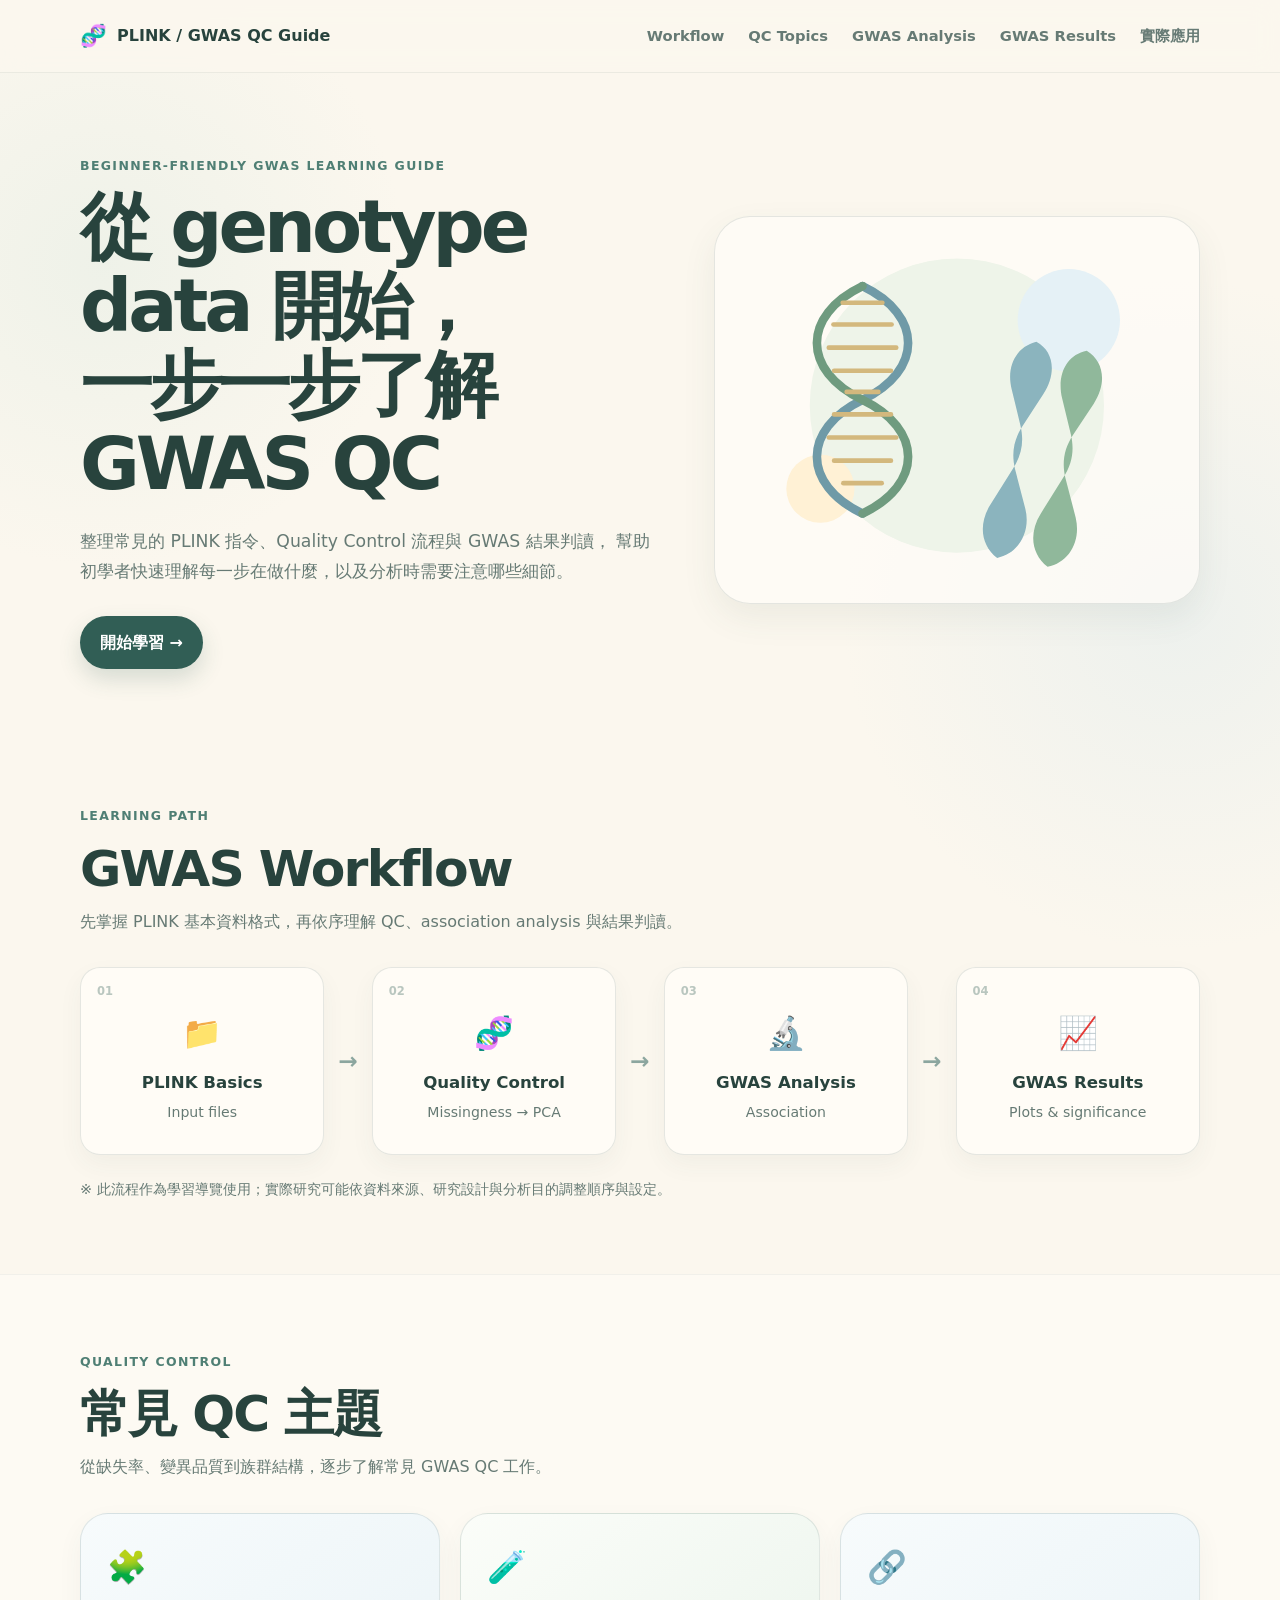
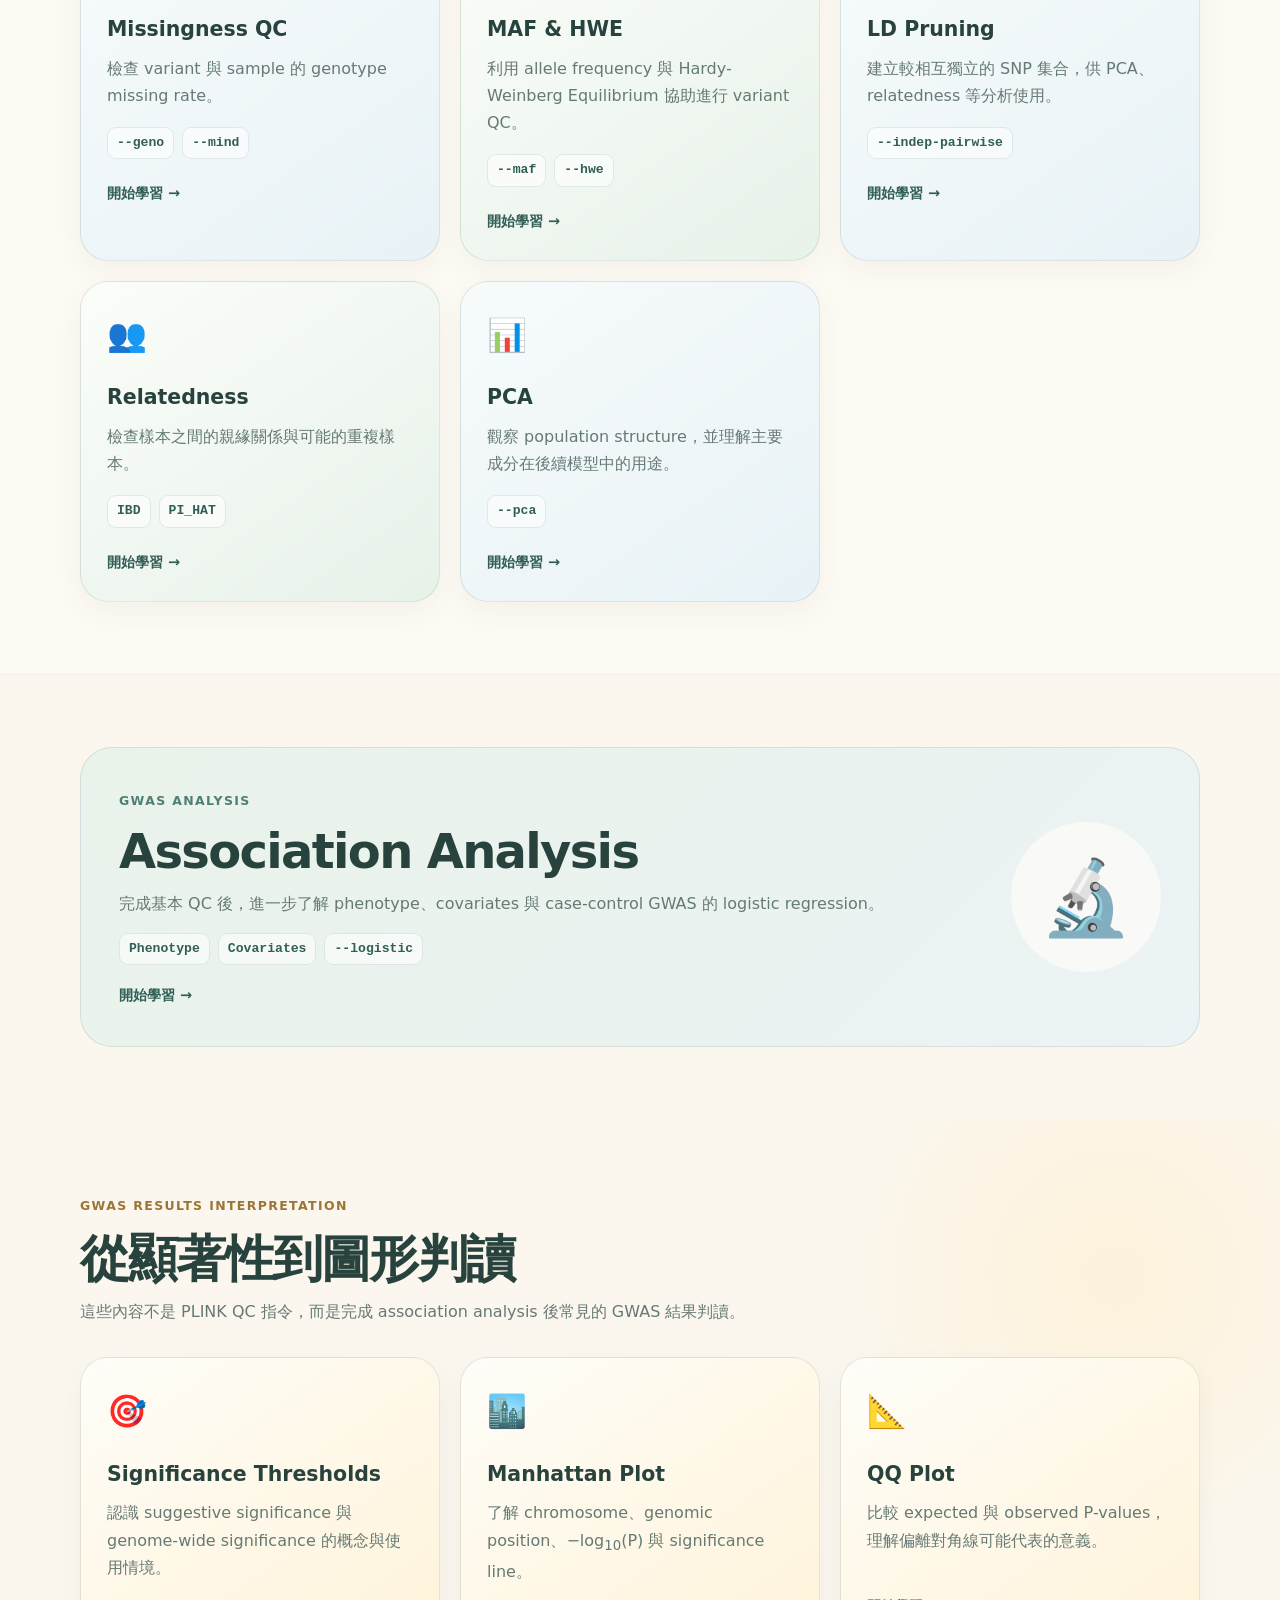
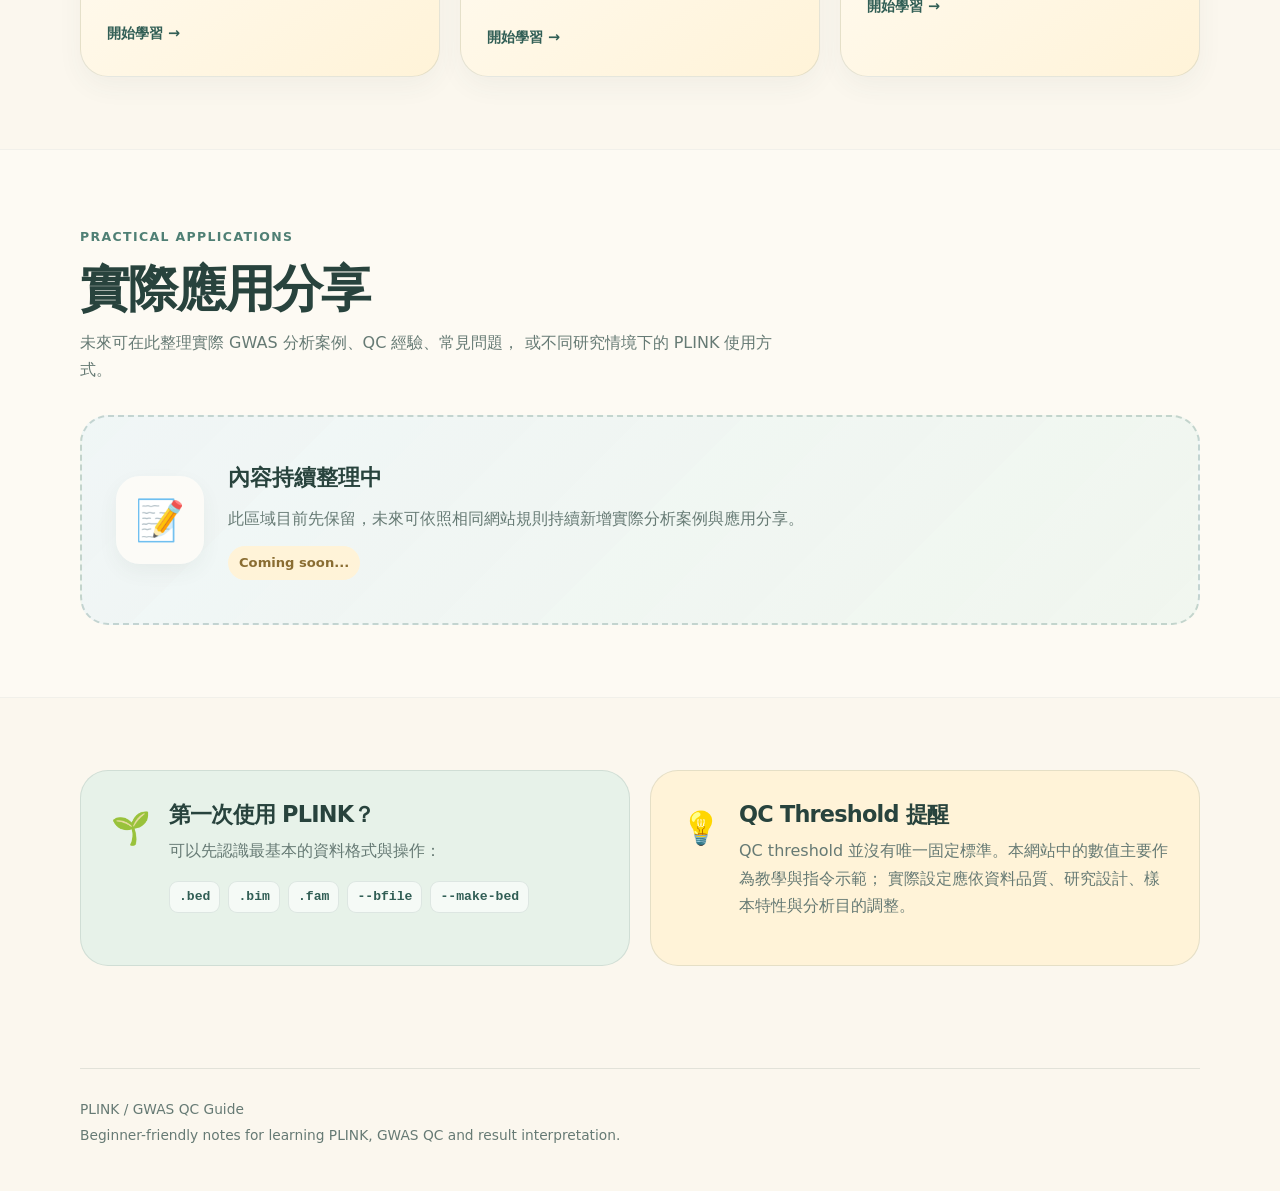
<file: index.html>
<!DOCTYPE html>
<html lang="zh-Hant">
<head>
  <meta charset="UTF-8">
  <meta name="viewport" content="width=device-width, initial-scale=1.0">
  <meta name="description" content="PLINK / GWAS QC Guide：以初學者友善方式整理常見 PLINK 指令、GWAS 品質控制流程與結果判讀。">
  <title>PLINK / GWAS QC Guide</title>
  <link rel="stylesheet" href="css/style.css">
</head>
<body>
  <header class="site-header">
    <div class="container nav-wrap">
      <a class="brand" href="#top">
        <span class="brand-icon">🧬</span>
        <span>PLINK / GWAS QC Guide</span>
      </a>
      <nav class="top-nav">
        <a href="#workflow">Workflow</a>
        <a href="#qc-topics">QC Topics</a>
        <a href="#gwas-analysis">GWAS Analysis</a>
        <a href="#gwas-results">GWAS Results</a>
        <a href="#applications">實際應用</a>
      </nav>
    </div>
  </header>

  <main id="top">
    <section class="hero">
      <div class="container hero-grid">
        <div class="hero-copy">
          <p class="eyebrow">Beginner-friendly GWAS learning guide</p>
          <h1>從 genotype data 開始，<br>一步一步了解 GWAS QC</h1>
          <p class="hero-text">
            整理常見的 PLINK 指令、Quality Control 流程與 GWAS 結果判讀，
            幫助初學者快速理解每一步在做什麼，以及分析時需要注意哪些細節。
          </p>
          <a class="primary-button" href="#workflow">開始學習 →</a>
        </div>

        <div class="hero-visual">
          <svg viewBox="0 0 420 320" role="img" aria-label="DNA 與染色體示意圖">
            <circle cx="210" cy="160" r="138" class="blob blob-one"/>
            <circle cx="315" cy="80" r="48" class="blob blob-two"/>
            <circle cx="82" cy="238" r="32" class="blob blob-three"/>

            <g transform="translate(88 48)">
              <path d="M54 0 C146 44 146 128 54 172 C-38 216 -38 300 54 344"
                    transform="scale(.62)" class="dna-line dna-a"/>
              <path d="M54 0 C-38 44 -38 128 54 172 C146 216 146 300 54 344"
                    transform="scale(.62)" class="dna-line dna-b"/>
              <g transform="scale(.62)" class="dna-rungs">
                <line x1="24" y1="25" x2="84" y2="25"/>
                <line x1="10" y1="58" x2="98" y2="58"/>
                <line x1="3" y1="93" x2="105" y2="93"/>
                <line x1="11" y1="128" x2="97" y2="128"/>
                <line x1="30" y1="160" x2="78" y2="160"/>
                <line x1="11" y1="194" x2="97" y2="194"/>
                <line x1="3" y1="229" x2="105" y2="229"/>
                <line x1="11" y1="264" x2="97" y2="264"/>
                <line x1="25" y1="298" x2="83" y2="298"/>
              </g>
            </g>

            <g transform="translate(255 95) rotate(10)">
              <path d="M30 0 C48 6 54 26 45 47 L31 80 C25 94 25 107 31 121 L47 156
                       C56 176 48 199 29 206 C12 197 6 178 14 158 L29 121
                       C35 107 35 94 29 80 L15 48 C6 28 12 8 30 0Z"
                    class="chromosome-one"/>
              <path d="M78 0 C96 7 102 27 93 48 L79 80 C73 94 73 107 79 121 L95 156
                       C104 177 96 199 77 206 C60 197 54 178 62 158 L77 121
                       C83 107 83 94 77 80 L63 48 C54 27 60 7 78 0Z"
                    class="chromosome-two"/>
            </g>
          </svg>
        </div>
      </div>
    </section>

    <section class="section" id="workflow">
      <div class="container">
        <div class="section-heading">
          <span class="section-kicker">Learning Path</span>
          <h2>GWAS Workflow</h2>
          <p>先掌握 PLINK 基本資料格式，再依序理解 QC、association analysis 與結果判讀。</p>
        </div>

        <div class="workflow-grid">
          <div class="workflow-step">
            <span class="step-number">01</span><span class="step-icon">📁</span>
            <h3>PLINK Basics</h3><p>Input files</p>
          </div>
          <span class="workflow-arrow">→</span>
          <div class="workflow-step">
            <span class="step-number">02</span><span class="step-icon">🧬</span>
            <h3>Quality Control</h3><p>Missingness → PCA</p>
          </div>
          <span class="workflow-arrow">→</span>
          <div class="workflow-step">
            <span class="step-number">03</span><span class="step-icon">🔬</span>
            <h3>GWAS Analysis</h3><p>Association</p>
          </div>
          <span class="workflow-arrow">→</span>
          <div class="workflow-step">
            <span class="step-number">04</span><span class="step-icon">📈</span>
            <h3>GWAS Results</h3><p>Plots & significance</p>
          </div>
        </div>

        <p class="workflow-note">
          ※ 此流程作為學習導覽使用；實際研究可能依資料來源、研究設計與分析目的調整順序與設定。
        </p>
      </div>
    </section>

    <section class="section section-soft" id="qc-topics">
      <div class="container">
        <div class="section-heading">
          <span class="section-kicker">Quality Control</span>
          <h2>常見 QC 主題</h2>
          <p>從缺失率、變異品質到族群結構，逐步了解常見 GWAS QC 工作。</p>
        </div>

        <div class="topic-grid">
          <article class="topic-card card-blue">
            <div class="card-icon">🧩</div>
            <h3>Missingness QC</h3>
            <p>檢查 variant 與 sample 的 genotype missing rate。</p>
            <div class="tag-row"><span class="code-tag">--geno</span><span class="code-tag">--mind</span></div>
            <a class="card-link active-link" href="pages/missingness.html">開始學習 →</a>
          </article>

          <article class="topic-card card-green">
            <div class="card-icon">🧪</div>
            <h3>MAF &amp; HWE</h3>
            <p>利用 allele frequency 與 Hardy-Weinberg Equilibrium 協助進行 variant QC。</p>
            <div class="tag-row"><span class="code-tag">--maf</span><span class="code-tag">--hwe</span></div>
            <a class="card-link active-link" href="pages/maf-hwe.html">開始學習 →</a>
          </article>

          <article class="topic-card card-blue">
            <div class="card-icon">🔗</div>
            <h3>LD Pruning</h3>
            <p>建立較相互獨立的 SNP 集合，供 PCA、relatedness 等分析使用。</p>
            <div class="tag-row"><span class="code-tag">--indep-pairwise</span></div>
            <a class="card-link active-link" href="pages/ld-pruning.html">開始學習 →</a>
          </article>

          <article class="topic-card card-green">
            <div class="card-icon">👥</div>
            <h3>Relatedness</h3>
            <p>檢查樣本之間的親緣關係與可能的重複樣本。</p>
            <div class="tag-row"><span class="code-tag">IBD</span><span class="code-tag">PI_HAT</span></div>
            <a class="card-link active-link" href="pages/relatedness.html">開始學習 →</a>
          </article>

          <article class="topic-card card-blue">
            <div class="card-icon">📊</div>
            <h3>PCA</h3>
            <p>觀察 population structure，並理解主要成分在後續模型中的用途。</p>
            <div class="tag-row"><span class="code-tag">--pca</span></div>
            <a class="card-link active-link" href="pages/pca.html">開始學習 →</a>
          </article>
        </div>
      </div>
    </section>

    <section class="section" id="gwas-analysis">
      <div class="container">
        <div class="feature-panel analysis-panel">
          <div>
            <span class="section-kicker">GWAS Analysis</span>
            <h2>Association Analysis</h2>
            <p>
              完成基本 QC 後，進一步了解 phenotype、covariates 與
              case-control GWAS 的 logistic regression。
            </p>
            <div class="tag-row">
              <span class="code-tag">Phenotype</span>
              <span class="code-tag">Covariates</span>
              <span class="code-tag">--logistic</span>
            </div>
          
            <a class="card-link active-link feature-link" href="pages/association.html">開始學習 →</a>
</div>
          <div class="panel-visual">🔬</div>
        </div>
      </div>
    </section>

    <section class="section results-section" id="gwas-results">
      <div class="container">
        <div class="section-heading">
          <span class="section-kicker warm">GWAS Results Interpretation</span>
          <h2>從顯著性到圖形判讀</h2>
          <p>這些內容不是 PLINK QC 指令，而是完成 association analysis 後常見的 GWAS 結果判讀。</p>
        </div>

        <div class="results-grid">
          <article class="result-card">
            <div class="card-icon">🎯</div>
            <h3>Significance Thresholds</h3>
            <p>認識 suggestive significance 與 genome-wide significance 的概念與使用情境。</p>
            <a class="card-link active-link" href="pages/gwas-results.html">開始學習 →</a>
          </article>

          <article class="result-card">
            <div class="card-icon">🏙️</div>
            <h3>Manhattan Plot</h3>
            <p>了解 chromosome、genomic position、−log<sub>10</sub>(P) 與 significance line。</p>
            <a class="card-link active-link" href="pages/manhattan-plot.html">開始學習 →</a>
          </article>

          <article class="result-card">
            <div class="card-icon">📐</div>
            <h3>QQ Plot</h3>
            <p>比較 expected 與 observed P-values，理解偏離對角線可能代表的意義。</p>
            <a class="card-link active-link" href="pages/qq-plot.html">開始學習 →</a>
          </article>
        </div>
      </div>
    </section>


    <section class="section section-soft" id="applications">
      <div class="container">
        <div class="section-heading">
          <span class="section-kicker">Practical Applications</span>
          <h2>實際應用分享</h2>
          <p>
            未來可在此整理實際 GWAS 分析案例、QC 經驗、常見問題，
            或不同研究情境下的 PLINK 使用方式。
          </p>
        </div>

        <div class="application-placeholder">
          <div class="placeholder-icon" aria-hidden="true">📝</div>
          <div>
            <h3>內容持續整理中</h3>
            <p>
              此區域目前先保留，未來可依照相同網站規則持續新增實際分析案例與應用分享。
            </p>
            <span class="coming-soon">Coming soon...</span>
          </div>
        </div>
      </div>
    </section>

    <section class="section" id="beginner">
      <div class="container bottom-grid">
        <article class="info-box beginner-box">
          <span class="info-icon">🌱</span>
          <div>
            <h2>第一次使用 PLINK？</h2>
            <p>可以先認識最基本的資料格式與操作：</p>
            <div class="tag-row">
              <span class="code-tag">.bed</span><span class="code-tag">.bim</span><span class="code-tag">.fam</span>
              <span class="code-tag">--bfile</span><span class="code-tag">--make-bed</span>
            </div>
          </div>
        </article>

        <article class="info-box note-box">
          <span class="info-icon">💡</span>
          <div>
            <h2>QC Threshold 提醒</h2>
            <p>
              QC threshold 並沒有唯一固定標準。本網站中的數值主要作為教學與指令示範；
              實際設定應依資料品質、研究設計、樣本特性與分析目的調整。
            </p>
          </div>
        </article>
      </div>
    </section>
  </main>

  <footer class="site-footer">
    <div class="container footer-inner">
      <p>PLINK / GWAS QC Guide</p>
      <p>Beginner-friendly notes for learning PLINK, GWAS QC and result interpretation.</p>
    </div>
  </footer>
</body>
</html>
</file>
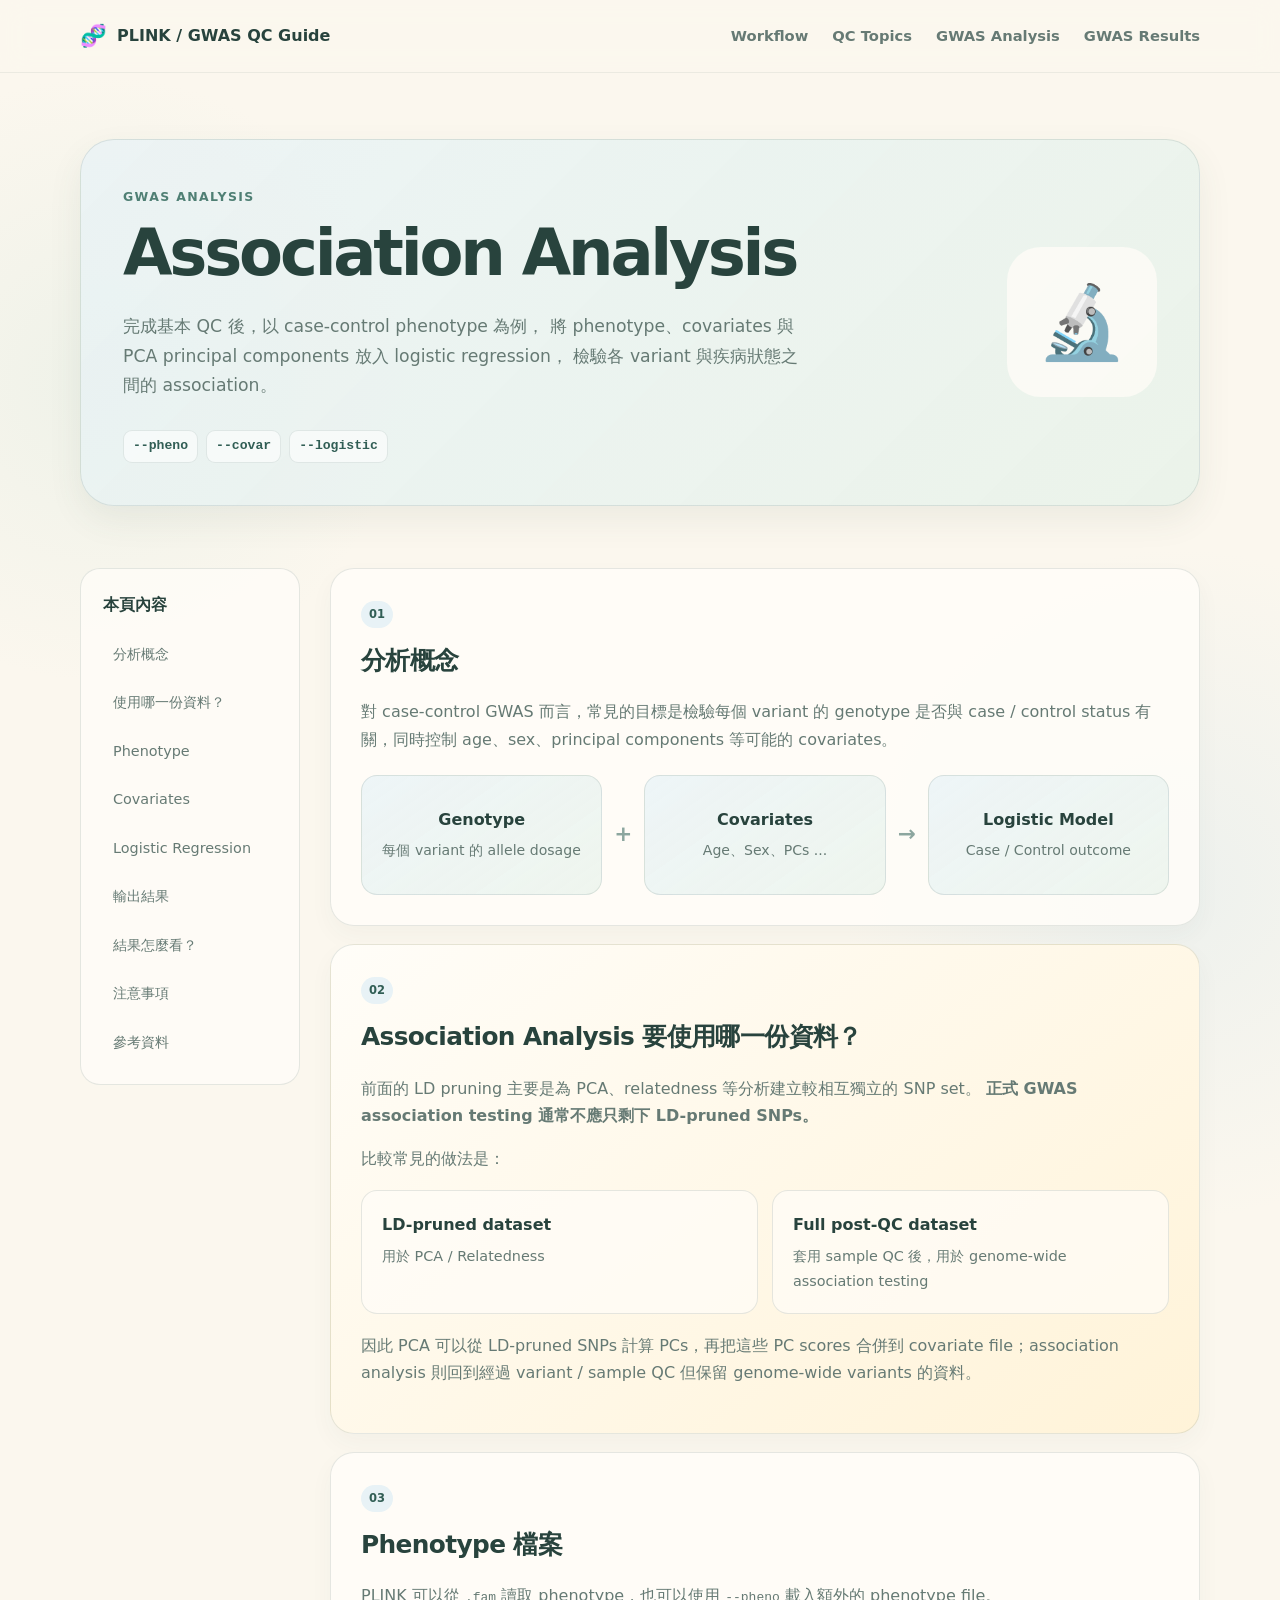
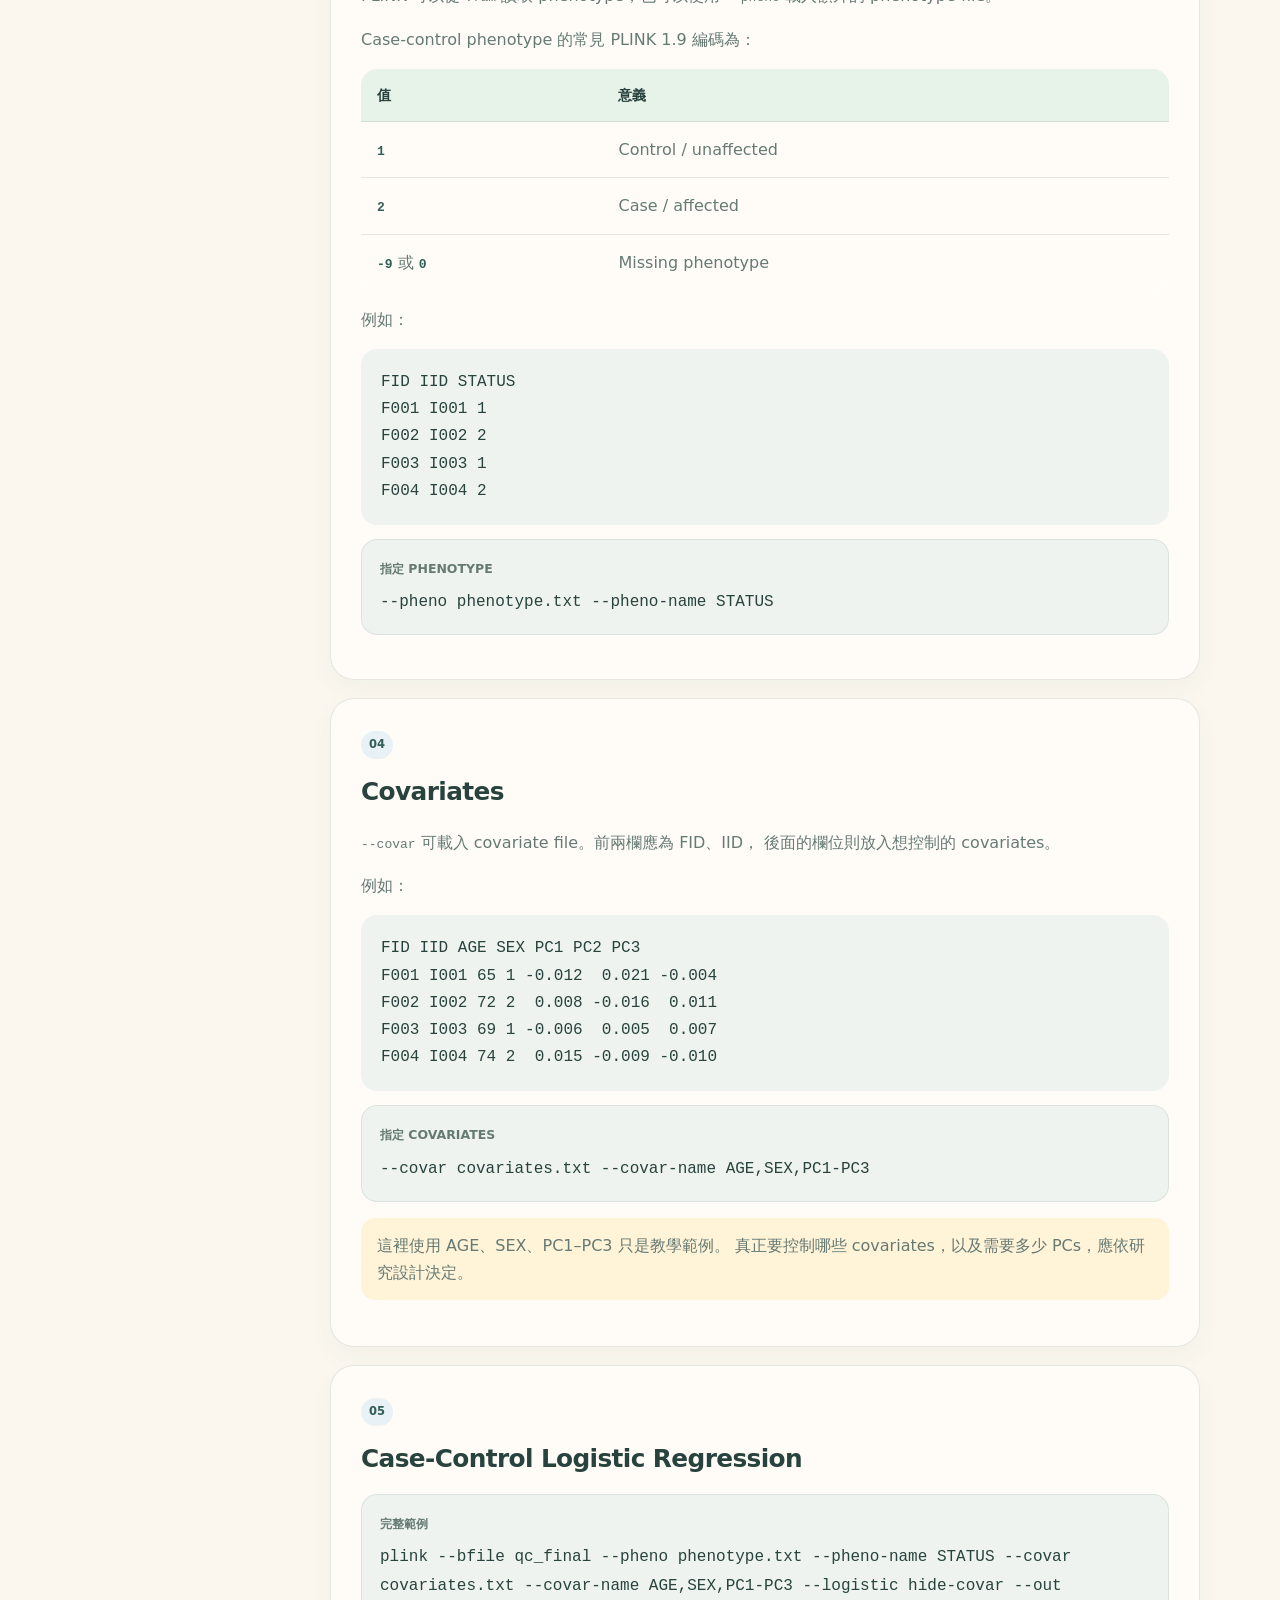
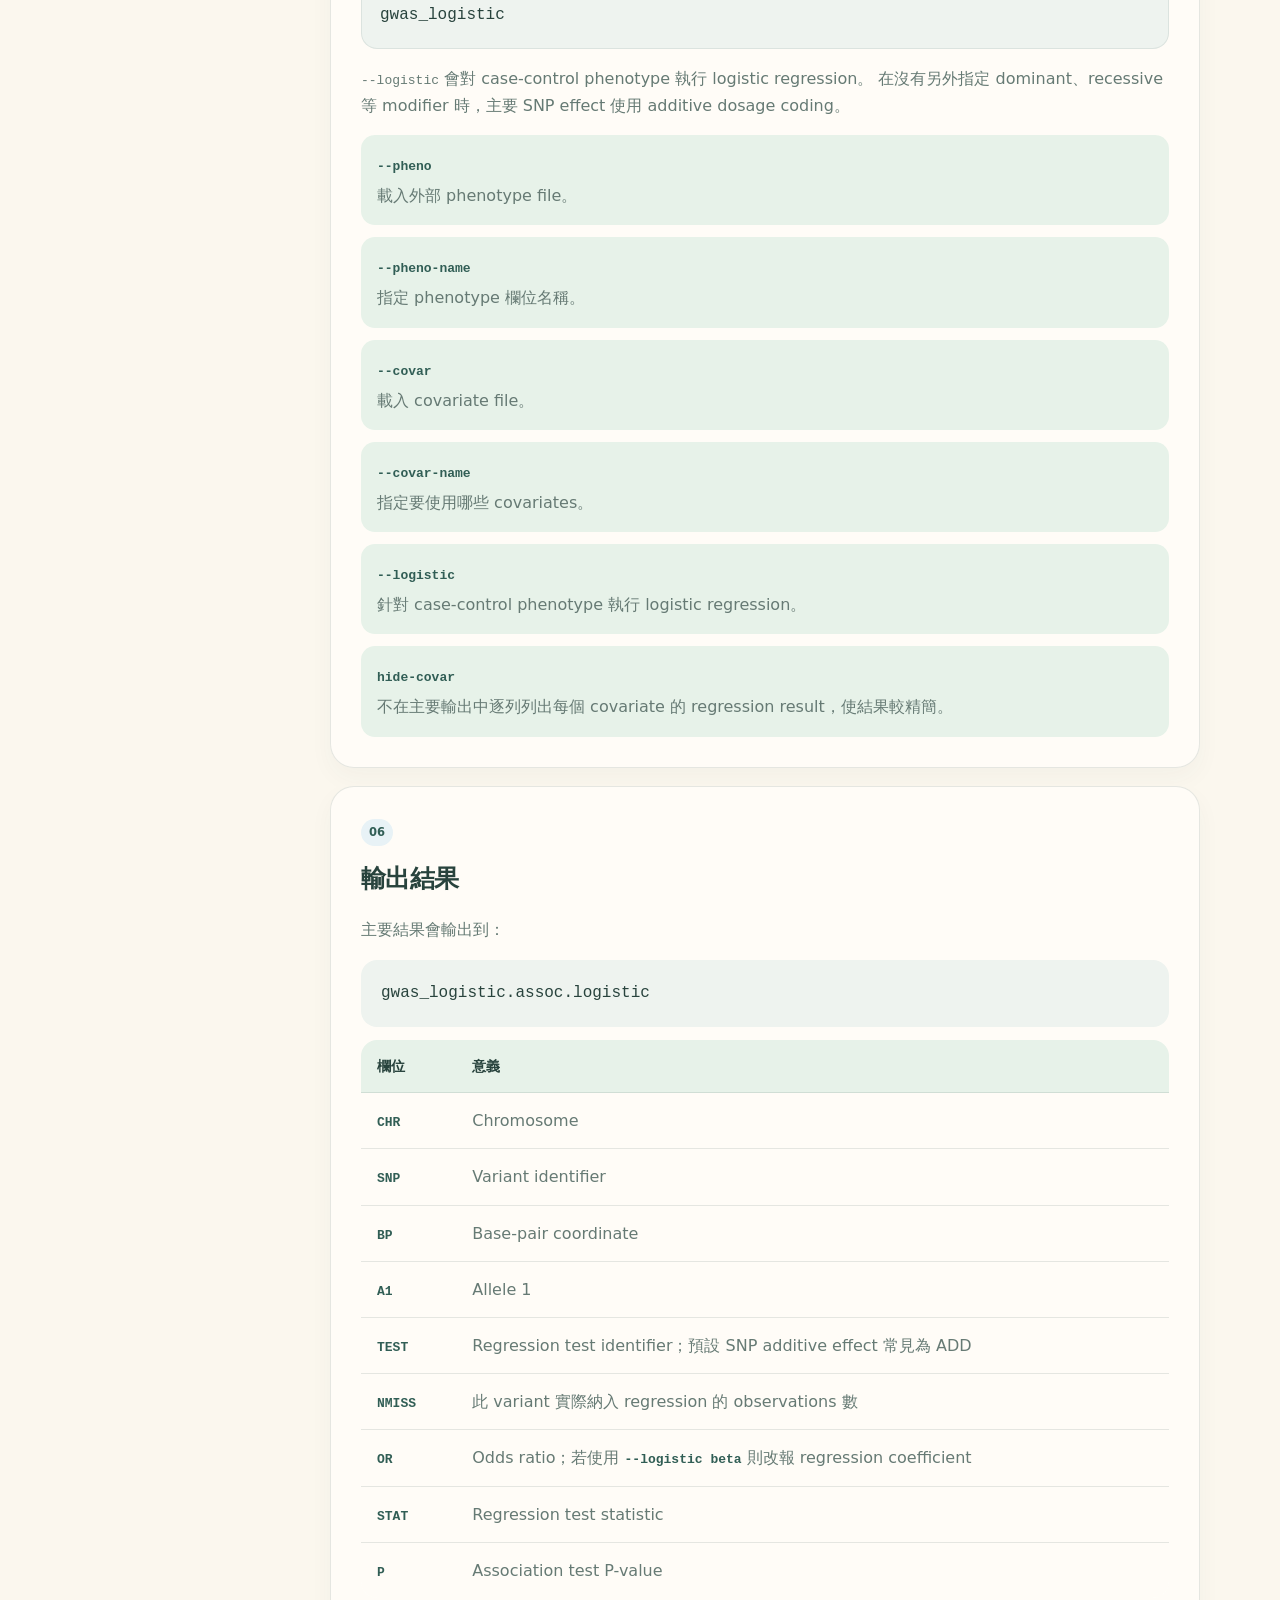
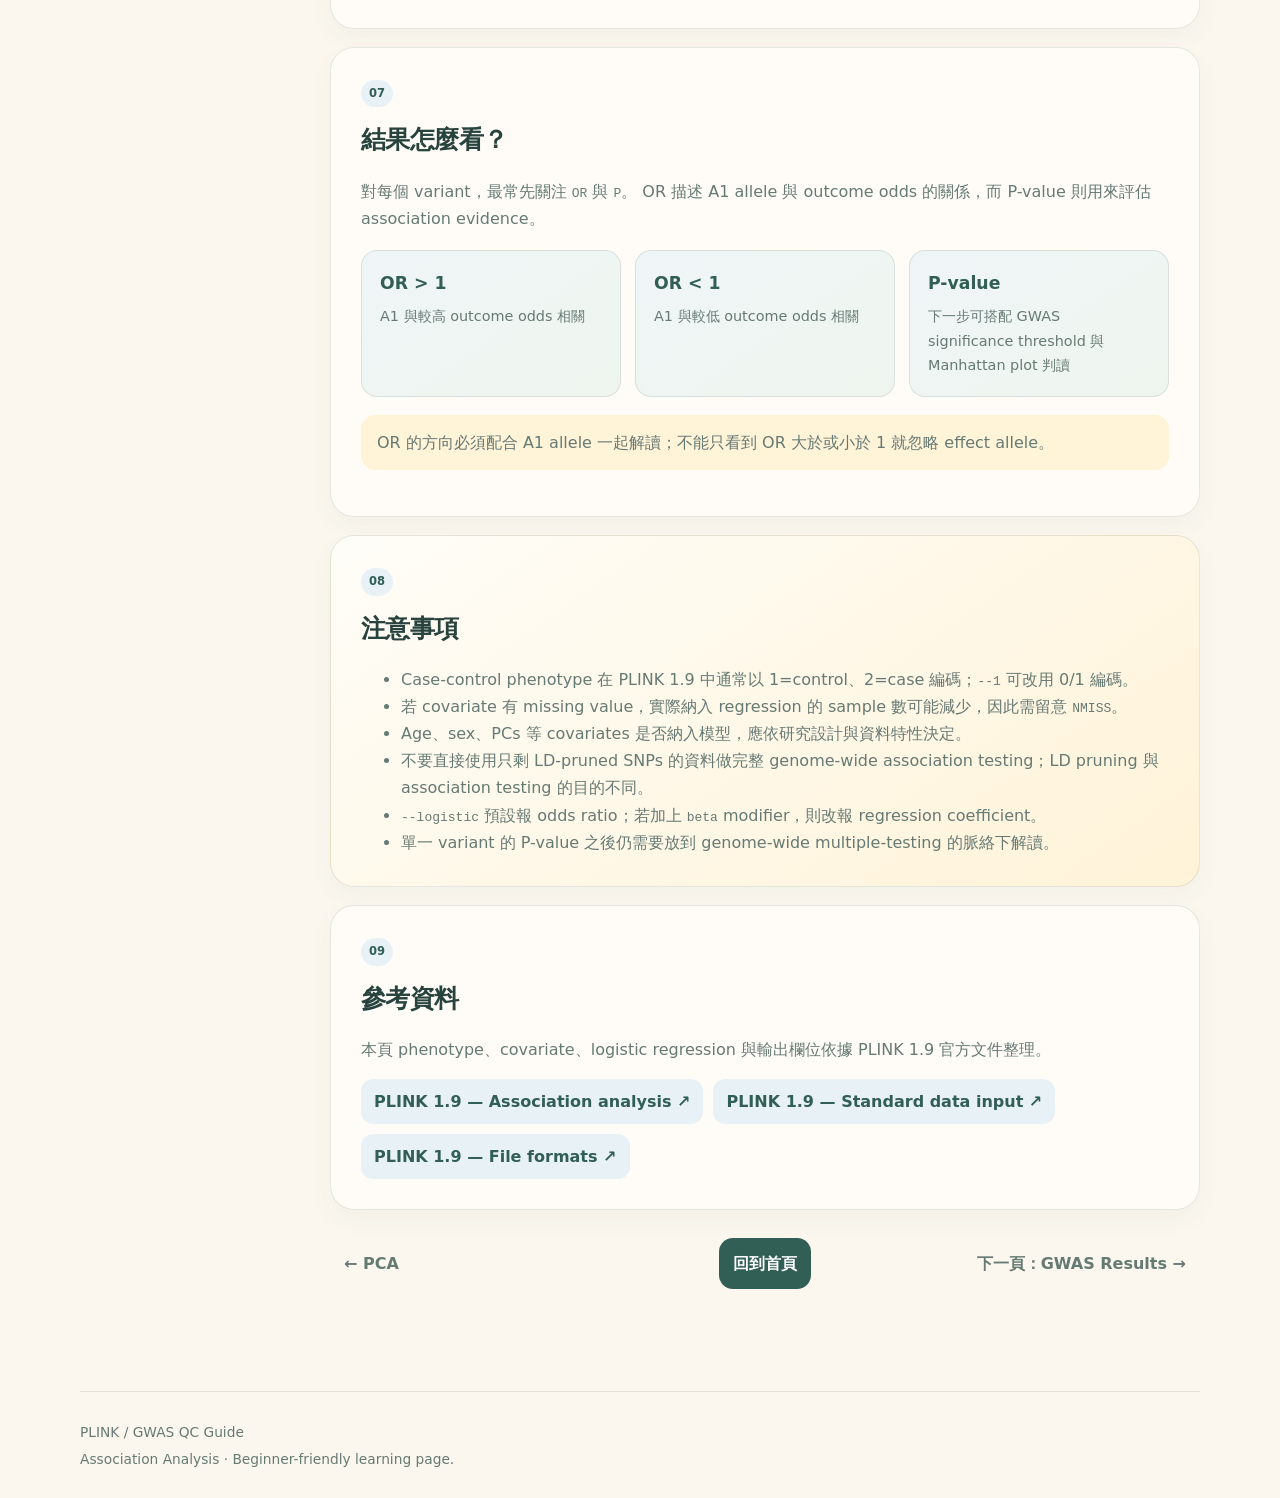
<file: pages/association.html>
<!DOCTYPE html>
<html lang="zh-Hant">
<head>
  <meta charset="UTF-8">
  <meta name="viewport" content="width=device-width, initial-scale=1.0">
  <meta name="description" content="PLINK case-control GWAS association analysis 教學：介紹 phenotype、covariates、PCA PCs、--logistic 與 .assoc.logistic 結果。">
  <title>Association Analysis | PLINK / GWAS QC Guide</title>
  <link rel="stylesheet" href="../css/style.css">
</head>
<body>
  <header class="site-header">
    <div class="container nav-wrap">
      <a class="brand" href="../index.html">
        <span class="brand-icon">🧬</span>
        <span>PLINK / GWAS QC Guide</span>
      </a>
      <nav class="top-nav">
        <a href="../index.html#workflow">Workflow</a>
        <a href="../index.html#qc-topics">QC Topics</a>
        <a href="../index.html#gwas-analysis">GWAS Analysis</a>
        <a href="../index.html#gwas-results">GWAS Results</a>
      </nav>
    </div>
  </header>

  <main>
    <section class="lesson-hero">
      <div class="container lesson-hero-grid">
        <div>
          <p class="eyebrow">GWAS Analysis</p>
          <h1>Association Analysis</h1>
          <p class="hero-text">
            完成基本 QC 後，以 case-control phenotype 為例，
            將 phenotype、covariates 與 PCA principal components 放入 logistic regression，
            檢驗各 variant 與疾病狀態之間的 association。
          </p>
          <div class="tag-row">
            <span class="code-tag">--pheno</span>
            <span class="code-tag">--covar</span>
            <span class="code-tag">--logistic</span>
          </div>
        </div>
        <div class="lesson-icon" aria-hidden="true">🔬</div>
      </div>
    </section>

    <section class="lesson-section">
      <div class="container lesson-layout">
        <aside class="lesson-sidebar">
          <p class="sidebar-title">本頁內容</p>
          <a href="#overview">分析概念</a>
          <a href="#dataset">使用哪一份資料？</a>
          <a href="#phenotype">Phenotype</a>
          <a href="#covariates">Covariates</a>
          <a href="#command">Logistic Regression</a>
          <a href="#output">輸出結果</a>
          <a href="#interpret">結果怎麼看？</a>
          <a href="#notes">注意事項</a>
          <a href="#sources">參考資料</a>
        </aside>

        <article class="lesson-content">
          <section class="lesson-card" id="overview">
            <span class="lesson-label">01</span>
            <h2>分析概念</h2>
            <p>
              對 case-control GWAS 而言，常見的目標是檢驗每個 variant 的 genotype
              是否與 case / control status 有關，同時控制 age、sex、principal components
              等可能的 covariates。
            </p>

            <div class="concept-flow">
              <div class="mini-step">
                <strong>Genotype</strong>
                <span>每個 variant 的 allele dosage</span>
              </div>
              <span class="mini-arrow">+</span>
              <div class="mini-step">
                <strong>Covariates</strong>
                <span>Age、Sex、PCs ...</span>
              </div>
              <span class="mini-arrow">→</span>
              <div class="mini-step">
                <strong>Logistic Model</strong>
                <span>Case / Control outcome</span>
              </div>
            </div>
          </section>

          <section class="lesson-card note-card" id="dataset">
            <span class="lesson-label">02</span>
            <h2>Association Analysis 要使用哪一份資料？</h2>
            <p>
              前面的 LD pruning 主要是為 PCA、relatedness 等分析建立較相互獨立的 SNP set。
              <strong>正式 GWAS association testing 通常不應只剩下 LD-pruned SNPs。</strong>
            </p>
            <p>
              比較常見的做法是：
            </p>

            <div class="dataset-paths">
              <div class="dataset-path">
                <strong>LD-pruned dataset</strong>
                <span>用於 PCA / Relatedness</span>
              </div>
              <div class="dataset-path">
                <strong>Full post-QC dataset</strong>
                <span>套用 sample QC 後，用於 genome-wide association testing</span>
              </div>
            </div>

            <p>
              因此 PCA 可以從 LD-pruned SNPs 計算 PCs，再把這些 PC scores
              合併到 covariate file；association analysis 則回到經過 variant / sample QC
              但保留 genome-wide variants 的資料。
            </p>
          </section>

          <section class="lesson-card" id="phenotype">
            <span class="lesson-label">03</span>
            <h2>Phenotype 檔案</h2>
            <p>
              PLINK 可以從 <code>.fam</code> 讀取 phenotype，也可以使用
              <code>--pheno</code> 載入額外的 phenotype file。
            </p>

            <p>Case-control phenotype 的常見 PLINK 1.9 編碼為：</p>

            <div class="output-table-wrap">
              <table class="guide-table">
                <thead>
                  <tr>
                    <th>值</th>
                    <th>意義</th>
                  </tr>
                </thead>
                <tbody>
                  <tr>
                    <td><code>1</code></td>
                    <td>Control / unaffected</td>
                  </tr>
                  <tr>
                    <td><code>2</code></td>
                    <td>Case / affected</td>
                  </tr>
                  <tr>
                    <td><code>-9</code> 或 <code>0</code></td>
                    <td>Missing phenotype</td>
                  </tr>
                </tbody>
              </table>
            </div>

            <p>例如：</p>

            <pre class="code-panel"><code>FID IID STATUS
F001 I001 1
F002 I002 2
F003 I003 1
F004 I004 2</code></pre>

            <div class="command-block">
              <span class="command-title">指定 phenotype</span>
              <code>--pheno phenotype.txt --pheno-name STATUS</code>
            </div>
          </section>

          <section class="lesson-card" id="covariates">
            <span class="lesson-label">04</span>
            <h2>Covariates</h2>
            <p>
              <code>--covar</code> 可載入 covariate file。前兩欄應為 FID、IID，
              後面的欄位則放入想控制的 covariates。
            </p>

            <p>例如：</p>

            <pre class="code-panel"><code>FID IID AGE SEX PC1 PC2 PC3
F001 I001 65 1 -0.012  0.021 -0.004
F002 I002 72 2  0.008 -0.016  0.011
F003 I003 69 1 -0.006  0.005  0.007
F004 I004 74 2  0.015 -0.009 -0.010</code></pre>

            <div class="command-block">
              <span class="command-title">指定 covariates</span>
              <code>--covar covariates.txt --covar-name AGE,SEX,PC1-PC3</code>
            </div>

            <p class="example-note">
              這裡使用 AGE、SEX、PC1–PC3 只是教學範例。
              真正要控制哪些 covariates，以及需要多少 PCs，應依研究設計決定。
            </p>
          </section>

          <section class="lesson-card" id="command">
            <span class="lesson-label">05</span>
            <h2>Case-Control Logistic Regression</h2>

            <div class="command-block">
              <span class="command-title">完整範例</span>
              <code>plink --bfile qc_final --pheno phenotype.txt --pheno-name STATUS --covar covariates.txt --covar-name AGE,SEX,PC1-PC3 --logistic hide-covar --out gwas_logistic</code>
            </div>

            <p>
              <code>--logistic</code> 會對 case-control phenotype 執行 logistic regression。
              在沒有另外指定 dominant、recessive 等 modifier 時，主要 SNP effect 使用 additive dosage coding。
            </p>

            <div class="parameter-list">
              <div>
                <code>--pheno</code>
                <p>載入外部 phenotype file。</p>
              </div>
              <div>
                <code>--pheno-name</code>
                <p>指定 phenotype 欄位名稱。</p>
              </div>
              <div>
                <code>--covar</code>
                <p>載入 covariate file。</p>
              </div>
              <div>
                <code>--covar-name</code>
                <p>指定要使用哪些 covariates。</p>
              </div>
              <div>
                <code>--logistic</code>
                <p>針對 case-control phenotype 執行 logistic regression。</p>
              </div>
              <div>
                <code>hide-covar</code>
                <p>不在主要輸出中逐列列出每個 covariate 的 regression result，使結果較精簡。</p>
              </div>
            </div>
          </section>

          <section class="lesson-card" id="output">
            <span class="lesson-label">06</span>
            <h2>輸出結果</h2>
            <p>主要結果會輸出到：</p>

            <pre class="code-panel"><code>gwas_logistic.assoc.logistic</code></pre>

            <div class="output-table-wrap">
              <table class="guide-table">
                <thead>
                  <tr>
                    <th>欄位</th>
                    <th>意義</th>
                  </tr>
                </thead>
                <tbody>
                  <tr>
                    <td><code>CHR</code></td>
                    <td>Chromosome</td>
                  </tr>
                  <tr>
                    <td><code>SNP</code></td>
                    <td>Variant identifier</td>
                  </tr>
                  <tr>
                    <td><code>BP</code></td>
                    <td>Base-pair coordinate</td>
                  </tr>
                  <tr>
                    <td><code>A1</code></td>
                    <td>Allele 1</td>
                  </tr>
                  <tr>
                    <td><code>TEST</code></td>
                    <td>Regression test identifier；預設 SNP additive effect 常見為 ADD</td>
                  </tr>
                  <tr>
                    <td><code>NMISS</code></td>
                    <td>此 variant 實際納入 regression 的 observations 數</td>
                  </tr>
                  <tr>
                    <td><code>OR</code></td>
                    <td>Odds ratio；若使用 <code>--logistic beta</code> 則改報 regression coefficient</td>
                  </tr>
                  <tr>
                    <td><code>STAT</code></td>
                    <td>Regression test statistic</td>
                  </tr>
                  <tr>
                    <td><code>P</code></td>
                    <td>Association test P-value</td>
                  </tr>
                </tbody>
              </table>
            </div>
          </section>

          <section class="lesson-card" id="interpret">
            <span class="lesson-label">07</span>
            <h2>結果怎麼看？</h2>
            <p>
              對每個 variant，最常先關注 <code>OR</code> 與 <code>P</code>。
              OR 描述 A1 allele 與 outcome odds 的關係，而 P-value 則用來評估 association evidence。
            </p>

            <div class="result-interpret-grid">
              <div class="interpret-box">
                <strong>OR &gt; 1</strong>
                <span>A1 與較高 outcome odds 相關</span>
              </div>
              <div class="interpret-box">
                <strong>OR &lt; 1</strong>
                <span>A1 與較低 outcome odds 相關</span>
              </div>
              <div class="interpret-box">
                <strong>P-value</strong>
                <span>下一步可搭配 GWAS significance threshold 與 Manhattan plot 判讀</span>
              </div>
            </div>

            <p class="example-note">
              OR 的方向必須配合 A1 allele 一起解讀；不能只看到 OR 大於或小於 1 就忽略 effect allele。
            </p>
          </section>

          <section class="lesson-card note-card" id="notes">
            <span class="lesson-label">08</span>
            <h2>注意事項</h2>
            <ul>
              <li>Case-control phenotype 在 PLINK 1.9 中通常以 1=control、2=case 編碼；<code>--1</code> 可改用 0/1 編碼。</li>
              <li>若 covariate 有 missing value，實際納入 regression 的 sample 數可能減少，因此需留意 <code>NMISS</code>。</li>
              <li>Age、sex、PCs 等 covariates 是否納入模型，應依研究設計與資料特性決定。</li>
              <li>不要直接使用只剩 LD-pruned SNPs 的資料做完整 genome-wide association testing；LD pruning 與 association testing 的目的不同。</li>
              <li><code>--logistic</code> 預設報 odds ratio；若加上 <code>beta</code> modifier，則改報 regression coefficient。</li>
              <li>單一 variant 的 P-value 之後仍需要放到 genome-wide multiple-testing 的脈絡下解讀。</li>
            </ul>
          </section>

          <section class="lesson-card" id="sources">
            <span class="lesson-label">09</span>
            <h2>參考資料</h2>
            <p>本頁 phenotype、covariate、logistic regression 與輸出欄位依據 PLINK 1.9 官方文件整理。</p>
            <div class="source-links">
              <a class="reference-link" href="https://www.cog-genomics.org/plink/1.9/assoc" target="_blank" rel="noopener">
                PLINK 1.9 — Association analysis ↗
              </a>
              <a class="reference-link" href="https://www.cog-genomics.org/plink/1.9/input" target="_blank" rel="noopener">
                PLINK 1.9 — Standard data input ↗
              </a>
              <a class="reference-link" href="https://www.cog-genomics.org/plink/1.9/formats" target="_blank" rel="noopener">
                PLINK 1.9 — File formats ↗
              </a>
            </div>
          </section>

          <nav class="lesson-pagination" aria-label="教學頁導覽">
            <a class="page-nav muted-link" href="pca.html">← PCA</a>
            <a class="page-nav home-link" href="../index.html">回到首頁</a>
            <a class="page-nav muted-link" href="gwas-results.html">下一頁：GWAS Results →</a>
          </nav>
        </article>
      </div>
    </section>
  </main>

  <footer class="site-footer">
    <div class="container footer-inner">
      <p>PLINK / GWAS QC Guide</p>
      <p>Association Analysis · Beginner-friendly learning page.</p>
    </div>
  </footer>
</body>
</html>
</file>
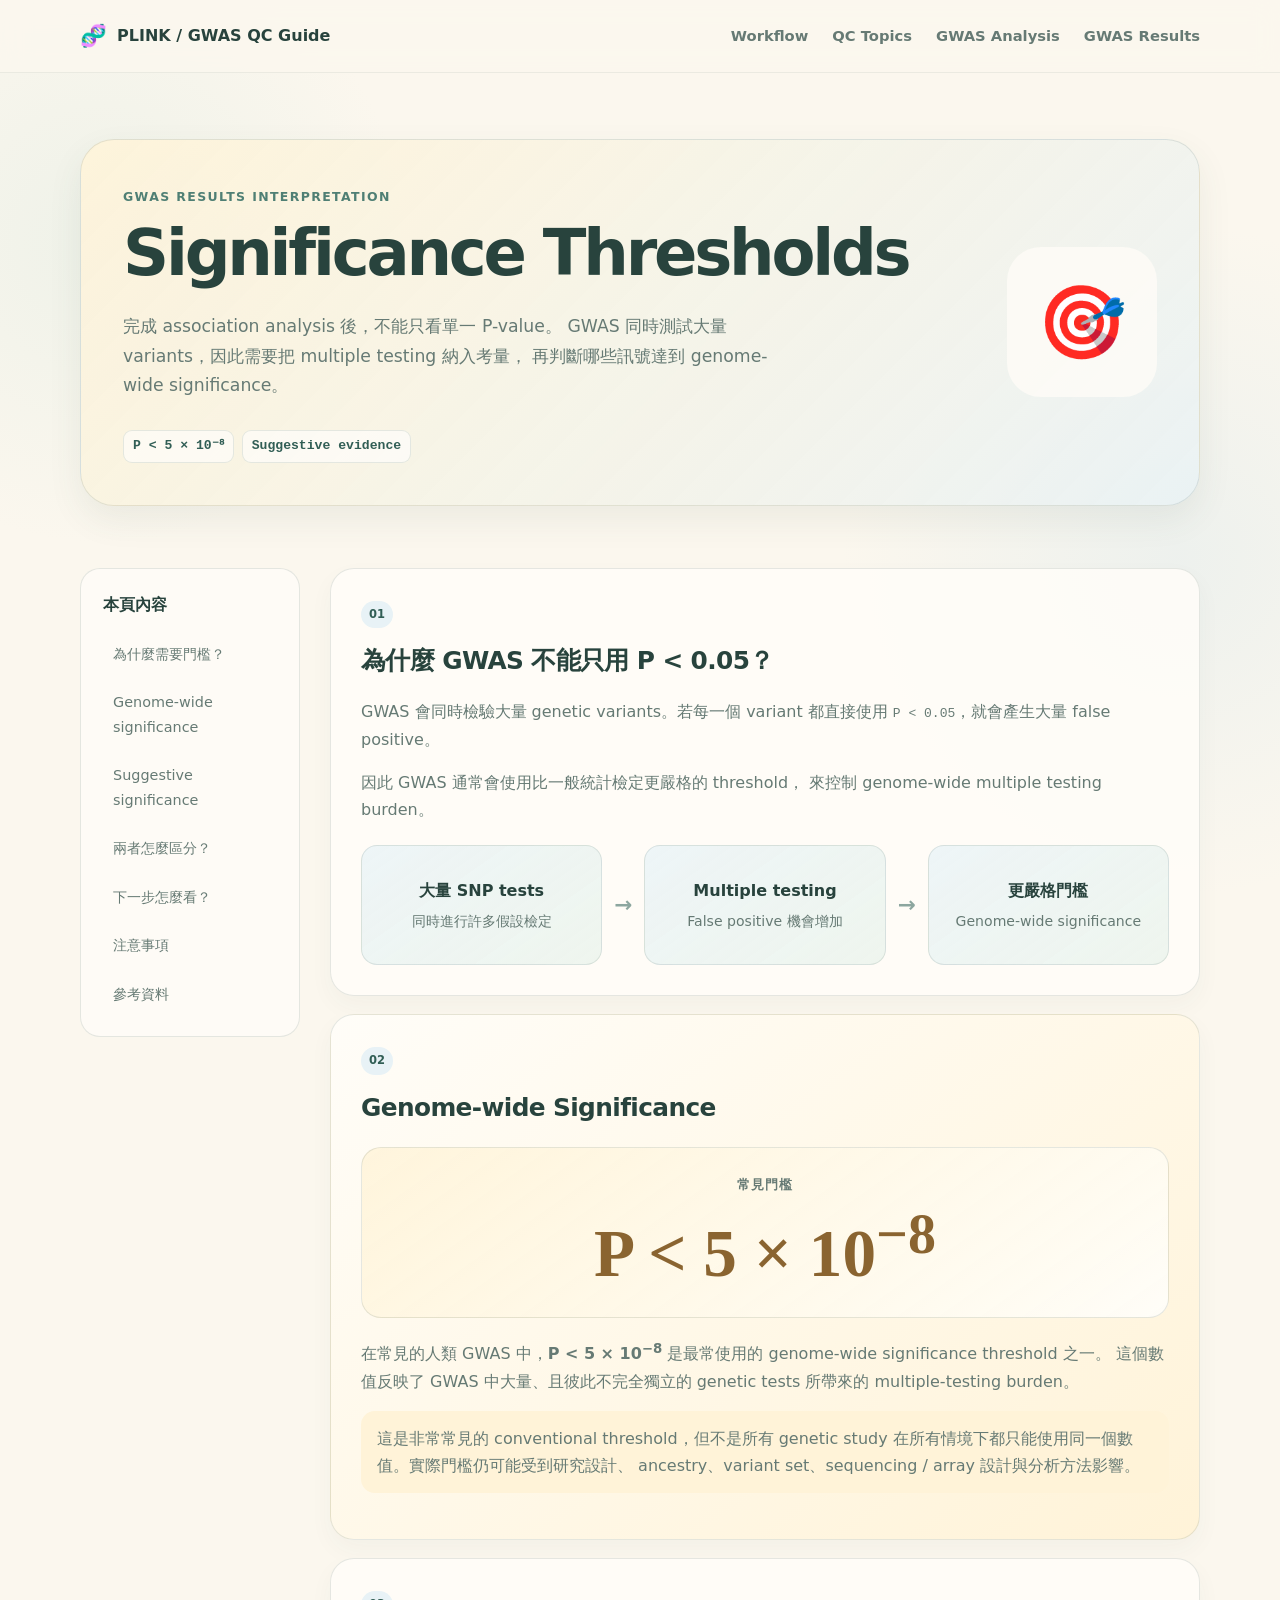
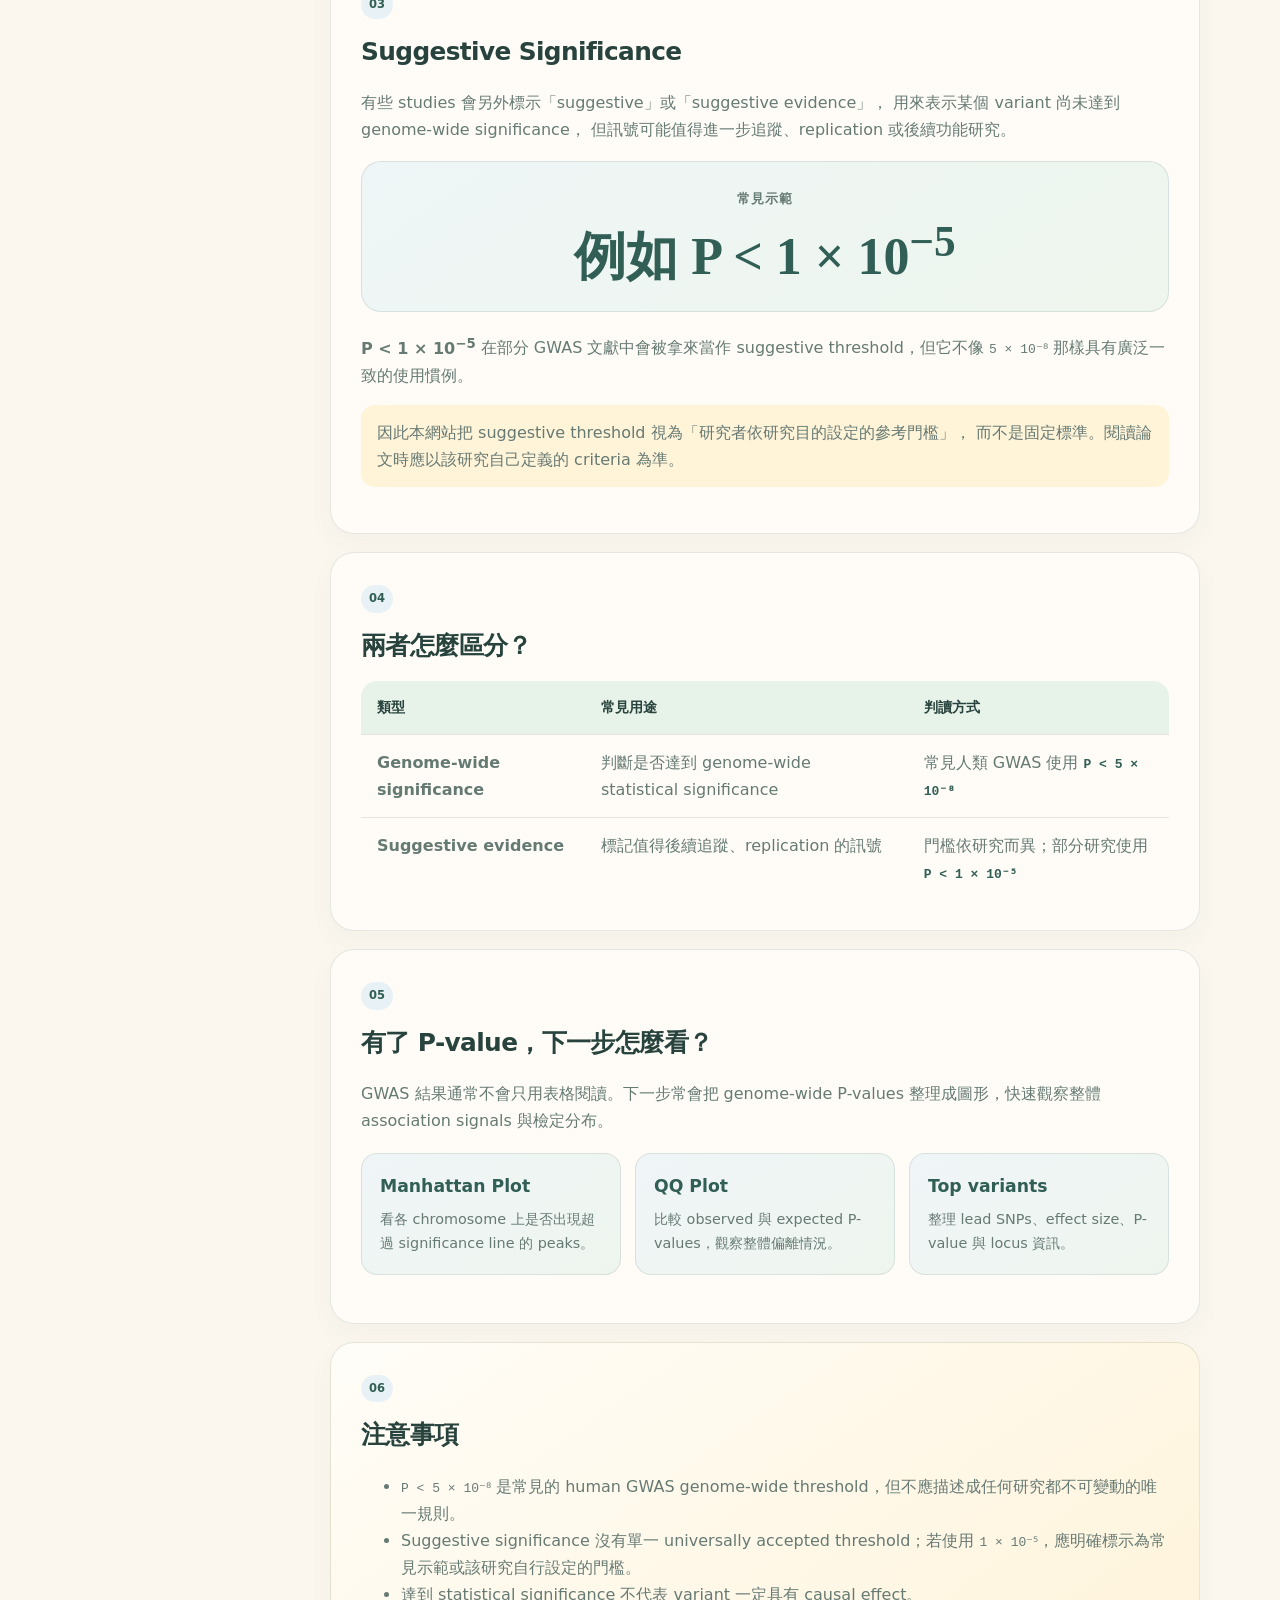
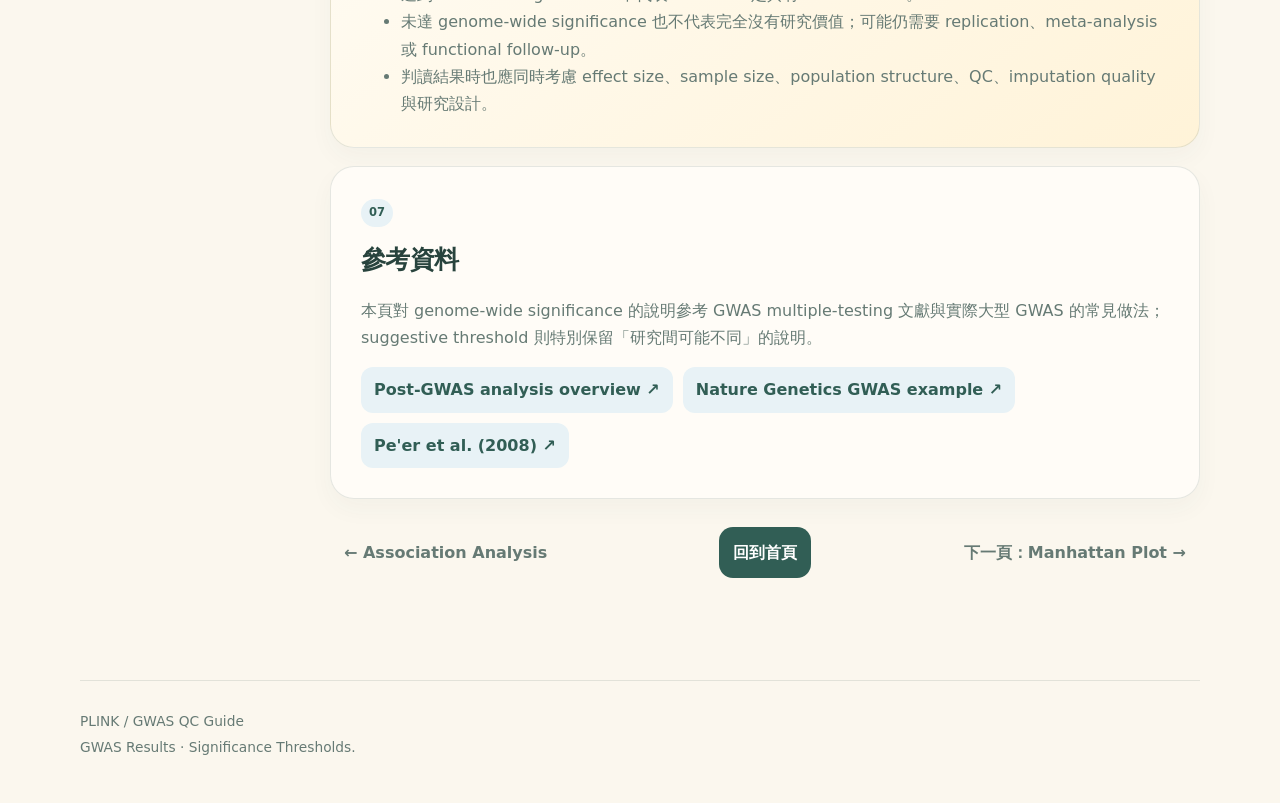
<file: pages/gwas-results.html>
<!DOCTYPE html>
<html lang="zh-Hant">
<head>
  <meta charset="UTF-8">
  <meta name="viewport" content="width=device-width, initial-scale=1.0">
  <meta name="description" content="GWAS Results 教學：介紹 genome-wide significance、suggestive significance，以及後續 Manhattan Plot 與 QQ Plot 的判讀方向。">
  <title>GWAS Results | PLINK / GWAS QC Guide</title>
  <link rel="stylesheet" href="../css/style.css">
</head>
<body>
  <header class="site-header">
    <div class="container nav-wrap">
      <a class="brand" href="../index.html">
        <span class="brand-icon">🧬</span>
        <span>PLINK / GWAS QC Guide</span>
      </a>
      <nav class="top-nav">
        <a href="../index.html#workflow">Workflow</a>
        <a href="../index.html#qc-topics">QC Topics</a>
        <a href="../index.html#gwas-analysis">GWAS Analysis</a>
        <a href="../index.html#gwas-results">GWAS Results</a>
      </nav>
    </div>
  </header>

  <main>
    <section class="lesson-hero results-hero">
      <div class="container lesson-hero-grid">
        <div>
          <p class="eyebrow">GWAS Results Interpretation</p>
          <h1>Significance Thresholds</h1>
          <p class="hero-text">
            完成 association analysis 後，不能只看單一 P-value。
            GWAS 同時測試大量 variants，因此需要把 multiple testing 納入考量，
            再判斷哪些訊號達到 genome-wide significance。
          </p>
          <div class="tag-row">
            <span class="code-tag">P &lt; 5 × 10⁻⁸</span>
            <span class="code-tag">Suggestive evidence</span>
          </div>
        </div>
        <div class="lesson-icon" aria-hidden="true">🎯</div>
      </div>
    </section>

    <section class="lesson-section">
      <div class="container lesson-layout">
        <aside class="lesson-sidebar">
          <p class="sidebar-title">本頁內容</p>
          <a href="#why">為什麼需要門檻？</a>
          <a href="#genome-wide">Genome-wide significance</a>
          <a href="#suggestive">Suggestive significance</a>
          <a href="#compare">兩者怎麼區分？</a>
          <a href="#next">下一步怎麼看？</a>
          <a href="#notes">注意事項</a>
          <a href="#sources">參考資料</a>
        </aside>

        <article class="lesson-content">
          <section class="lesson-card" id="why">
            <span class="lesson-label">01</span>
            <h2>為什麼 GWAS 不能只用 P &lt; 0.05？</h2>
            <p>
              GWAS 會同時檢驗大量 genetic variants。若每一個 variant 都直接使用
              <code>P &lt; 0.05</code>，就會產生大量 false positive。
            </p>
            <p>
              因此 GWAS 通常會使用比一般統計檢定更嚴格的 threshold，
              來控制 genome-wide multiple testing burden。
            </p>

            <div class="concept-flow">
              <div class="mini-step">
                <strong>大量 SNP tests</strong>
                <span>同時進行許多假設檢定</span>
              </div>
              <span class="mini-arrow">→</span>
              <div class="mini-step">
                <strong>Multiple testing</strong>
                <span>False positive 機會增加</span>
              </div>
              <span class="mini-arrow">→</span>
              <div class="mini-step">
                <strong>更嚴格門檻</strong>
                <span>Genome-wide significance</span>
              </div>
            </div>
          </section>

          <section class="lesson-card significance-card" id="genome-wide">
            <span class="lesson-label">02</span>
            <h2>Genome-wide Significance</h2>

            <div class="threshold-display">
              <span class="threshold-label">常見門檻</span>
              <div class="threshold-value">P &lt; 5 × 10<sup>−8</sup></div>
            </div>

            <p>
              在常見的人類 GWAS 中，<strong>P &lt; 5 × 10<sup>−8</sup></strong>
              是最常使用的 genome-wide significance threshold 之一。
              這個數值反映了 GWAS 中大量、且彼此不完全獨立的 genetic tests 所帶來的 multiple-testing burden。
            </p>

            <p class="example-note">
              這是非常常見的 conventional threshold，但不是所有 genetic study
              在所有情境下都只能使用同一個數值。實際門檻仍可能受到研究設計、
              ancestry、variant set、sequencing / array 設計與分析方法影響。
            </p>
          </section>

          <section class="lesson-card" id="suggestive">
            <span class="lesson-label">03</span>
            <h2>Suggestive Significance</h2>
            <p>
              有些 studies 會另外標示「suggestive」或「suggestive evidence」，
              用來表示某個 variant 尚未達到 genome-wide significance，
              但訊號可能值得進一步追蹤、replication 或後續功能研究。
            </p>

            <div class="threshold-display soft">
              <span class="threshold-label">常見示範</span>
              <div class="threshold-value smaller">例如 P &lt; 1 × 10<sup>−5</sup></div>
            </div>

            <p>
              <strong>P &lt; 1 × 10<sup>−5</sup></strong> 在部分 GWAS 文獻中會被拿來當作
              suggestive threshold，但它不像 <code>5 × 10⁻⁸</code> 那樣具有廣泛一致的使用慣例。
            </p>

            <p class="example-note">
              因此本網站把 suggestive threshold 視為「研究者依研究目的設定的參考門檻」，
              而不是固定標準。閱讀論文時應以該研究自己定義的 criteria 為準。
            </p>
          </section>

          <section class="lesson-card" id="compare">
            <span class="lesson-label">04</span>
            <h2>兩者怎麼區分？</h2>

            <div class="output-table-wrap">
              <table class="guide-table">
                <thead>
                  <tr>
                    <th>類型</th>
                    <th>常見用途</th>
                    <th>判讀方式</th>
                  </tr>
                </thead>
                <tbody>
                  <tr>
                    <td><strong>Genome-wide significance</strong></td>
                    <td>判斷是否達到 genome-wide statistical significance</td>
                    <td>常見人類 GWAS 使用 <code>P &lt; 5 × 10⁻⁸</code></td>
                  </tr>
                  <tr>
                    <td><strong>Suggestive evidence</strong></td>
                    <td>標記值得後續追蹤、replication 的訊號</td>
                    <td>門檻依研究而異；部分研究使用 <code>P &lt; 1 × 10⁻⁵</code></td>
                  </tr>
                </tbody>
              </table>
            </div>
          </section>

          <section class="lesson-card" id="next">
            <span class="lesson-label">05</span>
            <h2>有了 P-value，下一步怎麼看？</h2>
            <p>
              GWAS 結果通常不會只用表格閱讀。下一步常會把 genome-wide P-values
              整理成圖形，快速觀察整體 association signals 與檢定分布。
            </p>

            <div class="result-interpret-grid">
              <div class="interpret-box">
                <strong>Manhattan Plot</strong>
                <span>看各 chromosome 上是否出現超過 significance line 的 peaks。</span>
              </div>
              <div class="interpret-box">
                <strong>QQ Plot</strong>
                <span>比較 observed 與 expected P-values，觀察整體偏離情況。</span>
              </div>
              <div class="interpret-box">
                <strong>Top variants</strong>
                <span>整理 lead SNPs、effect size、P-value 與 locus 資訊。</span>
              </div>
            </div>
          </section>

          <section class="lesson-card note-card" id="notes">
            <span class="lesson-label">06</span>
            <h2>注意事項</h2>
            <ul>
              <li><code>P &lt; 5 × 10⁻⁸</code> 是常見的 human GWAS genome-wide threshold，但不應描述成任何研究都不可變動的唯一規則。</li>
              <li>Suggestive significance 沒有單一 universally accepted threshold；若使用 <code>1 × 10⁻⁵</code>，應明確標示為常見示範或該研究自行設定的門檻。</li>
              <li>達到 statistical significance 不代表 variant 一定具有 causal effect。</li>
              <li>未達 genome-wide significance 也不代表完全沒有研究價值；可能仍需要 replication、meta-analysis 或 functional follow-up。</li>
              <li>判讀結果時也應同時考慮 effect size、sample size、population structure、QC、imputation quality 與研究設計。</li>
            </ul>
          </section>

          <section class="lesson-card" id="sources">
            <span class="lesson-label">07</span>
            <h2>參考資料</h2>
            <p>
              本頁對 genome-wide significance 的說明參考 GWAS multiple-testing 文獻與實際大型 GWAS 的常見做法；
              suggestive threshold 則特別保留「研究間可能不同」的說明。
            </p>

            <div class="source-links">
              <a class="reference-link" href="https://pmc.ncbi.nlm.nih.gov/articles/PMC8847724/" target="_blank" rel="noopener">
                Post-GWAS analysis overview ↗
              </a>
              <a class="reference-link" href="https://www.nature.com/articles/s41588-023-01343-9" target="_blank" rel="noopener">
                Nature Genetics GWAS example ↗
              </a>
              <a class="reference-link" href="https://doi.org/10.1002/gepi.20303" target="_blank" rel="noopener">
                Pe'er et al. (2008) ↗
              </a>
            </div>
          </section>

          <nav class="lesson-pagination" aria-label="教學頁導覽">
            <a class="page-nav muted-link" href="association.html">← Association Analysis</a>
            <a class="page-nav home-link" href="../index.html">回到首頁</a>
            <a class="page-nav muted-link" href="manhattan-plot.html">下一頁：Manhattan Plot →</a>
          </nav>
        </article>
      </div>
    </section>
  </main>

  <footer class="site-footer">
    <div class="container footer-inner">
      <p>PLINK / GWAS QC Guide</p>
      <p>GWAS Results · Significance Thresholds.</p>
    </div>
  </footer>
</body>
</html>
</file>
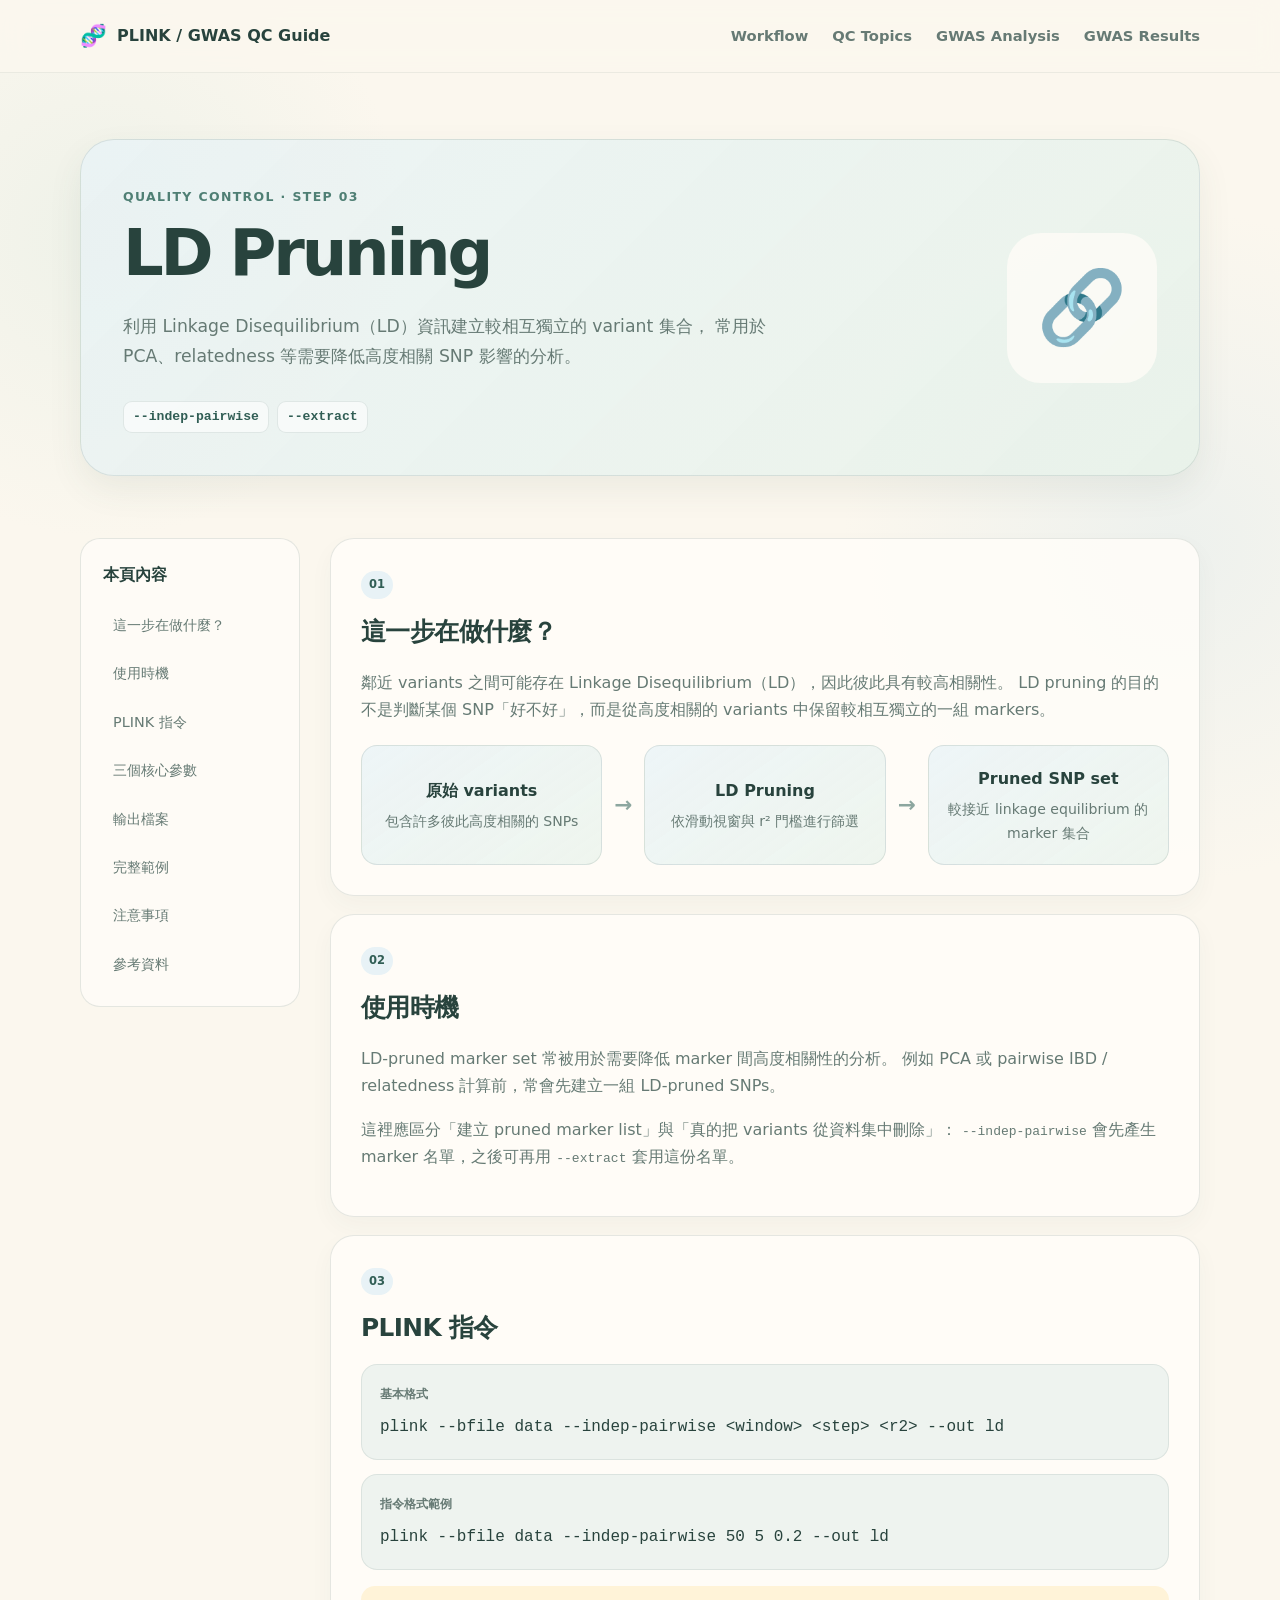
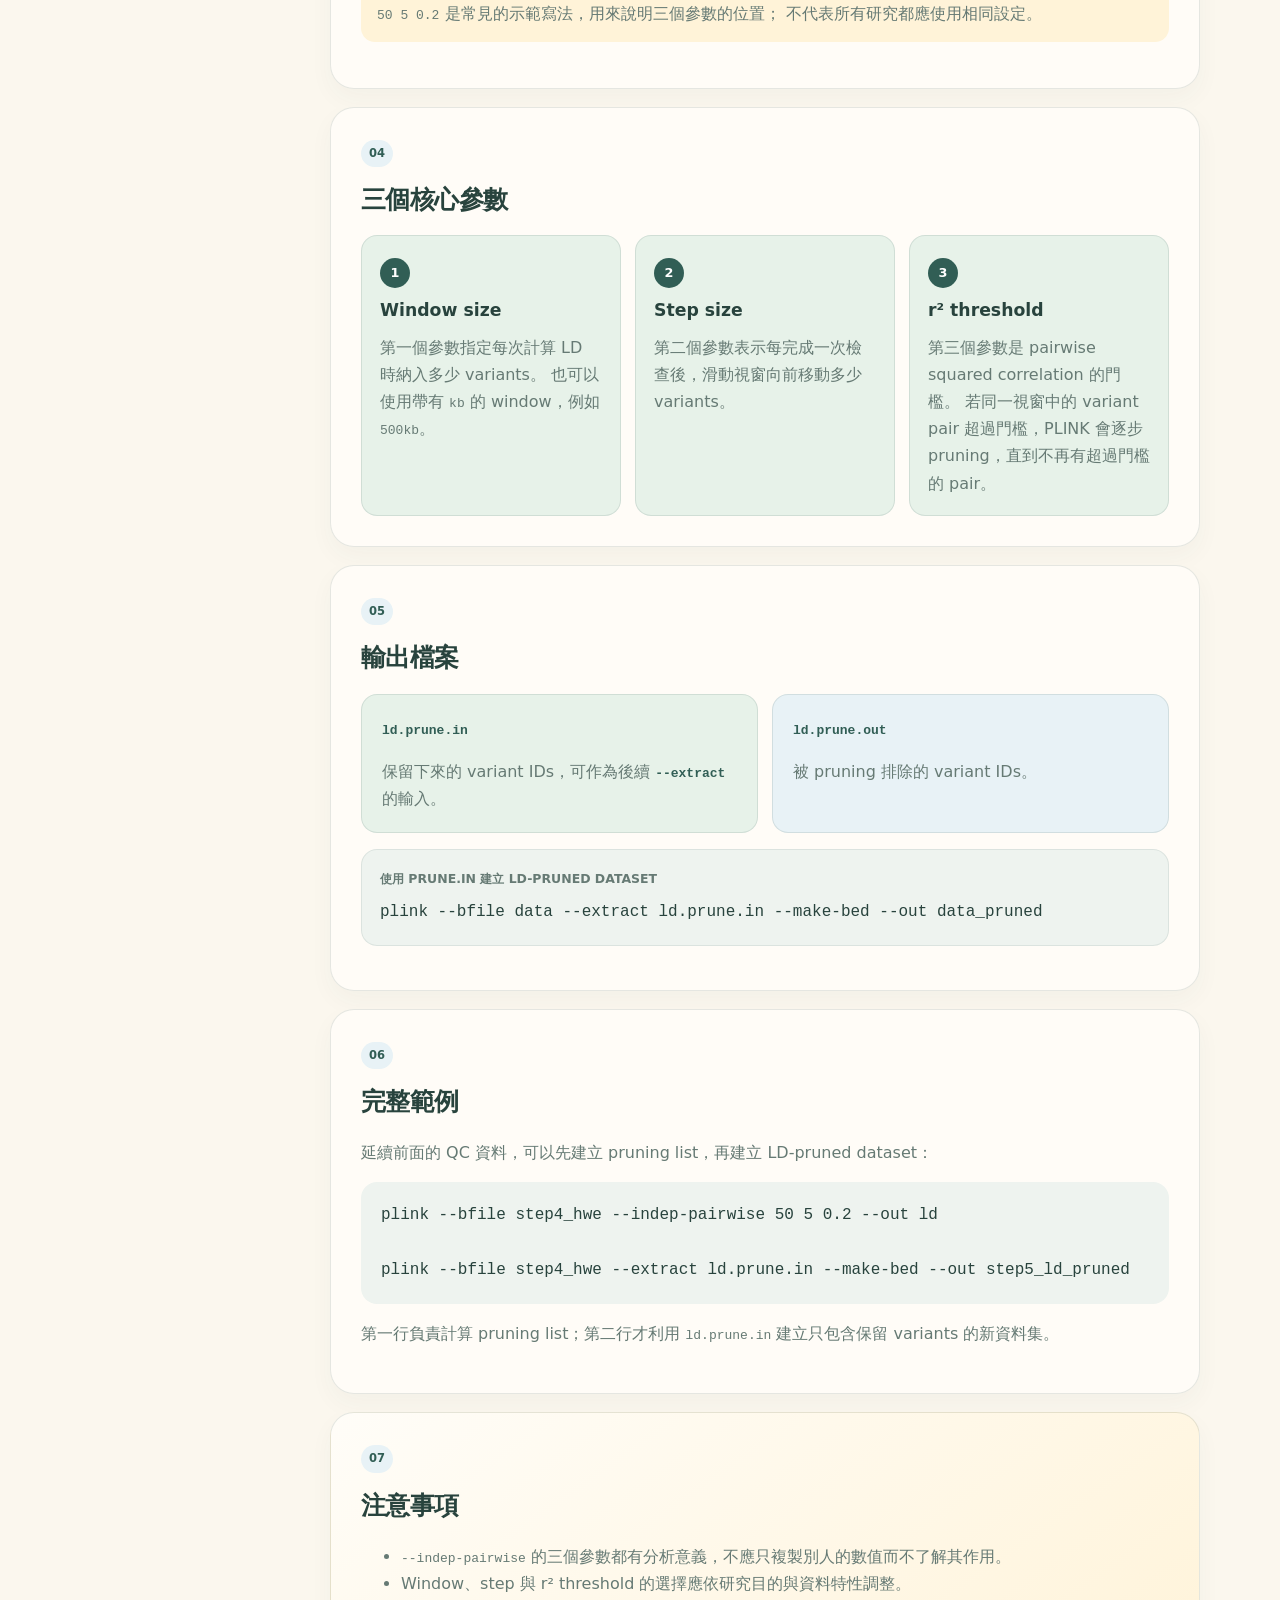
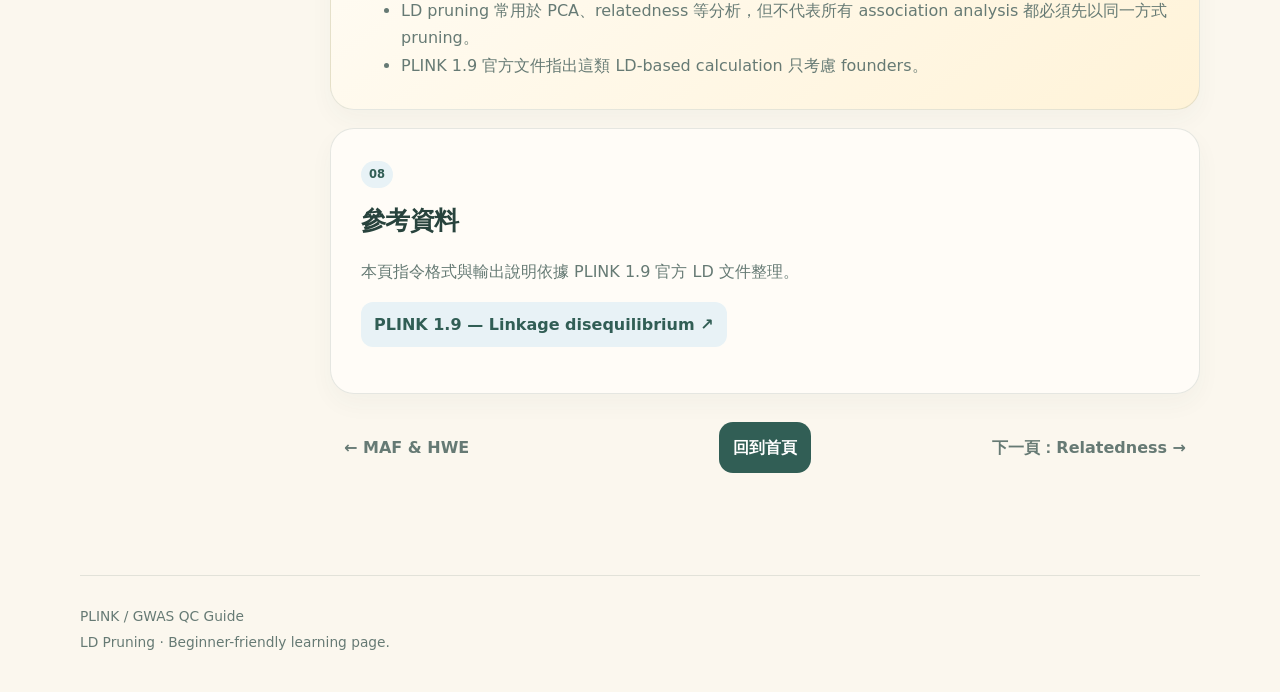
<file: pages/ld-pruning.html>
<!DOCTYPE html>
<html lang="zh-Hant">
<head>
  <meta charset="UTF-8">
  <meta name="viewport" content="width=device-width, initial-scale=1.0">
  <meta name="description" content="PLINK LD Pruning 教學：介紹 --indep-pairwise 的用途、三個核心參數、輸出檔與常見使用情境。">
  <title>LD Pruning | PLINK / GWAS QC Guide</title>
  <link rel="stylesheet" href="../css/style.css">
</head>
<body>
  <header class="site-header">
    <div class="container nav-wrap">
      <a class="brand" href="../index.html">
        <span class="brand-icon">🧬</span>
        <span>PLINK / GWAS QC Guide</span>
      </a>
      <nav class="top-nav">
        <a href="../index.html#workflow">Workflow</a>
        <a href="../index.html#qc-topics">QC Topics</a>
        <a href="../index.html#gwas-analysis">GWAS Analysis</a>
        <a href="../index.html#gwas-results">GWAS Results</a>
      </nav>
    </div>
  </header>

  <main>
    <section class="lesson-hero">
      <div class="container lesson-hero-grid">
        <div>
          <p class="eyebrow">Quality Control · Step 03</p>
          <h1>LD Pruning</h1>
          <p class="hero-text">
            利用 Linkage Disequilibrium（LD）資訊建立較相互獨立的 variant 集合，
            常用於 PCA、relatedness 等需要降低高度相關 SNP 影響的分析。
          </p>
          <div class="tag-row">
            <span class="code-tag">--indep-pairwise</span>
            <span class="code-tag">--extract</span>
          </div>
        </div>
        <div class="lesson-icon" aria-hidden="true">🔗</div>
      </div>
    </section>

    <section class="lesson-section">
      <div class="container lesson-layout">
        <aside class="lesson-sidebar">
          <p class="sidebar-title">本頁內容</p>
          <a href="#what">這一步在做什麼？</a>
          <a href="#when">使用時機</a>
          <a href="#command">PLINK 指令</a>
          <a href="#parameters">三個核心參數</a>
          <a href="#outputs">輸出檔案</a>
          <a href="#example">完整範例</a>
          <a href="#notes">注意事項</a>
          <a href="#sources">參考資料</a>
        </aside>

        <article class="lesson-content">
          <section class="lesson-card" id="what">
            <span class="lesson-label">01</span>
            <h2>這一步在做什麼？</h2>
            <p>
              鄰近 variants 之間可能存在 Linkage Disequilibrium（LD），因此彼此具有較高相關性。
              LD pruning 的目的不是判斷某個 SNP「好不好」，而是從高度相關的 variants 中保留較相互獨立的一組 markers。
            </p>

            <div class="concept-flow">
              <div class="mini-step">
                <strong>原始 variants</strong>
                <span>包含許多彼此高度相關的 SNPs</span>
              </div>
              <span class="mini-arrow">→</span>
              <div class="mini-step">
                <strong>LD Pruning</strong>
                <span>依滑動視窗與 r² 門檻進行篩選</span>
              </div>
              <span class="mini-arrow">→</span>
              <div class="mini-step">
                <strong>Pruned SNP set</strong>
                <span>較接近 linkage equilibrium 的 marker 集合</span>
              </div>
            </div>
          </section>

          <section class="lesson-card" id="when">
            <span class="lesson-label">02</span>
            <h2>使用時機</h2>
            <p>
              LD-pruned marker set 常被用於需要降低 marker 間高度相關性的分析。
              例如 PCA 或 pairwise IBD / relatedness 計算前，常會先建立一組 LD-pruned SNPs。
            </p>
            <p>
              這裡應區分「建立 pruned marker list」與「真的把 variants 從資料集中刪除」：
              <code>--indep-pairwise</code> 會先產生 marker 名單，之後可再用 <code>--extract</code> 套用這份名單。
            </p>
          </section>

          <section class="lesson-card" id="command">
            <span class="lesson-label">03</span>
            <h2>PLINK 指令</h2>
            <div class="command-block">
              <span class="command-title">基本格式</span>
              <code>plink --bfile data --indep-pairwise &lt;window&gt; &lt;step&gt; &lt;r2&gt; --out ld</code>
            </div>

            <div class="command-block">
              <span class="command-title">指令格式範例</span>
              <code>plink --bfile data --indep-pairwise 50 5 0.2 --out ld</code>
            </div>

            <p class="example-note">
              <code>50 5 0.2</code> 是常見的示範寫法，用來說明三個參數的位置；
              不代表所有研究都應使用相同設定。
            </p>
          </section>

          <section class="lesson-card" id="parameters">
            <span class="lesson-label">04</span>
            <h2>三個核心參數</h2>

            <div class="parameter-cards">
              <div class="parameter-card">
                <span class="parameter-number">1</span>
                <h3>Window size</h3>
                <p>
                  第一個參數指定每次計算 LD 時納入多少 variants。
                  也可以使用帶有 <code>kb</code> 的 window，例如 <code>500kb</code>。
                </p>
              </div>

              <div class="parameter-card">
                <span class="parameter-number">2</span>
                <h3>Step size</h3>
                <p>
                  第二個參數表示每完成一次檢查後，滑動視窗向前移動多少 variants。
                </p>
              </div>

              <div class="parameter-card">
                <span class="parameter-number">3</span>
                <h3>r² threshold</h3>
                <p>
                  第三個參數是 pairwise squared correlation 的門檻。
                  若同一視窗中的 variant pair 超過門檻，PLINK 會逐步 pruning，直到不再有超過門檻的 pair。
                </p>
              </div>
            </div>
          </section>

          <section class="lesson-card" id="outputs">
            <span class="lesson-label">05</span>
            <h2>輸出檔案</h2>

            <div class="output-grid">
              <div class="output-box keep">
                <code>ld.prune.in</code>
                <p>保留下來的 variant IDs，可作為後續 <code>--extract</code> 的輸入。</p>
              </div>

              <div class="output-box remove">
                <code>ld.prune.out</code>
                <p>被 pruning 排除的 variant IDs。</p>
              </div>
            </div>

            <div class="command-block">
              <span class="command-title">使用 prune.in 建立 LD-pruned dataset</span>
              <code>plink --bfile data --extract ld.prune.in --make-bed --out data_pruned</code>
            </div>
          </section>

          <section class="lesson-card" id="example">
            <span class="lesson-label">06</span>
            <h2>完整範例</h2>
            <p>延續前面的 QC 資料，可以先建立 pruning list，再建立 LD-pruned dataset：</p>

            <pre class="code-panel"><code>plink --bfile step4_hwe --indep-pairwise 50 5 0.2 --out ld

plink --bfile step4_hwe --extract ld.prune.in --make-bed --out step5_ld_pruned</code></pre>

            <p>
              第一行負責計算 pruning list；第二行才利用 <code>ld.prune.in</code>
              建立只包含保留 variants 的新資料集。
            </p>
          </section>

          <section class="lesson-card note-card" id="notes">
            <span class="lesson-label">07</span>
            <h2>注意事項</h2>
            <ul>
              <li><code>--indep-pairwise</code> 的三個參數都有分析意義，不應只複製別人的數值而不了解其作用。</li>
              <li>Window、step 與 r² threshold 的選擇應依研究目的與資料特性調整。</li>
              <li>LD pruning 常用於 PCA、relatedness 等分析，但不代表所有 association analysis 都必須先以同一方式 pruning。</li>
              <li>PLINK 1.9 官方文件指出這類 LD-based calculation 只考慮 founders。</li>
            </ul>
          </section>

          <section class="lesson-card" id="sources">
            <span class="lesson-label">08</span>
            <h2>參考資料</h2>
            <p>本頁指令格式與輸出說明依據 PLINK 1.9 官方 LD 文件整理。</p>
            <p>
              <a class="reference-link" href="https://www.cog-genomics.org/plink/1.9/ld" target="_blank" rel="noopener">
                PLINK 1.9 — Linkage disequilibrium ↗
              </a>
            </p>
          </section>

          <nav class="lesson-pagination" aria-label="教學頁導覽">
            <a class="page-nav muted-link" href="maf-hwe.html">← MAF &amp; HWE</a>
            <a class="page-nav home-link" href="../index.html">回到首頁</a>
            <a class="page-nav muted-link" href="relatedness.html">下一頁：Relatedness →</a>
          </nav>
        </article>
      </div>
    </section>
  </main>

  <footer class="site-footer">
    <div class="container footer-inner">
      <p>PLINK / GWAS QC Guide</p>
      <p>LD Pruning · Beginner-friendly learning page.</p>
    </div>
  </footer>
</body>
</html>
</file>
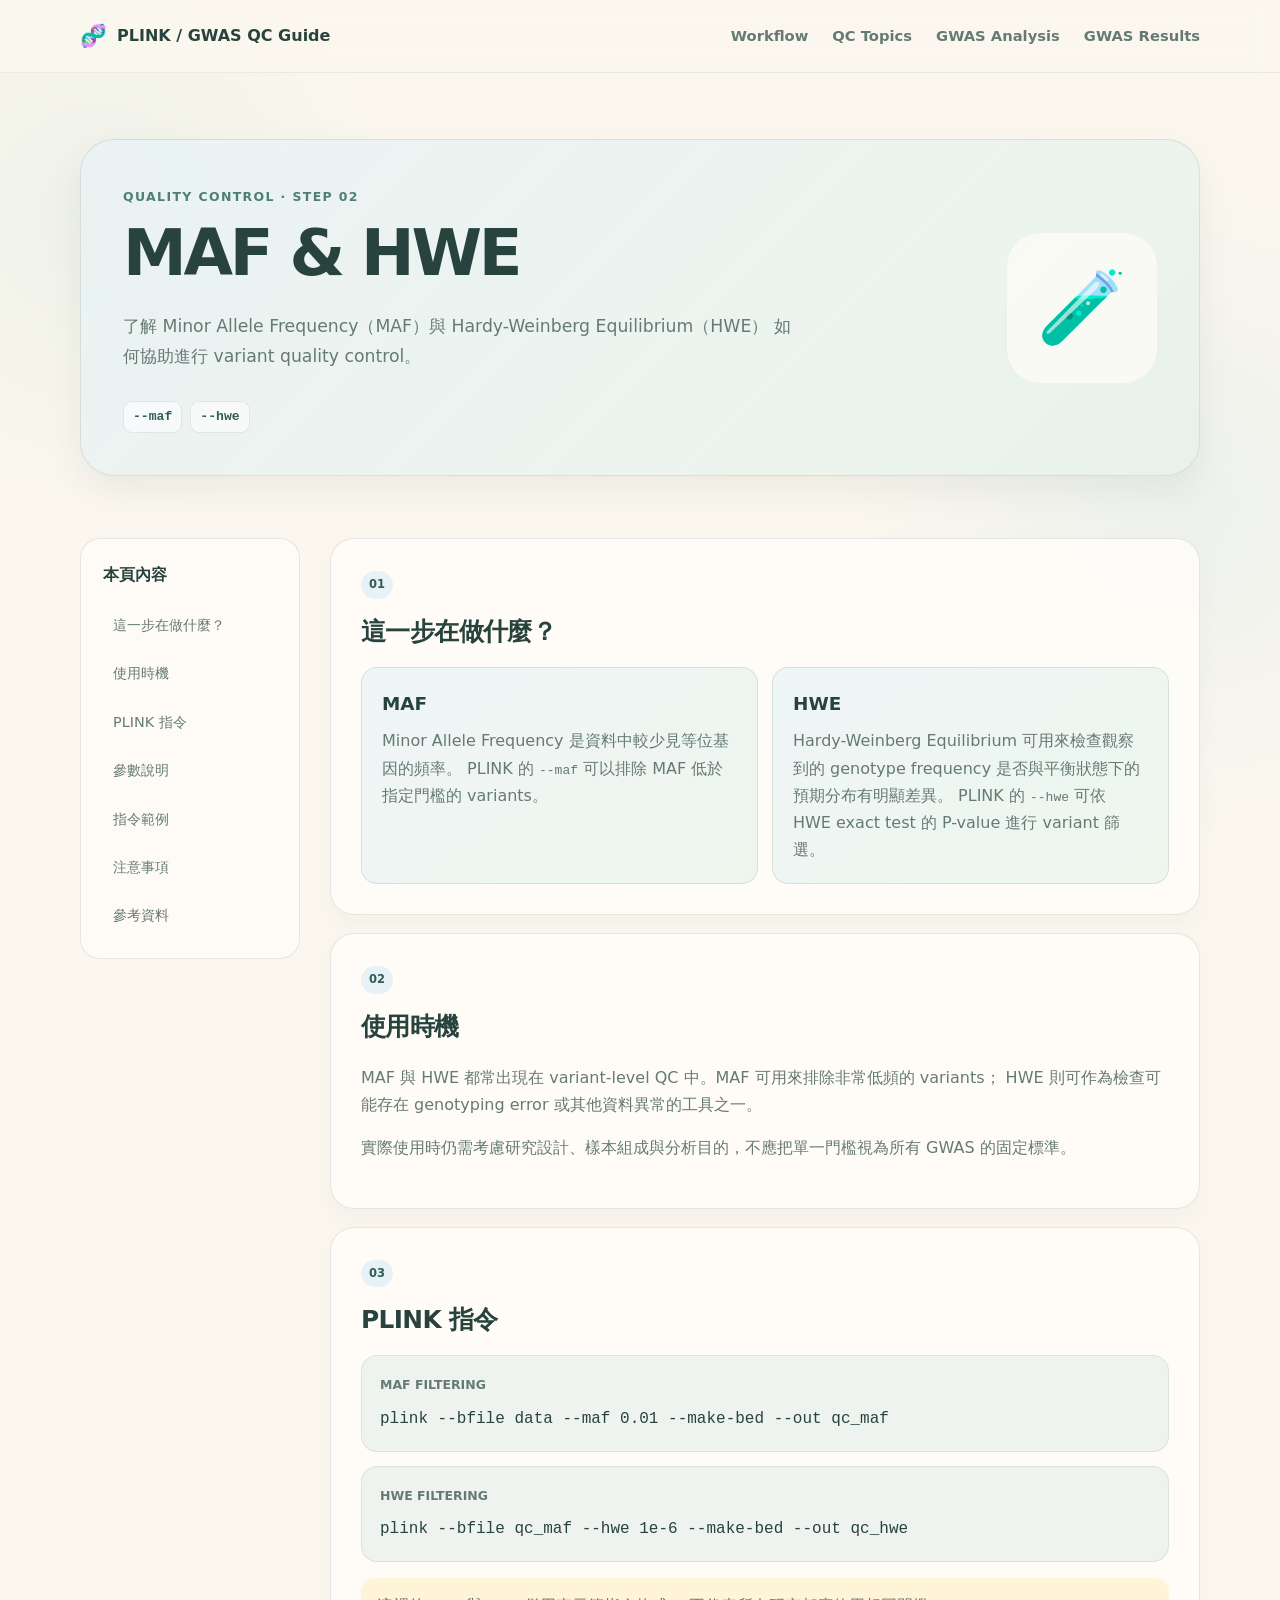
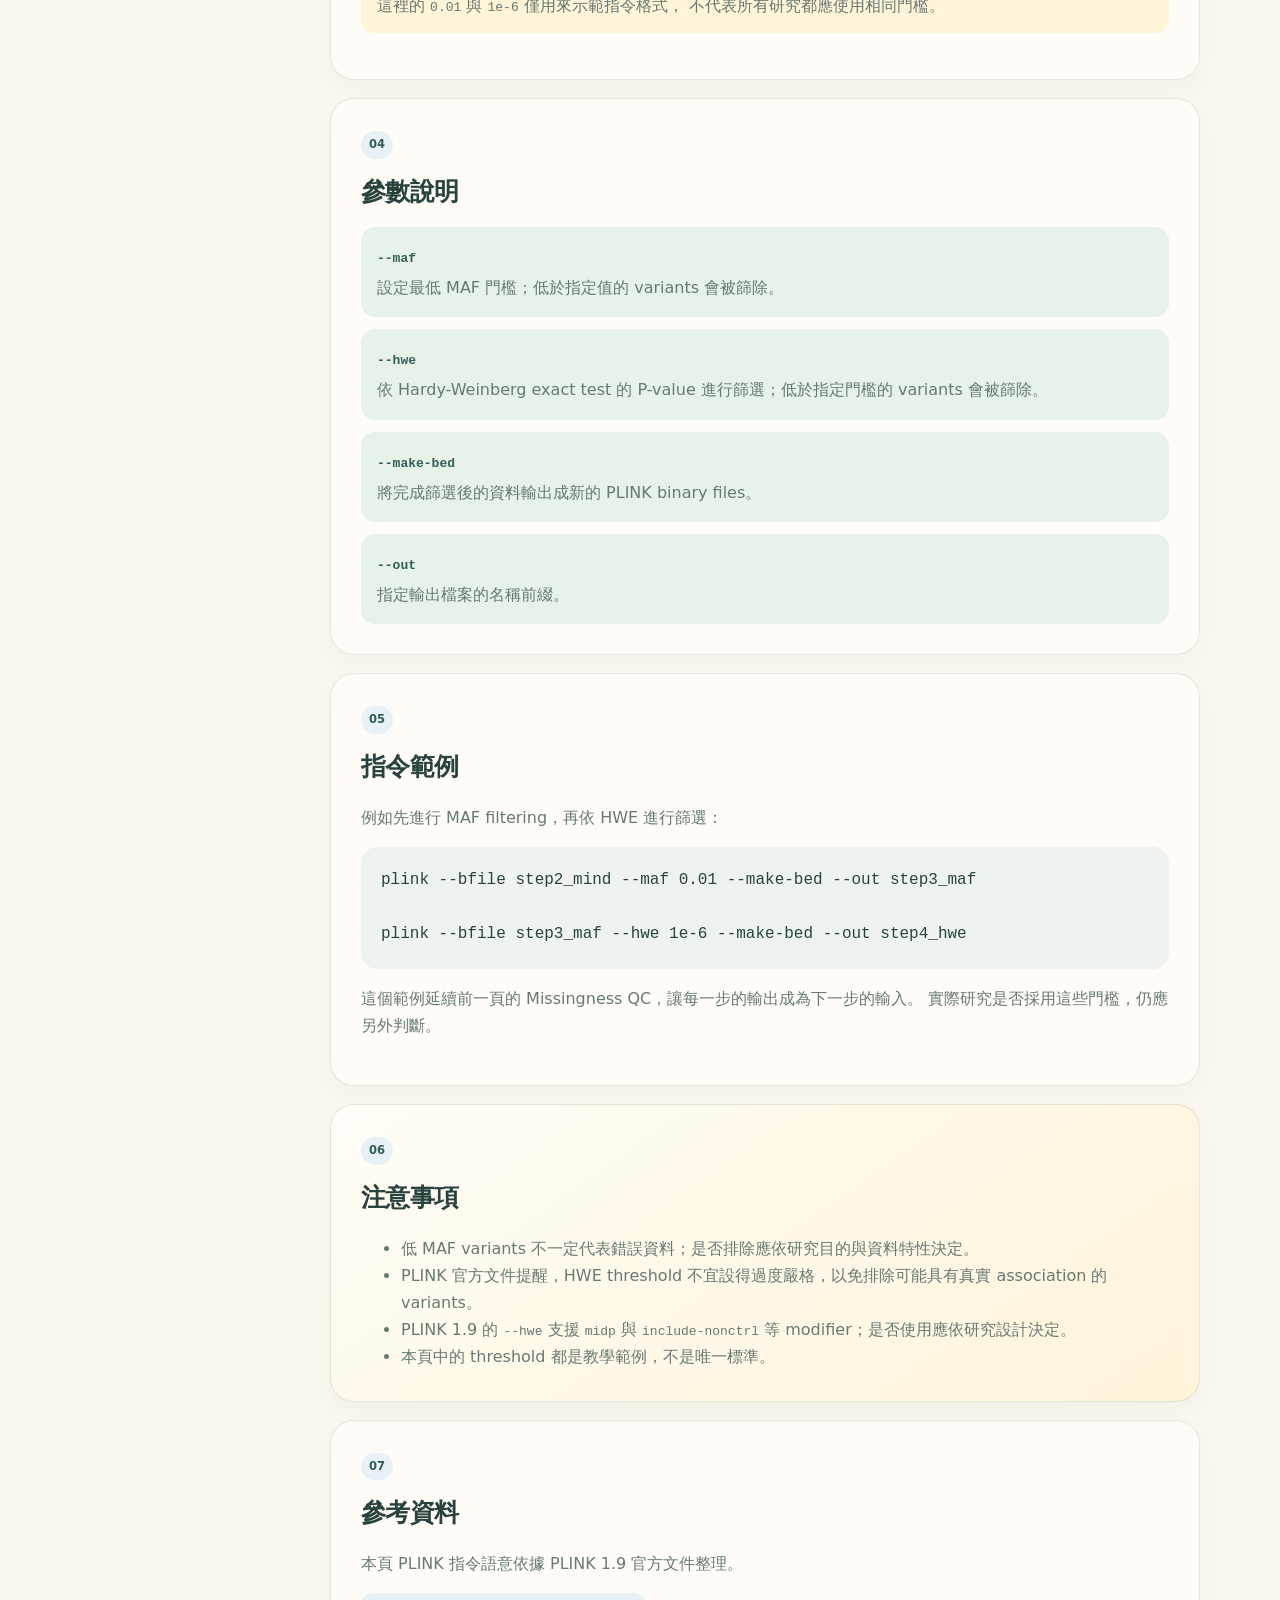
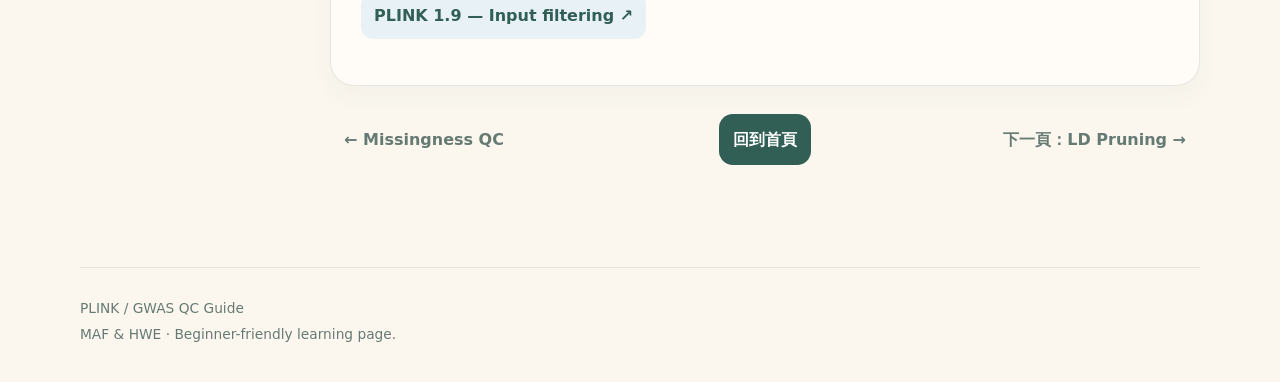
<file: pages/maf-hwe.html>
<!DOCTYPE html>
<html lang="zh-Hant">
<head>
  <meta charset="UTF-8">
  <meta name="viewport" content="width=device-width, initial-scale=1.0">
  <meta name="description" content="PLINK MAF 與 HWE 教學：介紹 --maf、--hwe 的用途、使用時機、指令範例與注意事項。">
  <title>MAF & HWE | PLINK / GWAS QC Guide</title>
  <link rel="stylesheet" href="../css/style.css">
</head>
<body>
  <header class="site-header">
    <div class="container nav-wrap">
      <a class="brand" href="../index.html">
        <span class="brand-icon">🧬</span>
        <span>PLINK / GWAS QC Guide</span>
      </a>
      <nav class="top-nav">
        <a href="../index.html#workflow">Workflow</a>
        <a href="../index.html#qc-topics">QC Topics</a>
        <a href="../index.html#gwas-analysis">GWAS Analysis</a>
        <a href="../index.html#gwas-results">GWAS Results</a>
      </nav>
    </div>
  </header>

  <main>
    <section class="lesson-hero">
      <div class="container lesson-hero-grid">
        <div>
          <p class="eyebrow">Quality Control · Step 02</p>
          <h1>MAF &amp; HWE</h1>
          <p class="hero-text">
            了解 Minor Allele Frequency（MAF）與 Hardy-Weinberg Equilibrium（HWE）
            如何協助進行 variant quality control。
          </p>
          <div class="tag-row">
            <span class="code-tag">--maf</span>
            <span class="code-tag">--hwe</span>
          </div>
        </div>
        <div class="lesson-icon" aria-hidden="true">🧪</div>
      </div>
    </section>

    <section class="lesson-section">
      <div class="container lesson-layout">
        <aside class="lesson-sidebar">
          <p class="sidebar-title">本頁內容</p>
          <a href="#what">這一步在做什麼？</a>
          <a href="#when">使用時機</a>
          <a href="#commands">PLINK 指令</a>
          <a href="#parameters">參數說明</a>
          <a href="#example">指令範例</a>
          <a href="#notes">注意事項</a>
          <a href="#sources">參考資料</a>
        </aside>

        <article class="lesson-content">
          <section class="lesson-card" id="what">
            <span class="lesson-label">01</span>
            <h2>這一步在做什麼？</h2>
            <div class="concept-grid">
              <div class="concept-box">
                <h3>MAF</h3>
                <p>
                  Minor Allele Frequency 是資料中較少見等位基因的頻率。
                  PLINK 的 <code>--maf</code> 可以排除 MAF 低於指定門檻的 variants。
                </p>
              </div>
              <div class="concept-box">
                <h3>HWE</h3>
                <p>
                  Hardy-Weinberg Equilibrium 可用來檢查觀察到的 genotype frequency
                  是否與平衡狀態下的預期分布有明顯差異。
                  PLINK 的 <code>--hwe</code> 可依 HWE exact test 的 P-value 進行 variant 篩選。
                </p>
              </div>
            </div>
          </section>

          <section class="lesson-card" id="when">
            <span class="lesson-label">02</span>
            <h2>使用時機</h2>
            <p>
              MAF 與 HWE 都常出現在 variant-level QC 中。MAF 可用來排除非常低頻的 variants；
              HWE 則可作為檢查可能存在 genotyping error 或其他資料異常的工具之一。
            </p>
            <p>
              實際使用時仍需考慮研究設計、樣本組成與分析目的，不應把單一門檻視為所有 GWAS 的固定標準。
            </p>
          </section>

          <section class="lesson-card" id="commands">
            <span class="lesson-label">03</span>
            <h2>PLINK 指令</h2>
            <div class="command-block">
              <span class="command-title">MAF filtering</span>
              <code>plink --bfile data --maf 0.01 --make-bed --out qc_maf</code>
            </div>
            <div class="command-block">
              <span class="command-title">HWE filtering</span>
              <code>plink --bfile qc_maf --hwe 1e-6 --make-bed --out qc_hwe</code>
            </div>
            <p class="example-note">
              這裡的 <code>0.01</code> 與 <code>1e-6</code> 僅用來示範指令格式，
              不代表所有研究都應使用相同門檻。
            </p>
          </section>

          <section class="lesson-card" id="parameters">
            <span class="lesson-label">04</span>
            <h2>參數說明</h2>
            <div class="parameter-list">
              <div>
                <code>--maf</code>
                <p>設定最低 MAF 門檻；低於指定值的 variants 會被篩除。</p>
              </div>
              <div>
                <code>--hwe</code>
                <p>依 Hardy-Weinberg exact test 的 P-value 進行篩選；低於指定門檻的 variants 會被篩除。</p>
              </div>
              <div>
                <code>--make-bed</code>
                <p>將完成篩選後的資料輸出成新的 PLINK binary files。</p>
              </div>
              <div>
                <code>--out</code>
                <p>指定輸出檔案的名稱前綴。</p>
              </div>
            </div>
          </section>

          <section class="lesson-card" id="example">
            <span class="lesson-label">05</span>
            <h2>指令範例</h2>
            <p>例如先進行 MAF filtering，再依 HWE 進行篩選：</p>
            <pre class="code-panel"><code>plink --bfile step2_mind --maf 0.01 --make-bed --out step3_maf

plink --bfile step3_maf --hwe 1e-6 --make-bed --out step4_hwe</code></pre>
            <p>
              這個範例延續前一頁的 Missingness QC，讓每一步的輸出成為下一步的輸入。
              實際研究是否採用這些門檻，仍應另外判斷。
            </p>
          </section>

          <section class="lesson-card note-card" id="notes">
            <span class="lesson-label">06</span>
            <h2>注意事項</h2>
            <ul>
              <li>低 MAF variants 不一定代表錯誤資料；是否排除應依研究目的與資料特性決定。</li>
              <li>PLINK 官方文件提醒，HWE threshold 不宜設得過度嚴格，以免排除可能具有真實 association 的 variants。</li>
              <li>PLINK 1.9 的 <code>--hwe</code> 支援 <code>midp</code> 與 <code>include-nonctrl</code> 等 modifier；是否使用應依研究設計決定。</li>
              <li>本頁中的 threshold 都是教學範例，不是唯一標準。</li>
            </ul>
          </section>

          <section class="lesson-card" id="sources">
            <span class="lesson-label">07</span>
            <h2>參考資料</h2>
            <p>本頁 PLINK 指令語意依據 PLINK 1.9 官方文件整理。</p>
            <p>
              <a class="reference-link" href="https://www.cog-genomics.org/plink/1.9/filter" target="_blank" rel="noopener">
                PLINK 1.9 — Input filtering ↗
              </a>
            </p>
          </section>

          <nav class="lesson-pagination" aria-label="教學頁導覽">
            <a class="page-nav muted-link" href="missingness.html">← Missingness QC</a>
            <a class="page-nav home-link" href="../index.html">回到首頁</a>
            <a class="page-nav muted-link" href="ld-pruning.html">下一頁：LD Pruning →</a>
          </nav>
        </article>
      </div>
    </section>
  </main>

  <footer class="site-footer">
    <div class="container footer-inner">
      <p>PLINK / GWAS QC Guide</p>
      <p>MAF &amp; HWE · Beginner-friendly learning page.</p>
    </div>
  </footer>
</body>
</html>
</file>
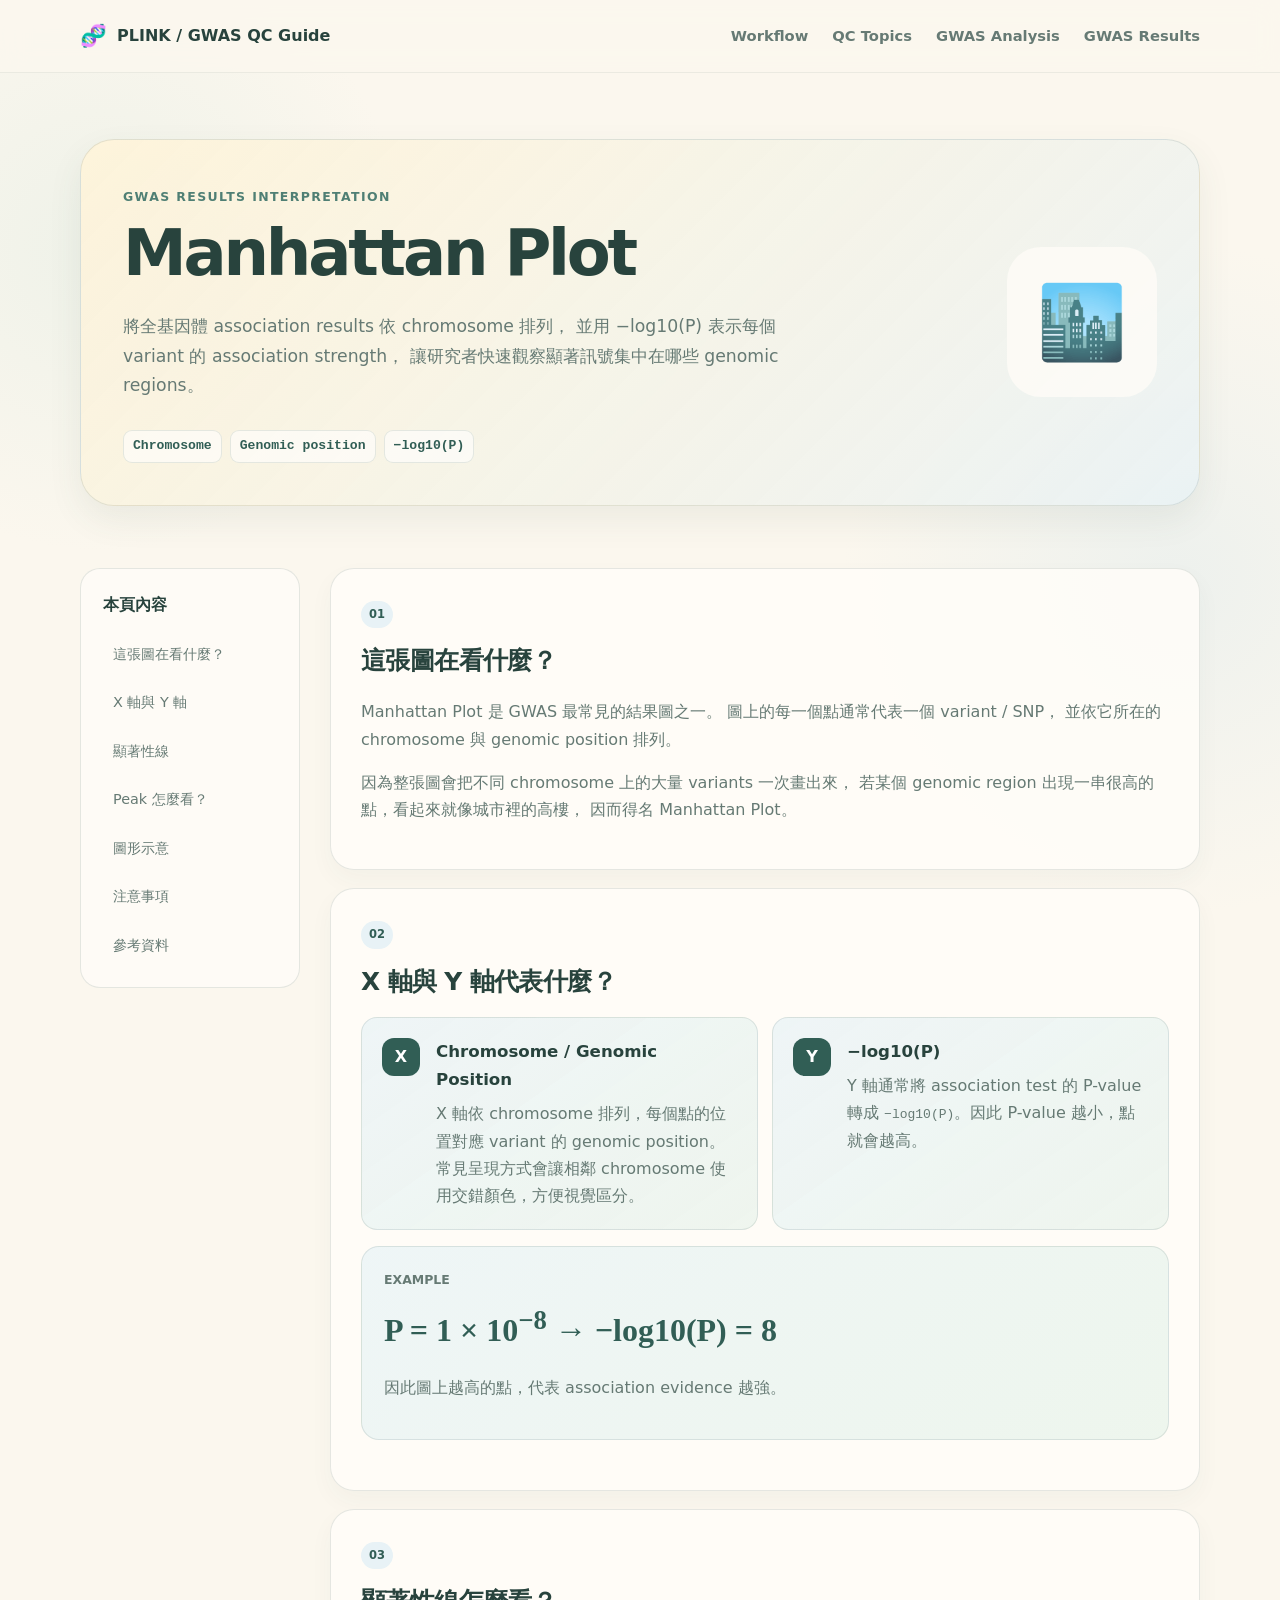
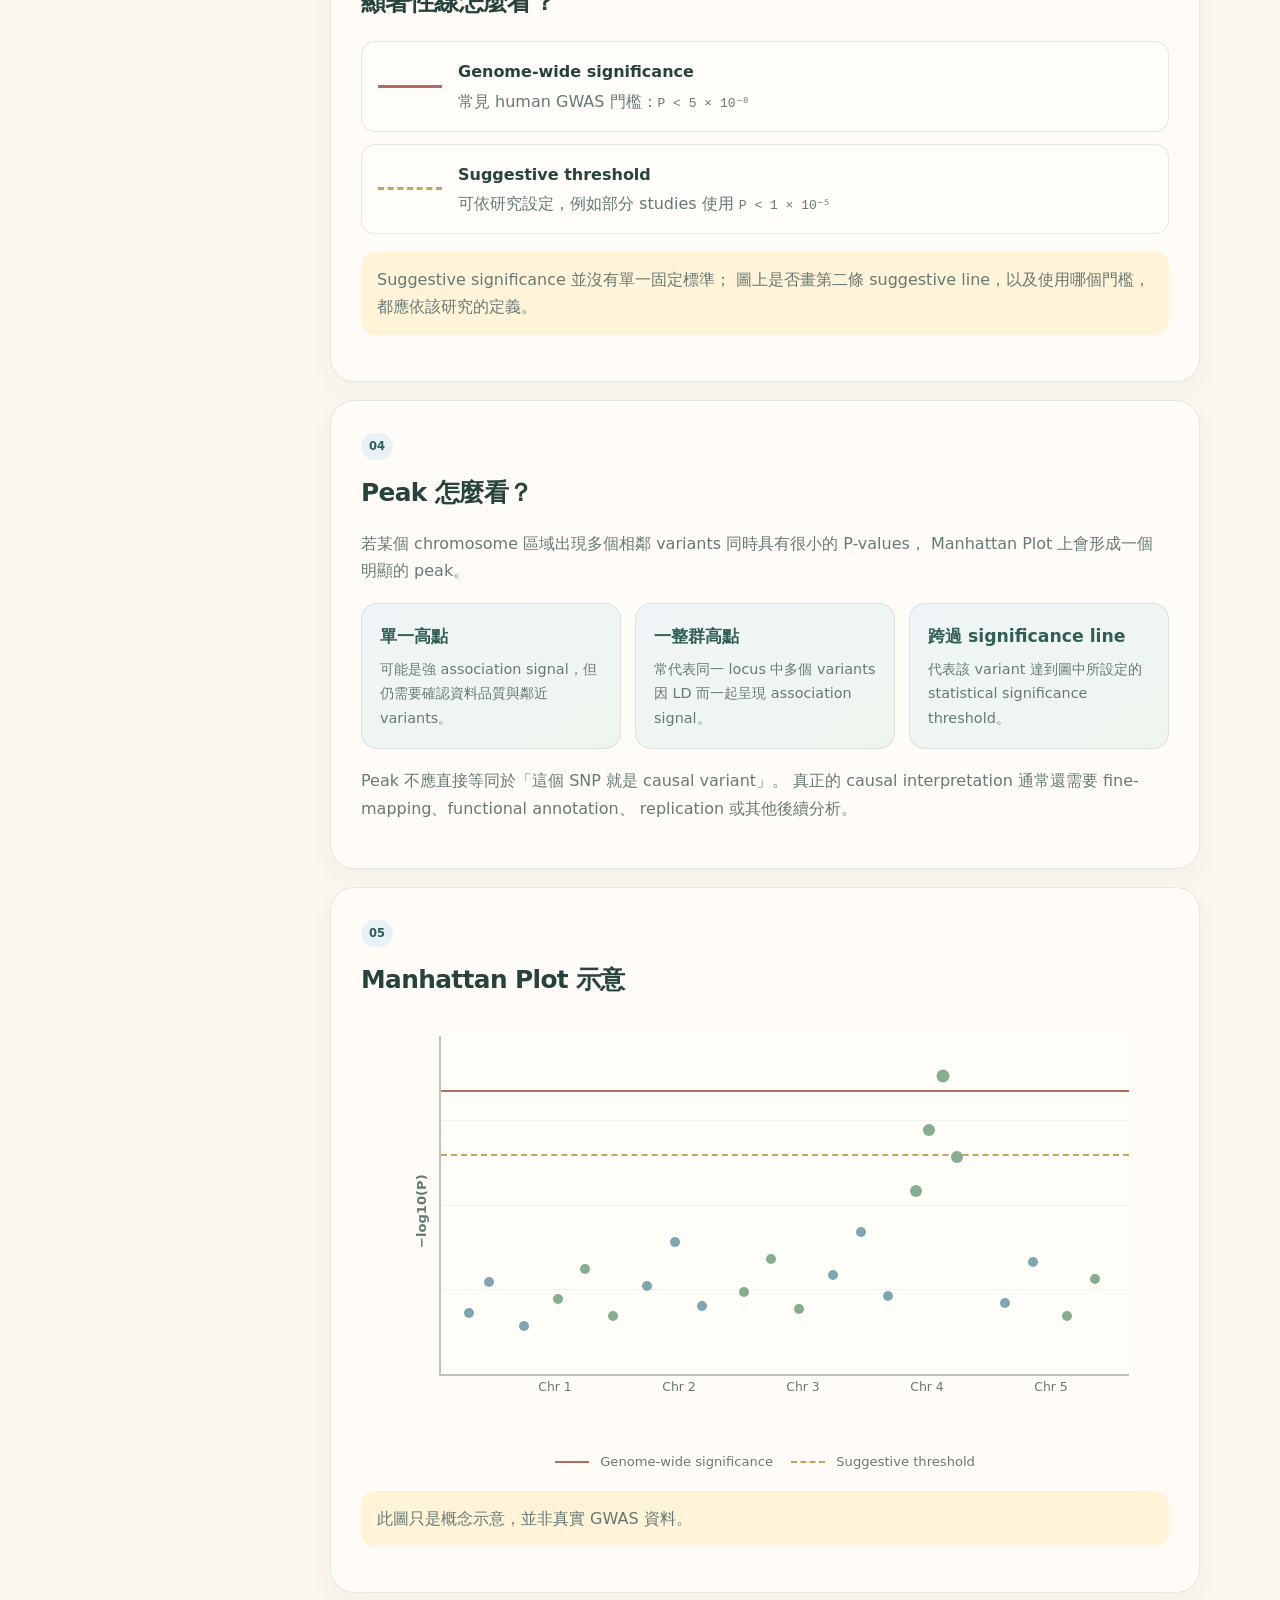
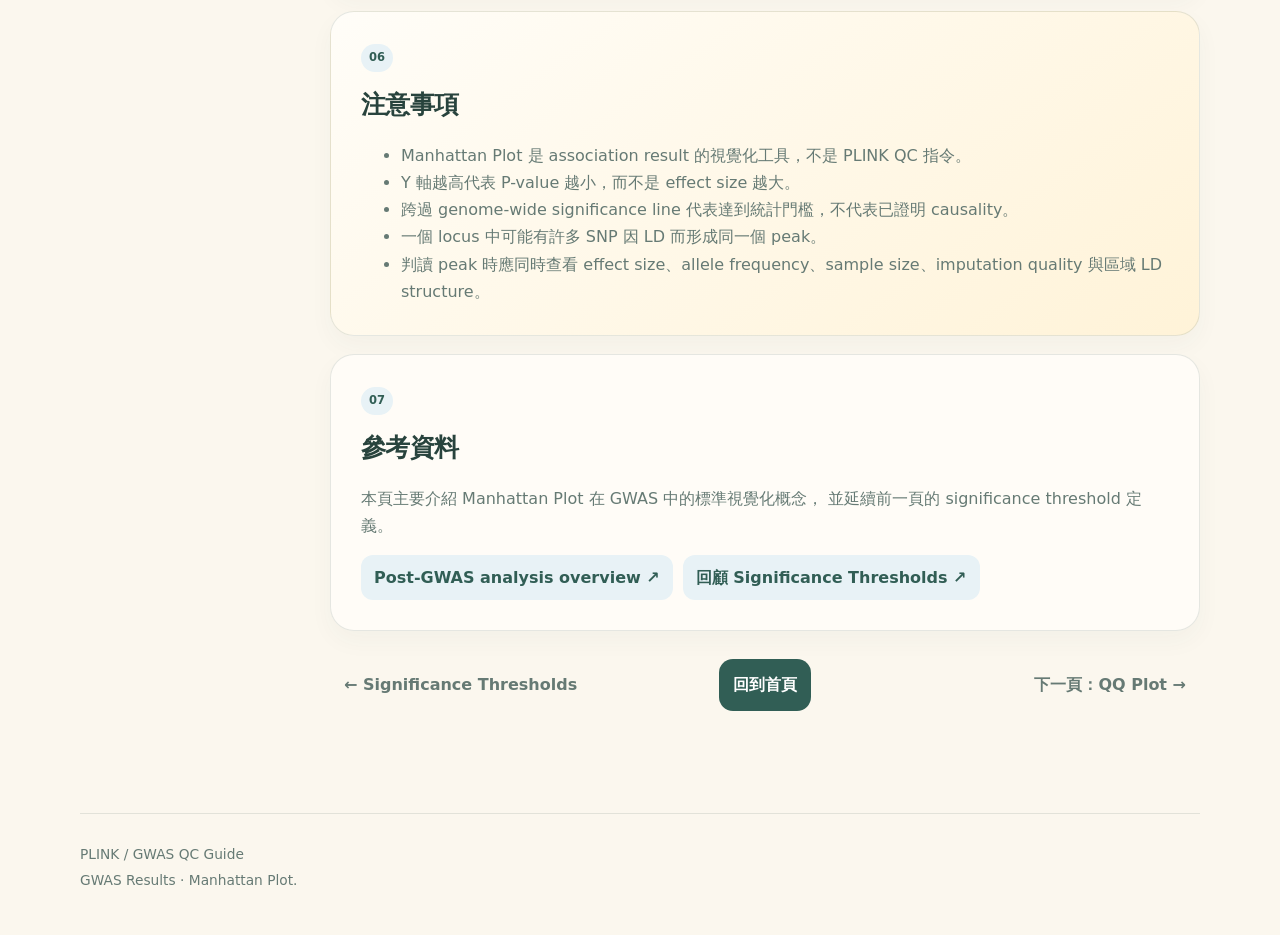
<file: pages/manhattan-plot.html>
<!DOCTYPE html>
<html lang="zh-Hant">
<head>
  <meta charset="UTF-8">
  <meta name="viewport" content="width=device-width, initial-scale=1.0">
  <meta name="description" content="GWAS Manhattan Plot 教學：介紹 chromosome、genomic position、-log10(P)、significance line 與 peak 的基本判讀。">
  <title>Manhattan Plot | PLINK / GWAS QC Guide</title>
  <link rel="stylesheet" href="../css/style.css">
</head>
<body>
  <header class="site-header">
    <div class="container nav-wrap">
      <a class="brand" href="../index.html">
        <span class="brand-icon">🧬</span>
        <span>PLINK / GWAS QC Guide</span>
      </a>
      <nav class="top-nav">
        <a href="../index.html#workflow">Workflow</a>
        <a href="../index.html#qc-topics">QC Topics</a>
        <a href="../index.html#gwas-analysis">GWAS Analysis</a>
        <a href="../index.html#gwas-results">GWAS Results</a>
      </nav>
    </div>
  </header>

  <main>
    <section class="lesson-hero results-hero">
      <div class="container lesson-hero-grid">
        <div>
          <p class="eyebrow">GWAS Results Interpretation</p>
          <h1>Manhattan Plot</h1>
          <p class="hero-text">
            將全基因體 association results 依 chromosome 排列，
            並用 −log10(P) 表示每個 variant 的 association strength，
            讓研究者快速觀察顯著訊號集中在哪些 genomic regions。
          </p>
          <div class="tag-row">
            <span class="code-tag">Chromosome</span>
            <span class="code-tag">Genomic position</span>
            <span class="code-tag">−log10(P)</span>
          </div>
        </div>
        <div class="lesson-icon" aria-hidden="true">🏙️</div>
      </div>
    </section>

    <section class="lesson-section">
      <div class="container lesson-layout">
        <aside class="lesson-sidebar">
          <p class="sidebar-title">本頁內容</p>
          <a href="#what">這張圖在看什麼？</a>
          <a href="#axes">X 軸與 Y 軸</a>
          <a href="#lines">顯著性線</a>
          <a href="#peaks">Peak 怎麼看？</a>
          <a href="#example">圖形示意</a>
          <a href="#notes">注意事項</a>
          <a href="#sources">參考資料</a>
        </aside>

        <article class="lesson-content">
          <section class="lesson-card" id="what">
            <span class="lesson-label">01</span>
            <h2>這張圖在看什麼？</h2>
            <p>
              Manhattan Plot 是 GWAS 最常見的結果圖之一。
              圖上的每一個點通常代表一個 variant / SNP，
              並依它所在的 chromosome 與 genomic position 排列。
            </p>
            <p>
              因為整張圖會把不同 chromosome 上的大量 variants 一次畫出來，
              若某個 genomic region 出現一串很高的點，看起來就像城市裡的高樓，
              因而得名 Manhattan Plot。
            </p>
          </section>

          <section class="lesson-card" id="axes">
            <span class="lesson-label">02</span>
            <h2>X 軸與 Y 軸代表什麼？</h2>

            <div class="axis-grid">
              <div class="axis-card">
                <span class="axis-badge">X</span>
                <div>
                  <h3>Chromosome / Genomic Position</h3>
                  <p>
                    X 軸依 chromosome 排列，每個點的位置對應 variant 的 genomic position。
                    常見呈現方式會讓相鄰 chromosome 使用交錯顏色，方便視覺區分。
                  </p>
                </div>
              </div>

              <div class="axis-card">
                <span class="axis-badge">Y</span>
                <div>
                  <h3>−log10(P)</h3>
                  <p>
                    Y 軸通常將 association test 的 P-value 轉成
                    <code>−log10(P)</code>。因此 P-value 越小，點就會越高。
                  </p>
                </div>
              </div>
            </div>

            <div class="formula-card">
              <span class="formula-title">Example</span>
              <div class="formula">P = 1 × 10<sup>−8</sup> → −log10(P) = 8</div>
              <p>
                因此圖上越高的點，代表 association evidence 越強。
              </p>
            </div>
          </section>

          <section class="lesson-card" id="lines">
            <span class="lesson-label">03</span>
            <h2>顯著性線怎麼看？</h2>

            <div class="line-legend">
              <div class="legend-row">
                <span class="legend-line genome-line"></span>
                <div>
                  <strong>Genome-wide significance</strong>
                  <p>常見 human GWAS 門檻：<code>P &lt; 5 × 10⁻⁸</code></p>
                </div>
              </div>

              <div class="legend-row">
                <span class="legend-line suggestive-line"></span>
                <div>
                  <strong>Suggestive threshold</strong>
                  <p>可依研究設定，例如部分 studies 使用 <code>P &lt; 1 × 10⁻⁵</code></p>
                </div>
              </div>
            </div>

            <p class="example-note">
              Suggestive significance 並沒有單一固定標準；
              圖上是否畫第二條 suggestive line，以及使用哪個門檻，都應依該研究的定義。
            </p>
          </section>

          <section class="lesson-card" id="peaks">
            <span class="lesson-label">04</span>
            <h2>Peak 怎麼看？</h2>
            <p>
              若某個 chromosome 區域出現多個相鄰 variants 同時具有很小的 P-values，
              Manhattan Plot 上會形成一個明顯的 peak。
            </p>

            <div class="result-interpret-grid">
              <div class="interpret-box">
                <strong>單一高點</strong>
                <span>可能是強 association signal，但仍需要確認資料品質與鄰近 variants。</span>
              </div>

              <div class="interpret-box">
                <strong>一整群高點</strong>
                <span>常代表同一 locus 中多個 variants 因 LD 而一起呈現 association signal。</span>
              </div>

              <div class="interpret-box">
                <strong>跨過 significance line</strong>
                <span>代表該 variant 達到圖中所設定的 statistical significance threshold。</span>
              </div>
            </div>

            <p>
              Peak 不應直接等同於「這個 SNP 就是 causal variant」。
              真正的 causal interpretation 通常還需要 fine-mapping、functional annotation、
              replication 或其他後續分析。
            </p>
          </section>

          <section class="lesson-card" id="example">
            <span class="lesson-label">05</span>
            <h2>Manhattan Plot 示意</h2>

            <div class="manhattan-demo" aria-label="Manhattan plot 示意圖">
              <div class="manhattan-y-label">−log10(P)</div>
              <div class="manhattan-plot">
                <div class="grid-line gl1"></div>
                <div class="grid-line gl2"></div>
                <div class="grid-line gl3"></div>
                <div class="sig-line sig-genome"></div>
                <div class="sig-line sig-suggestive"></div>

                <span class="m-dot c1 p1"></span>
                <span class="m-dot c1 p2"></span>
                <span class="m-dot c1 p3"></span>
                <span class="m-dot c2 p4"></span>
                <span class="m-dot c2 p5"></span>
                <span class="m-dot c2 p6"></span>
                <span class="m-dot c1 p7"></span>
                <span class="m-dot c1 p8"></span>
                <span class="m-dot c1 p9"></span>
                <span class="m-dot c2 p10"></span>
                <span class="m-dot c2 p11"></span>
                <span class="m-dot c2 p12"></span>
                <span class="m-dot c1 p13"></span>
                <span class="m-dot c1 p14"></span>
                <span class="m-dot c1 p15"></span>
                <span class="m-dot c2 peak1"></span>
                <span class="m-dot c2 peak2"></span>
                <span class="m-dot c2 peak3"></span>
                <span class="m-dot c2 peak4"></span>
                <span class="m-dot c1 p16"></span>
                <span class="m-dot c1 p17"></span>
                <span class="m-dot c2 p18"></span>
                <span class="m-dot c2 p19"></span>
              </div>

              <div class="chromosome-labels">
                <span>Chr 1</span>
                <span>Chr 2</span>
                <span>Chr 3</span>
                <span>Chr 4</span>
                <span>Chr 5</span>
              </div>
            </div>

            <div class="plot-caption">
              <span><i class="caption-line genome"></i> Genome-wide significance</span>
              <span><i class="caption-line suggestive"></i> Suggestive threshold</span>
            </div>

            <p class="example-note">
              此圖只是概念示意，並非真實 GWAS 資料。
            </p>
          </section>

          <section class="lesson-card note-card" id="notes">
            <span class="lesson-label">06</span>
            <h2>注意事項</h2>
            <ul>
              <li>Manhattan Plot 是 association result 的視覺化工具，不是 PLINK QC 指令。</li>
              <li>Y 軸越高代表 P-value 越小，而不是 effect size 越大。</li>
              <li>跨過 genome-wide significance line 代表達到統計門檻，不代表已證明 causality。</li>
              <li>一個 locus 中可能有許多 SNP 因 LD 而形成同一個 peak。</li>
              <li>判讀 peak 時應同時查看 effect size、allele frequency、sample size、imputation quality 與區域 LD structure。</li>
            </ul>
          </section>

          <section class="lesson-card" id="sources">
            <span class="lesson-label">07</span>
            <h2>參考資料</h2>
            <p>
              本頁主要介紹 Manhattan Plot 在 GWAS 中的標準視覺化概念，
              並延續前一頁的 significance threshold 定義。
            </p>

            <div class="source-links">
              <a class="reference-link" href="https://pmc.ncbi.nlm.nih.gov/articles/PMC8847724/" target="_blank" rel="noopener">
                Post-GWAS analysis overview ↗
              </a>
              <a class="reference-link" href="gwas-results.html">
                回顧 Significance Thresholds ↗
              </a>
            </div>
          </section>

          <nav class="lesson-pagination" aria-label="教學頁導覽">
            <a class="page-nav muted-link" href="gwas-results.html">← Significance Thresholds</a>
            <a class="page-nav home-link" href="../index.html">回到首頁</a>
            <a class="page-nav muted-link" href="qq-plot.html">下一頁：QQ Plot →</a>
          </nav>
        </article>
      </div>
    </section>
  </main>

  <footer class="site-footer">
    <div class="container footer-inner">
      <p>PLINK / GWAS QC Guide</p>
      <p>GWAS Results · Manhattan Plot.</p>
    </div>
  </footer>
</body>
</html>
</file>
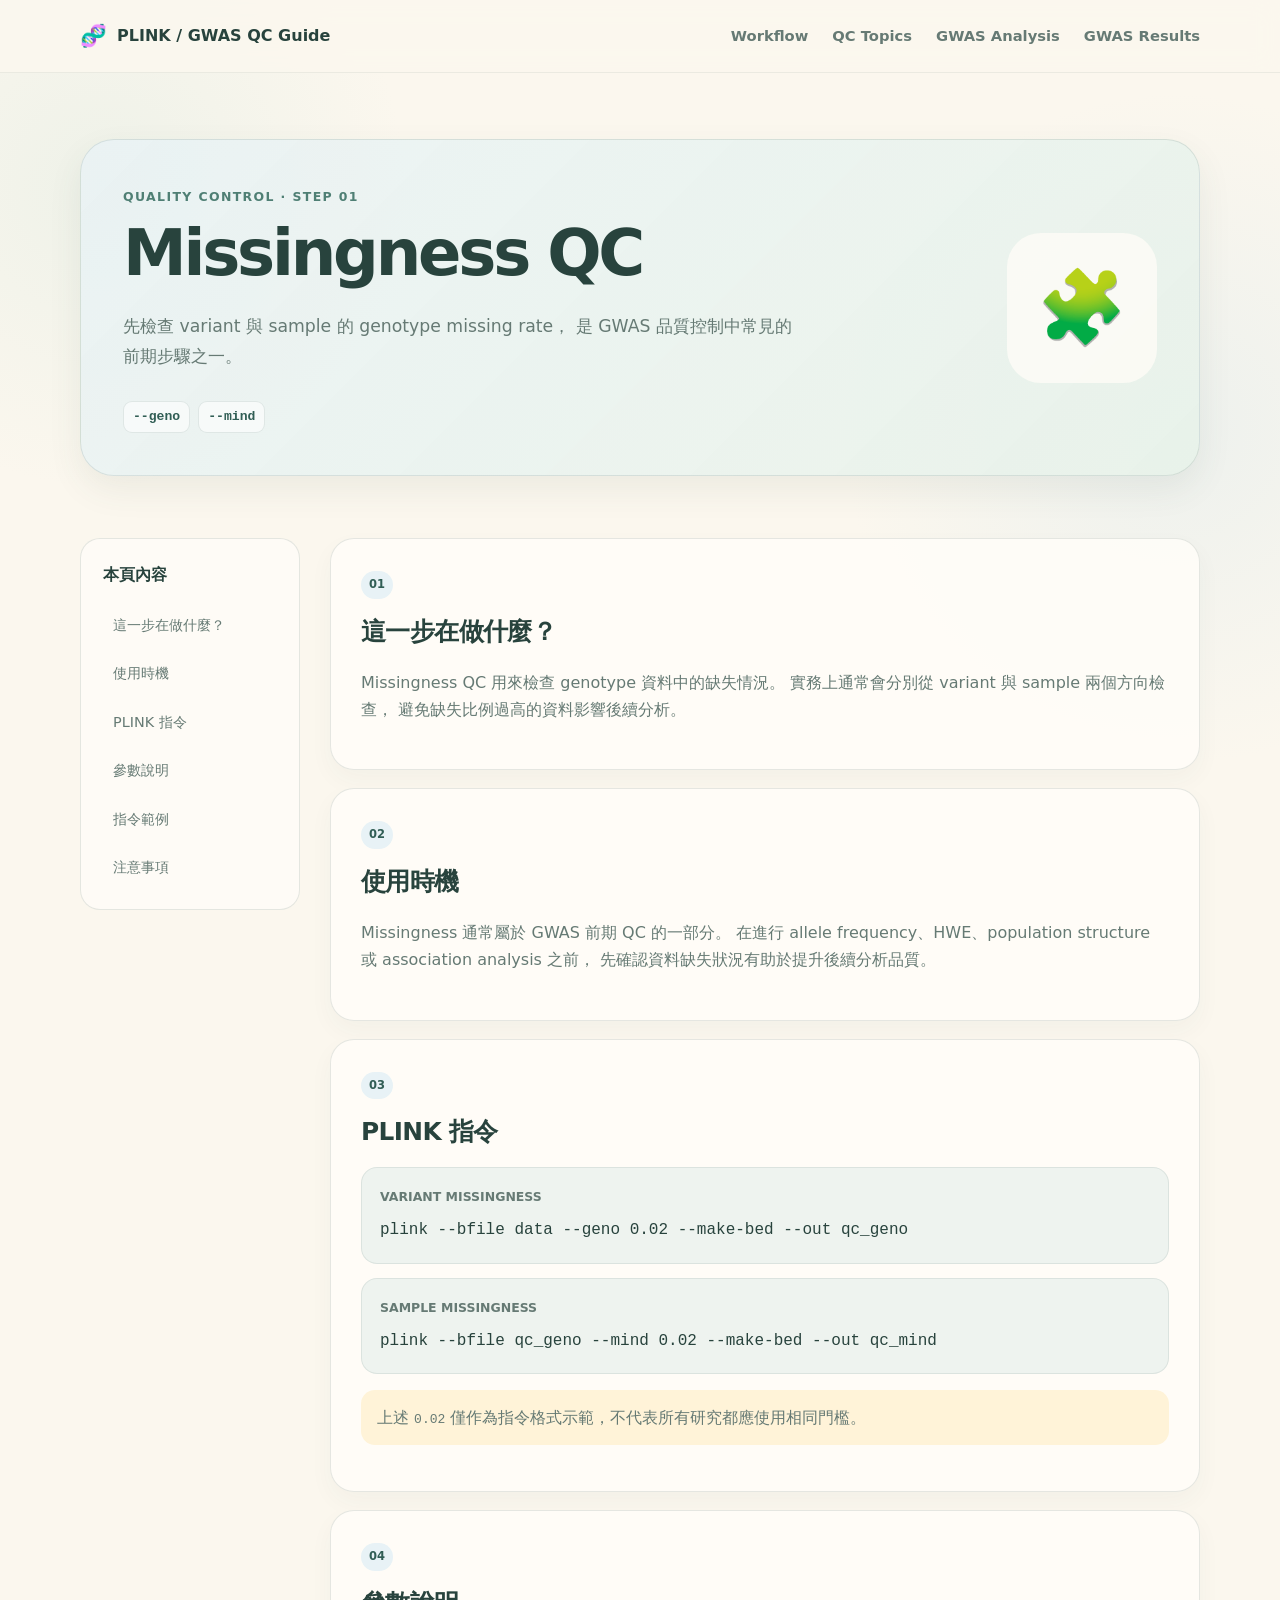
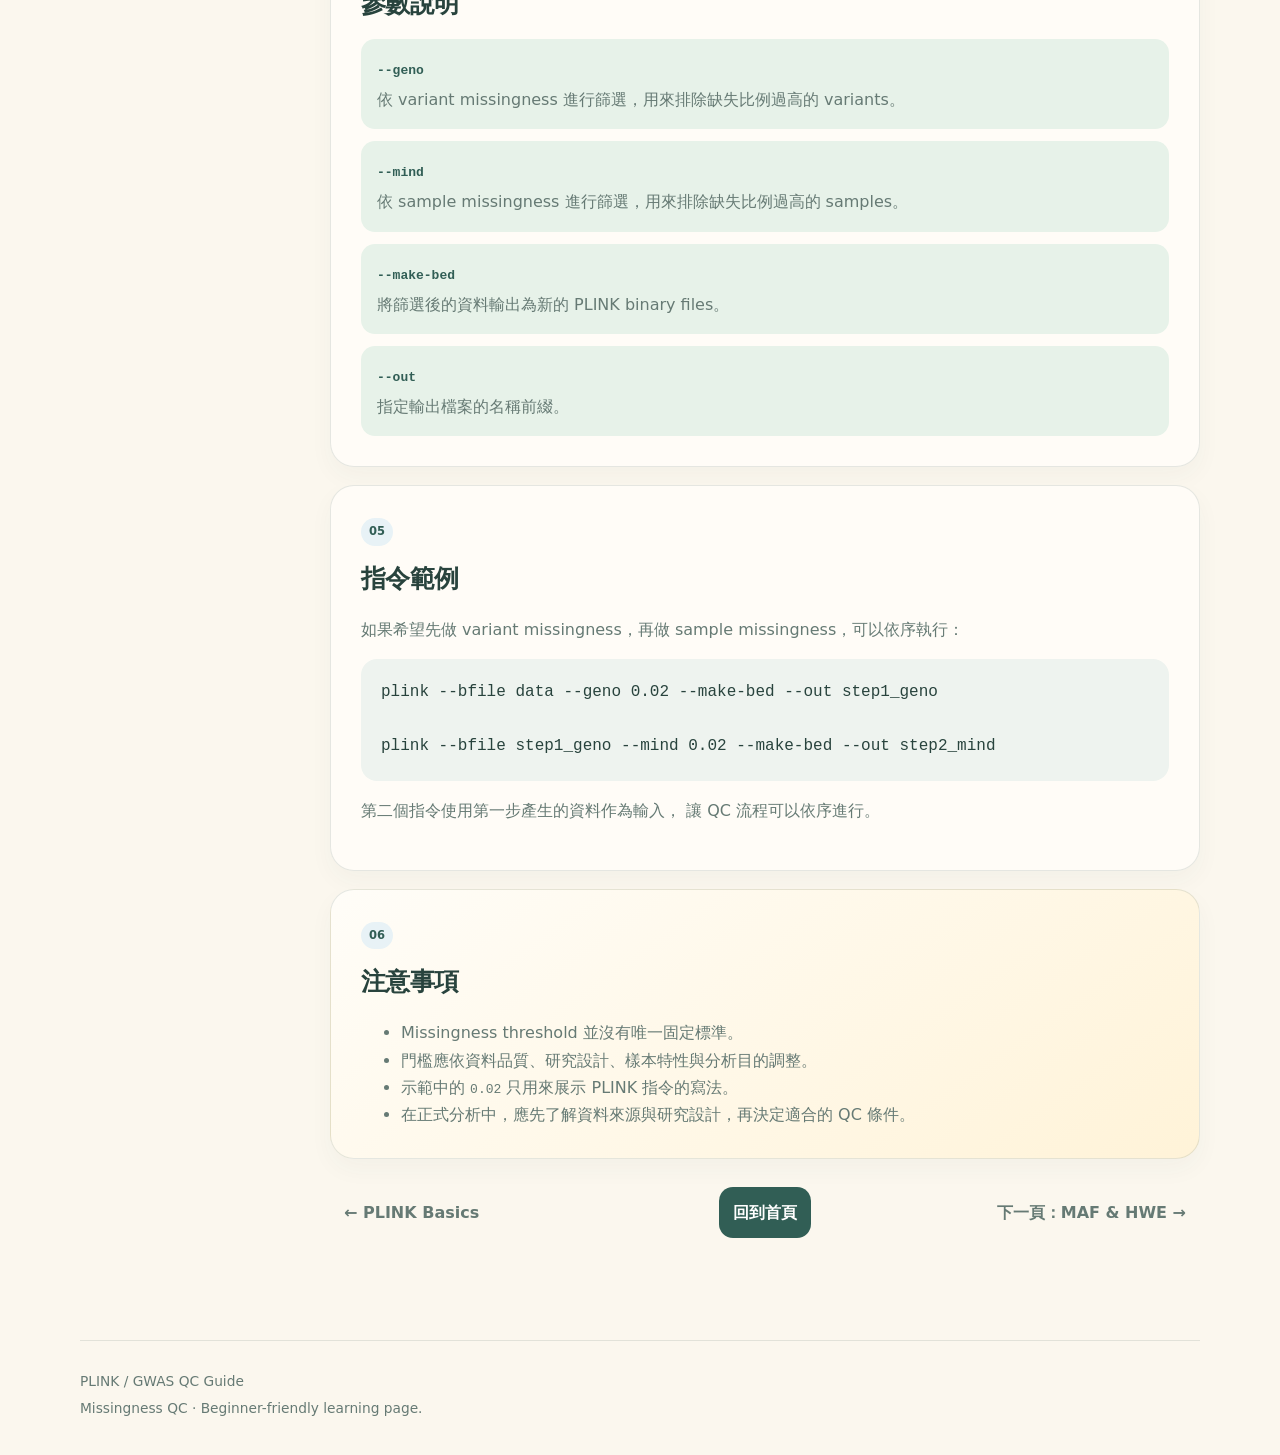
<file: pages/missingness.html>
<!DOCTYPE html>
<html lang="zh-Hant">
<head>
  <meta charset="UTF-8">
  <meta name="viewport" content="width=device-width, initial-scale=1.0">
  <meta name="description" content="PLINK Missingness QC：介紹 --geno 與 --mind 的用途、使用時機、範例與注意事項。">
  <title>Missingness QC | PLINK / GWAS QC Guide</title>
  <link rel="stylesheet" href="../css/style.css">
</head>
<body>
  <header class="site-header">
    <div class="container nav-wrap">
      <a class="brand" href="../index.html">
        <span class="brand-icon">🧬</span>
        <span>PLINK / GWAS QC Guide</span>
      </a>
      <nav class="top-nav">
        <a href="../index.html#workflow">Workflow</a>
        <a href="../index.html#qc-topics">QC Topics</a>
        <a href="../index.html#gwas-analysis">GWAS Analysis</a>
        <a href="../index.html#gwas-results">GWAS Results</a>
      </nav>
    </div>
  </header>

  <main>
    <section class="lesson-hero">
      <div class="container lesson-hero-grid">
        <div>
          <p class="eyebrow">Quality Control · Step 01</p>
          <h1>Missingness QC</h1>
          <p class="hero-text">
            先檢查 variant 與 sample 的 genotype missing rate，
            是 GWAS 品質控制中常見的前期步驟之一。
          </p>
          <div class="tag-row">
            <span class="code-tag">--geno</span>
            <span class="code-tag">--mind</span>
          </div>
        </div>
        <div class="lesson-icon" aria-hidden="true">🧩</div>
      </div>
    </section>

    <section class="lesson-section">
      <div class="container lesson-layout">
        <aside class="lesson-sidebar">
          <p class="sidebar-title">本頁內容</p>
          <a href="#what">這一步在做什麼？</a>
          <a href="#when">使用時機</a>
          <a href="#commands">PLINK 指令</a>
          <a href="#parameters">參數說明</a>
          <a href="#example">指令範例</a>
          <a href="#notes">注意事項</a>
        </aside>

        <article class="lesson-content">
          <section class="lesson-card" id="what">
            <span class="lesson-label">01</span>
            <h2>這一步在做什麼？</h2>
            <p>
              Missingness QC 用來檢查 genotype 資料中的缺失情況。
              實務上通常會分別從 variant 與 sample 兩個方向檢查，
              避免缺失比例過高的資料影響後續分析。
            </p>
          </section>

          <section class="lesson-card" id="when">
            <span class="lesson-label">02</span>
            <h2>使用時機</h2>
            <p>
              Missingness 通常屬於 GWAS 前期 QC 的一部分。
              在進行 allele frequency、HWE、population structure 或 association analysis 之前，
              先確認資料缺失狀況有助於提升後續分析品質。
            </p>
          </section>

          <section class="lesson-card" id="commands">
            <span class="lesson-label">03</span>
            <h2>PLINK 指令</h2>

            <div class="command-block">
              <span class="command-title">Variant missingness</span>
              <code>plink --bfile data --geno 0.02 --make-bed --out qc_geno</code>
            </div>

            <div class="command-block">
              <span class="command-title">Sample missingness</span>
              <code>plink --bfile qc_geno --mind 0.02 --make-bed --out qc_mind</code>
            </div>

            <p class="example-note">
              上述 <code>0.02</code> 僅作為指令格式示範，不代表所有研究都應使用相同門檻。
            </p>
          </section>

          <section class="lesson-card" id="parameters">
            <span class="lesson-label">04</span>
            <h2>參數說明</h2>

            <div class="parameter-list">
              <div>
                <code>--geno</code>
                <p>依 variant missingness 進行篩選，用來排除缺失比例過高的 variants。</p>
              </div>
              <div>
                <code>--mind</code>
                <p>依 sample missingness 進行篩選，用來排除缺失比例過高的 samples。</p>
              </div>
              <div>
                <code>--make-bed</code>
                <p>將篩選後的資料輸出為新的 PLINK binary files。</p>
              </div>
              <div>
                <code>--out</code>
                <p>指定輸出檔案的名稱前綴。</p>
              </div>
            </div>
          </section>

          <section class="lesson-card" id="example">
            <span class="lesson-label">05</span>
            <h2>指令範例</h2>
            <p>如果希望先做 variant missingness，再做 sample missingness，可以依序執行：</p>

            <pre class="code-panel"><code>plink --bfile data --geno 0.02 --make-bed --out step1_geno

plink --bfile step1_geno --mind 0.02 --make-bed --out step2_mind</code></pre>

            <p>
              第二個指令使用第一步產生的資料作為輸入，
              讓 QC 流程可以依序進行。
            </p>
          </section>

          <section class="lesson-card note-card" id="notes">
            <span class="lesson-label">06</span>
            <h2>注意事項</h2>
            <ul>
              <li>Missingness threshold 並沒有唯一固定標準。</li>
              <li>門檻應依資料品質、研究設計、樣本特性與分析目的調整。</li>
              <li>示範中的 <code>0.02</code> 只用來展示 PLINK 指令的寫法。</li>
              <li>在正式分析中，應先了解資料來源與研究設計，再決定適合的 QC 條件。</li>
            </ul>
          </section>

          <nav class="lesson-pagination" aria-label="教學頁導覽">
            <a class="page-nav muted-link" href="../index.html#beginner">← PLINK Basics</a>
            <a class="page-nav home-link" href="../index.html">回到首頁</a>
            <a class="page-nav muted-link" href="maf-hwe.html">下一頁：MAF &amp; HWE →</a>
          </nav>
        </article>
      </div>
    </section>
  </main>

  <footer class="site-footer">
    <div class="container footer-inner">
      <p>PLINK / GWAS QC Guide</p>
      <p>Missingness QC · Beginner-friendly learning page.</p>
    </div>
  </footer>
</body>
</html>
</file>
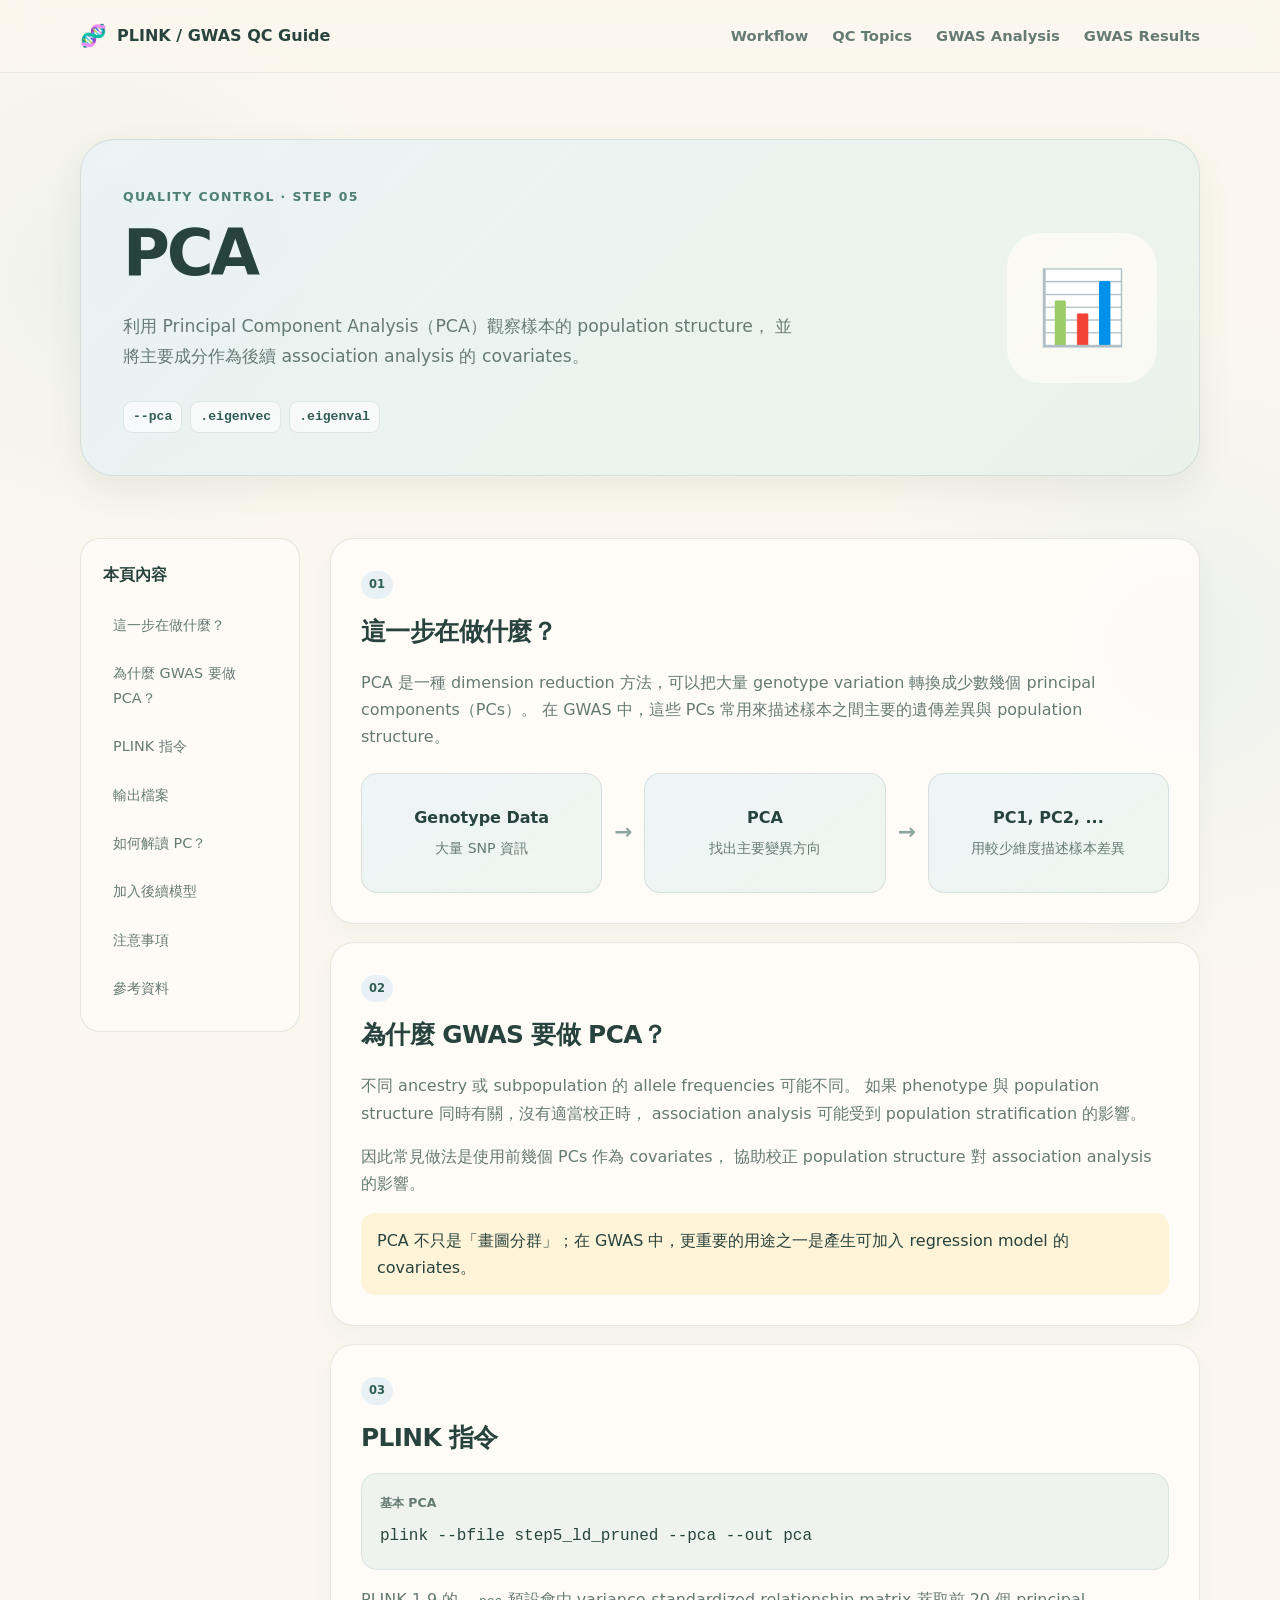
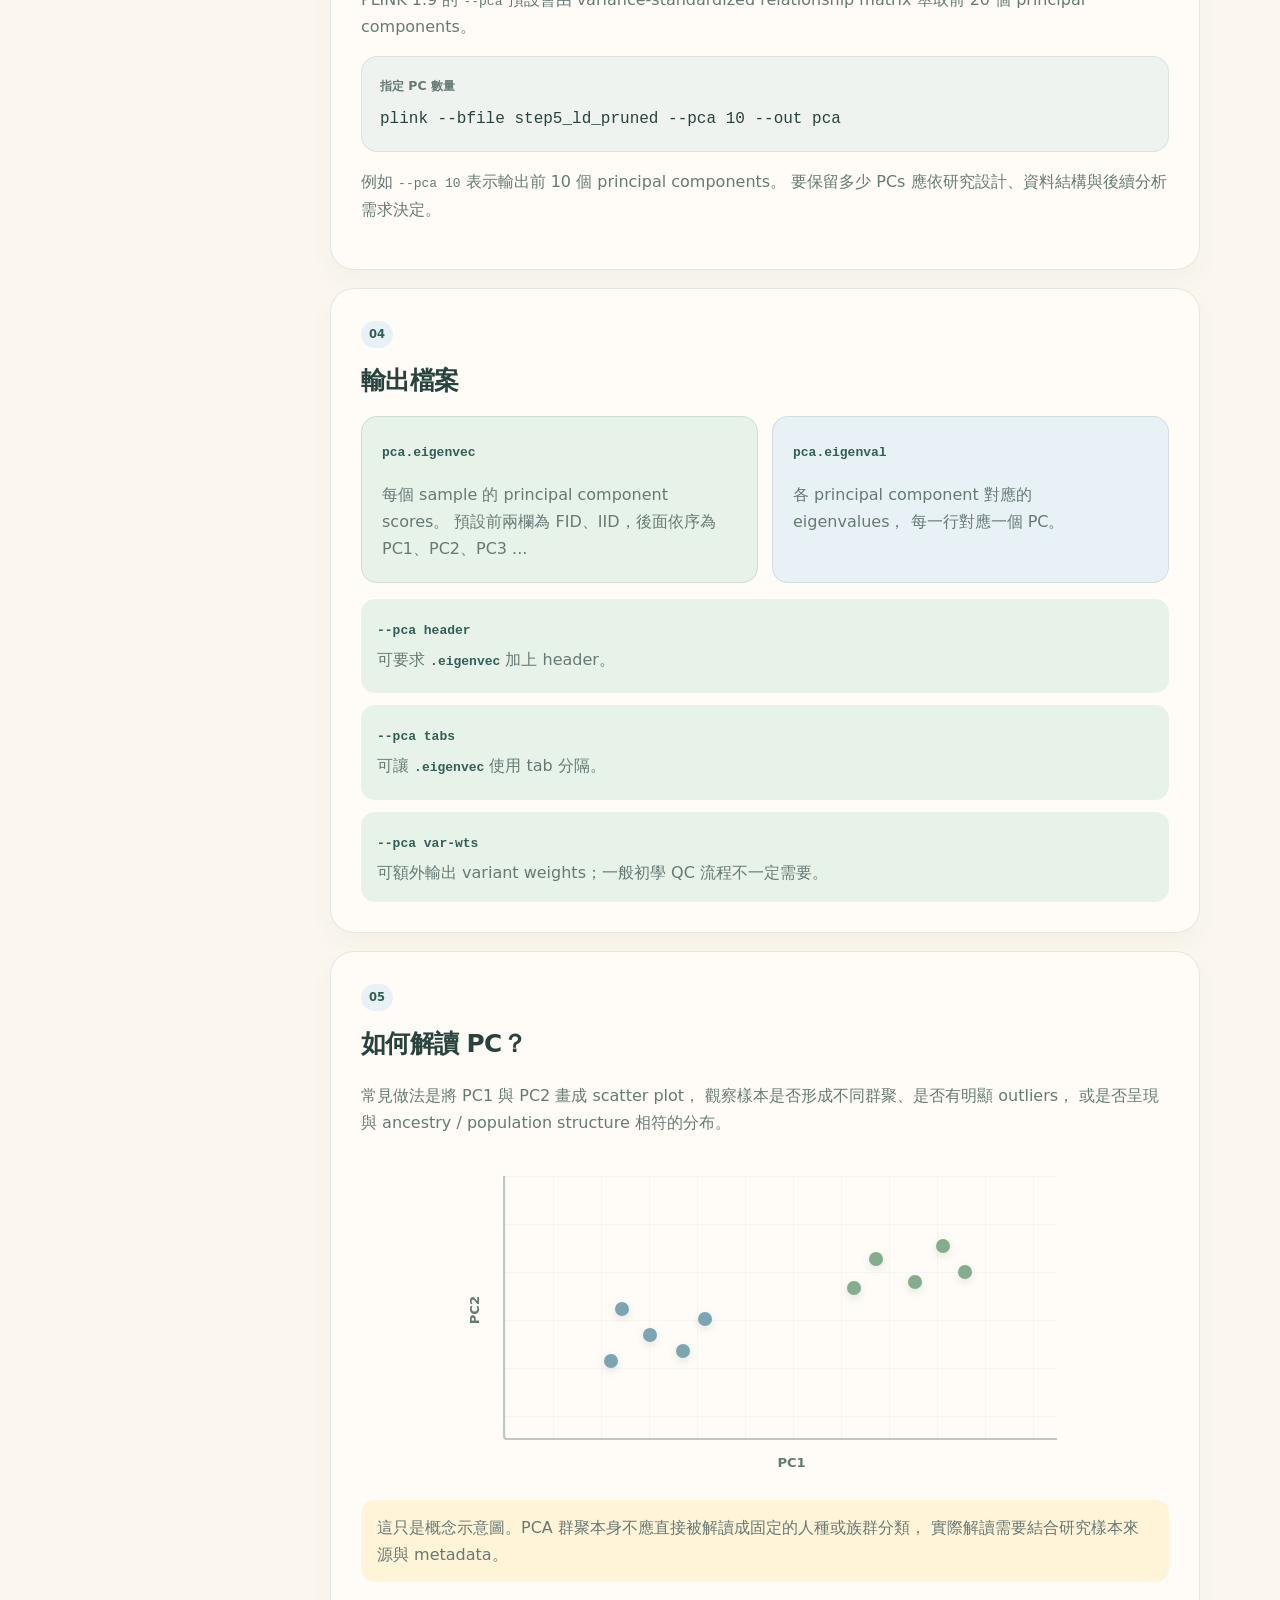
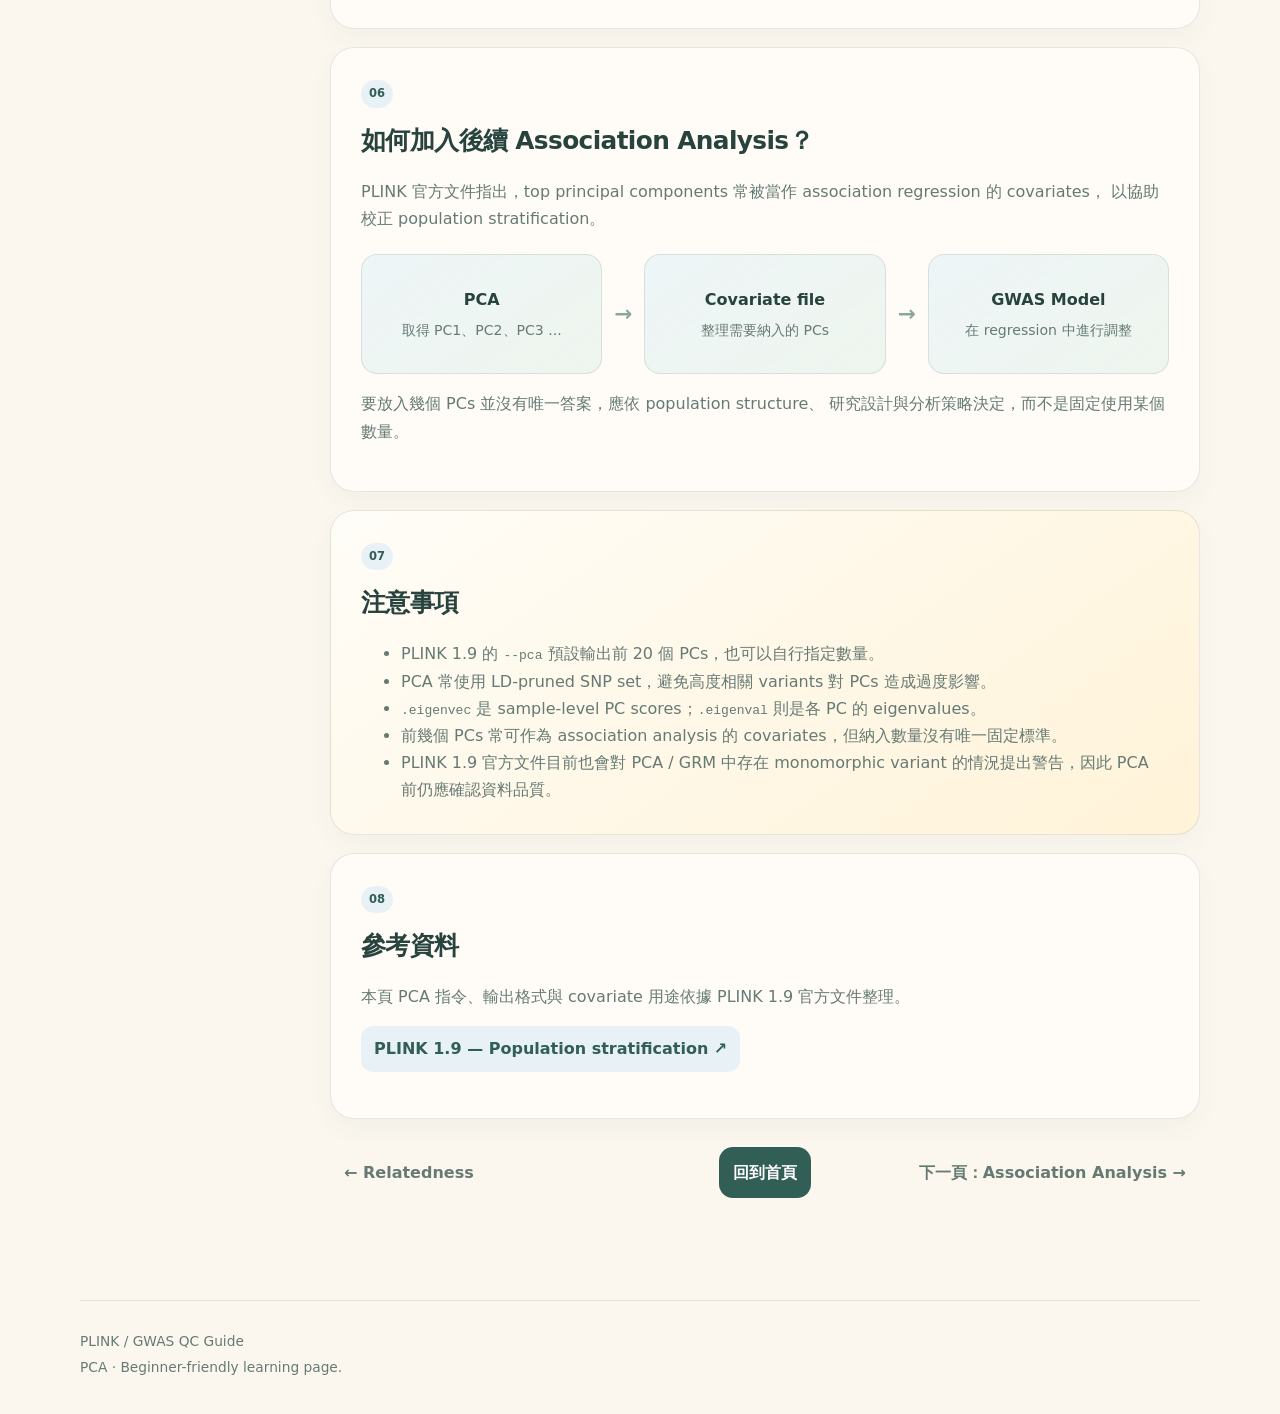
<file: pages/pca.html>
<!DOCTYPE html>
<html lang="zh-Hant">
<head>
  <meta charset="UTF-8">
  <meta name="viewport" content="width=device-width, initial-scale=1.0">
  <meta name="description" content="PLINK PCA 教學：介紹 --pca、population structure、eigenvalues、eigenvectors 與 GWAS covariates。">
  <title>PCA | PLINK / GWAS QC Guide</title>
  <link rel="stylesheet" href="../css/style.css">
</head>
<body>
  <header class="site-header">
    <div class="container nav-wrap">
      <a class="brand" href="../index.html">
        <span class="brand-icon">🧬</span>
        <span>PLINK / GWAS QC Guide</span>
      </a>
      <nav class="top-nav">
        <a href="../index.html#workflow">Workflow</a>
        <a href="../index.html#qc-topics">QC Topics</a>
        <a href="../index.html#gwas-analysis">GWAS Analysis</a>
        <a href="../index.html#gwas-results">GWAS Results</a>
      </nav>
    </div>
  </header>

  <main>
    <section class="lesson-hero">
      <div class="container lesson-hero-grid">
        <div>
          <p class="eyebrow">Quality Control · Step 05</p>
          <h1>PCA</h1>
          <p class="hero-text">
            利用 Principal Component Analysis（PCA）觀察樣本的 population structure，
            並將主要成分作為後續 association analysis 的 covariates。
          </p>
          <div class="tag-row">
            <span class="code-tag">--pca</span>
            <span class="code-tag">.eigenvec</span>
            <span class="code-tag">.eigenval</span>
          </div>
        </div>
        <div class="lesson-icon" aria-hidden="true">📊</div>
      </div>
    </section>

    <section class="lesson-section">
      <div class="container lesson-layout">
        <aside class="lesson-sidebar">
          <p class="sidebar-title">本頁內容</p>
          <a href="#what">這一步在做什麼？</a>
          <a href="#why">為什麼 GWAS 要做 PCA？</a>
          <a href="#command">PLINK 指令</a>
          <a href="#outputs">輸出檔案</a>
          <a href="#interpret">如何解讀 PC？</a>
          <a href="#covariates">加入後續模型</a>
          <a href="#notes">注意事項</a>
          <a href="#sources">參考資料</a>
        </aside>

        <article class="lesson-content">
          <section class="lesson-card" id="what">
            <span class="lesson-label">01</span>
            <h2>這一步在做什麼？</h2>
            <p>
              PCA 是一種 dimension reduction 方法，可以把大量 genotype variation
              轉換成少數幾個 principal components（PCs）。
              在 GWAS 中，這些 PCs 常用來描述樣本之間主要的遺傳差異與 population structure。
            </p>

            <div class="concept-flow">
              <div class="mini-step">
                <strong>Genotype Data</strong>
                <span>大量 SNP 資訊</span>
              </div>
              <span class="mini-arrow">→</span>
              <div class="mini-step">
                <strong>PCA</strong>
                <span>找出主要變異方向</span>
              </div>
              <span class="mini-arrow">→</span>
              <div class="mini-step">
                <strong>PC1, PC2, ...</strong>
                <span>用較少維度描述樣本差異</span>
              </div>
            </div>
          </section>

          <section class="lesson-card" id="why">
            <span class="lesson-label">02</span>
            <h2>為什麼 GWAS 要做 PCA？</h2>
            <p>
              不同 ancestry 或 subpopulation 的 allele frequencies 可能不同。
              如果 phenotype 與 population structure 同時有關，沒有適當校正時，
              association analysis 可能受到 population stratification 的影響。
            </p>
            <p>
              因此常見做法是使用前幾個 PCs 作為 covariates，
              協助校正 population structure 對 association analysis 的影響。
            </p>

            <div class="example-note">
              PCA 不只是「畫圖分群」；在 GWAS 中，更重要的用途之一是產生可加入 regression model 的 covariates。
            </div>
          </section>

          <section class="lesson-card" id="command">
            <span class="lesson-label">03</span>
            <h2>PLINK 指令</h2>

            <div class="command-block">
              <span class="command-title">基本 PCA</span>
              <code>plink --bfile step5_ld_pruned --pca --out pca</code>
            </div>

            <p>
              PLINK 1.9 的 <code>--pca</code> 預設會由 variance-standardized relationship matrix
              萃取前 20 個 principal components。
            </p>

            <div class="command-block">
              <span class="command-title">指定 PC 數量</span>
              <code>plink --bfile step5_ld_pruned --pca 10 --out pca</code>
            </div>

            <p>
              例如 <code>--pca 10</code> 表示輸出前 10 個 principal components。
              要保留多少 PCs 應依研究設計、資料結構與後續分析需求決定。
            </p>
          </section>

          <section class="lesson-card" id="outputs">
            <span class="lesson-label">04</span>
            <h2>輸出檔案</h2>

            <div class="output-grid">
              <div class="output-box keep">
                <code>pca.eigenvec</code>
                <p>
                  每個 sample 的 principal component scores。
                  預設前兩欄為 FID、IID，後面依序為 PC1、PC2、PC3 ...
                </p>
              </div>

              <div class="output-box remove">
                <code>pca.eigenval</code>
                <p>
                  各 principal component 對應的 eigenvalues，
                  每一行對應一個 PC。
                </p>
              </div>
            </div>

            <div class="parameter-list">
              <div>
                <code>--pca header</code>
                <p>可要求 <code>.eigenvec</code> 加上 header。</p>
              </div>
              <div>
                <code>--pca tabs</code>
                <p>可讓 <code>.eigenvec</code> 使用 tab 分隔。</p>
              </div>
              <div>
                <code>--pca var-wts</code>
                <p>可額外輸出 variant weights；一般初學 QC 流程不一定需要。</p>
              </div>
            </div>
          </section>

          <section class="lesson-card" id="interpret">
            <span class="lesson-label">05</span>
            <h2>如何解讀 PC？</h2>
            <p>
              常見做法是將 PC1 與 PC2 畫成 scatter plot，
              觀察樣本是否形成不同群聚、是否有明顯 outliers，
              或是否呈現與 ancestry / population structure 相符的分布。
            </p>

            <div class="pca-visual" aria-label="PCA 散點圖示意">
              <div class="axis-y">PC2</div>
              <div class="scatter-area">
                <span class="dot group-a d1"></span>
                <span class="dot group-a d2"></span>
                <span class="dot group-a d3"></span>
                <span class="dot group-a d4"></span>
                <span class="dot group-a d5"></span>
                <span class="dot group-b d6"></span>
                <span class="dot group-b d7"></span>
                <span class="dot group-b d8"></span>
                <span class="dot group-b d9"></span>
                <span class="dot group-b d10"></span>
              </div>
              <div class="axis-x">PC1</div>
            </div>

            <p class="example-note">
              這只是概念示意圖。PCA 群聚本身不應直接被解讀成固定的人種或族群分類，
              實際解讀需要結合研究樣本來源與 metadata。
            </p>
          </section>

          <section class="lesson-card" id="covariates">
            <span class="lesson-label">06</span>
            <h2>如何加入後續 Association Analysis？</h2>
            <p>
              PLINK 官方文件指出，top principal components 常被當作 association regression 的 covariates，
              以協助校正 population stratification。
            </p>

            <div class="concept-flow">
              <div class="mini-step">
                <strong>PCA</strong>
                <span>取得 PC1、PC2、PC3 ...</span>
              </div>
              <span class="mini-arrow">→</span>
              <div class="mini-step">
                <strong>Covariate file</strong>
                <span>整理需要納入的 PCs</span>
              </div>
              <span class="mini-arrow">→</span>
              <div class="mini-step">
                <strong>GWAS Model</strong>
                <span>在 regression 中進行調整</span>
              </div>
            </div>

            <p>
              要放入幾個 PCs 並沒有唯一答案，應依 population structure、
              研究設計與分析策略決定，而不是固定使用某個數量。
            </p>
          </section>

          <section class="lesson-card note-card" id="notes">
            <span class="lesson-label">07</span>
            <h2>注意事項</h2>
            <ul>
              <li>PLINK 1.9 的 <code>--pca</code> 預設輸出前 20 個 PCs，也可以自行指定數量。</li>
              <li>PCA 常使用 LD-pruned SNP set，避免高度相關 variants 對 PCs 造成過度影響。</li>
              <li><code>.eigenvec</code> 是 sample-level PC scores；<code>.eigenval</code> 則是各 PC 的 eigenvalues。</li>
              <li>前幾個 PCs 常可作為 association analysis 的 covariates，但納入數量沒有唯一固定標準。</li>
              <li>PLINK 1.9 官方文件目前也會對 PCA / GRM 中存在 monomorphic variant 的情況提出警告，因此 PCA 前仍應確認資料品質。</li>
            </ul>
          </section>

          <section class="lesson-card" id="sources">
            <span class="lesson-label">08</span>
            <h2>參考資料</h2>
            <p>本頁 PCA 指令、輸出格式與 covariate 用途依據 PLINK 1.9 官方文件整理。</p>
            <p>
              <a class="reference-link" href="https://www.cog-genomics.org/plink/1.9/strat" target="_blank" rel="noopener">
                PLINK 1.9 — Population stratification ↗
              </a>
            </p>
          </section>

          <nav class="lesson-pagination" aria-label="教學頁導覽">
            <a class="page-nav muted-link" href="relatedness.html">← Relatedness</a>
            <a class="page-nav home-link" href="../index.html">回到首頁</a>
            <a class="page-nav muted-link" href="association.html">下一頁：Association Analysis →</a>
          </nav>
        </article>
      </div>
    </section>
  </main>

  <footer class="site-footer">
    <div class="container footer-inner">
      <p>PLINK / GWAS QC Guide</p>
      <p>PCA · Beginner-friendly learning page.</p>
    </div>
  </footer>
</body>
</html>
</file>
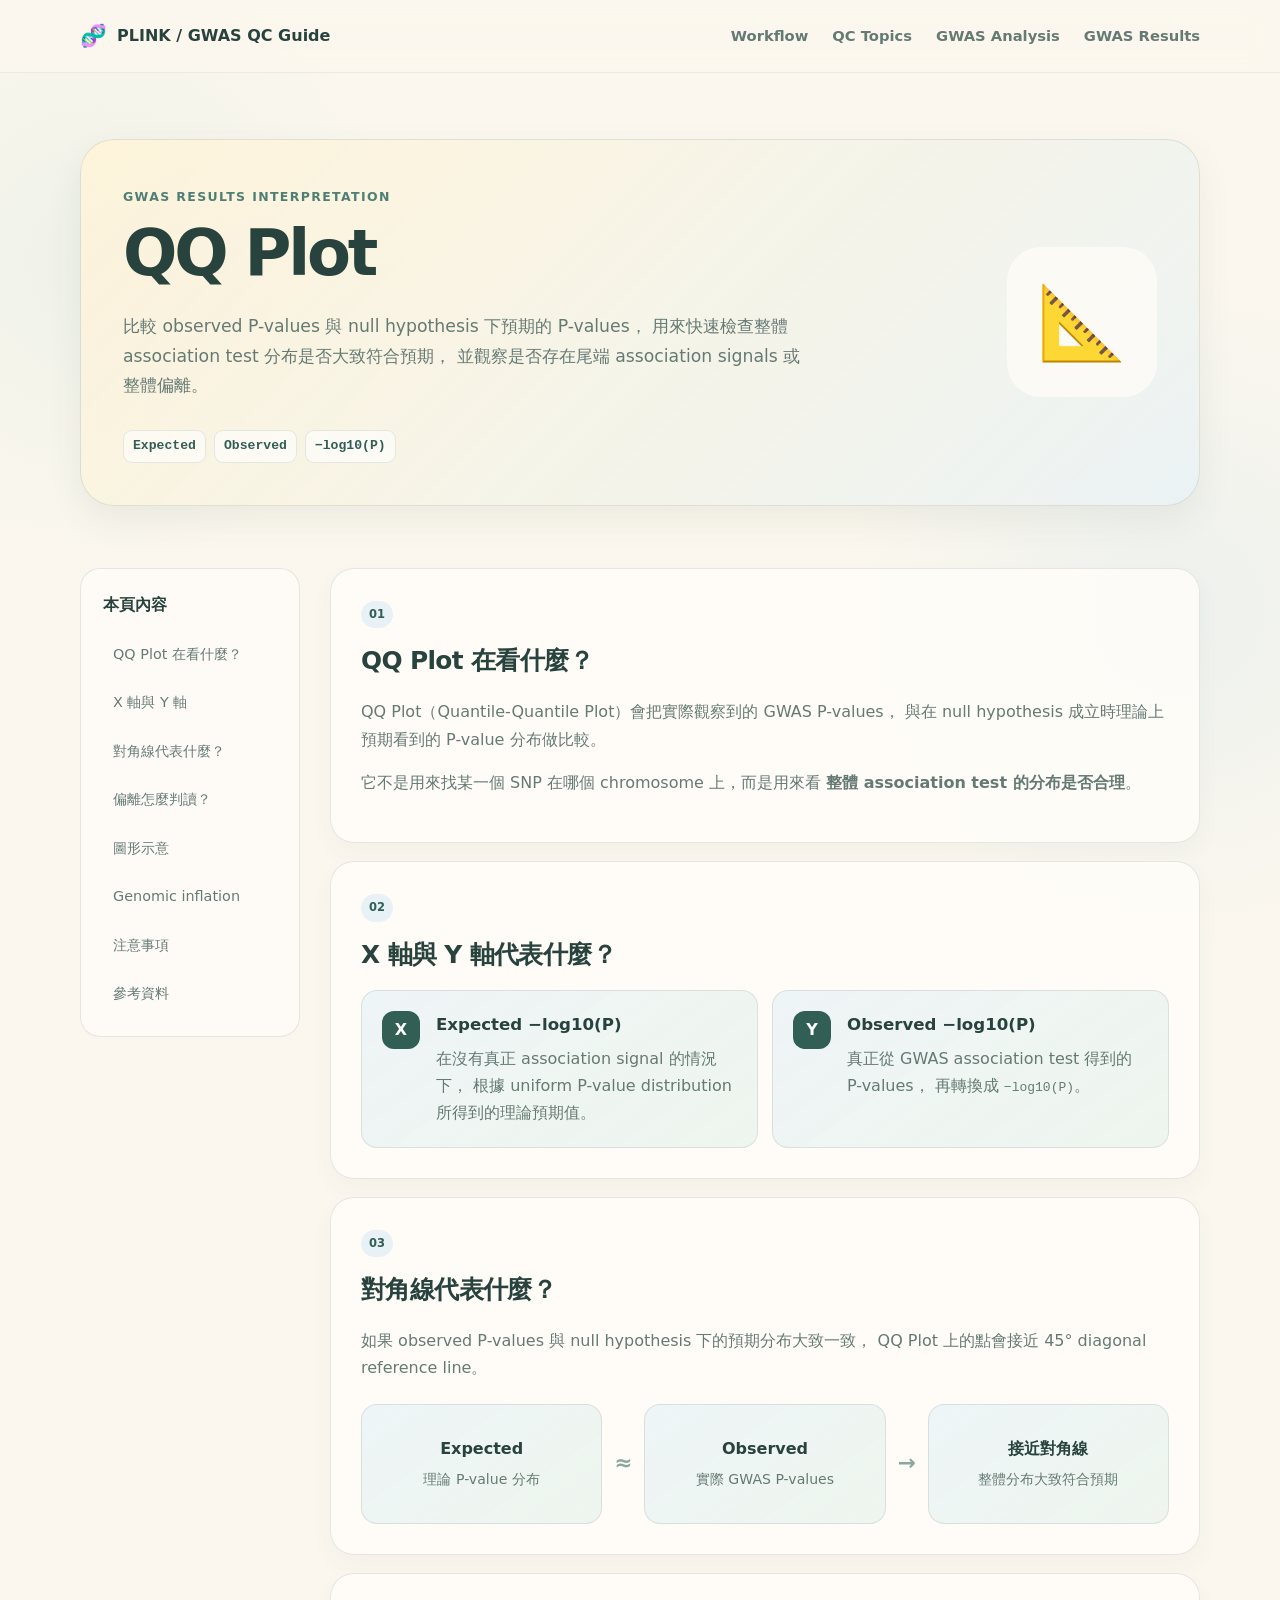
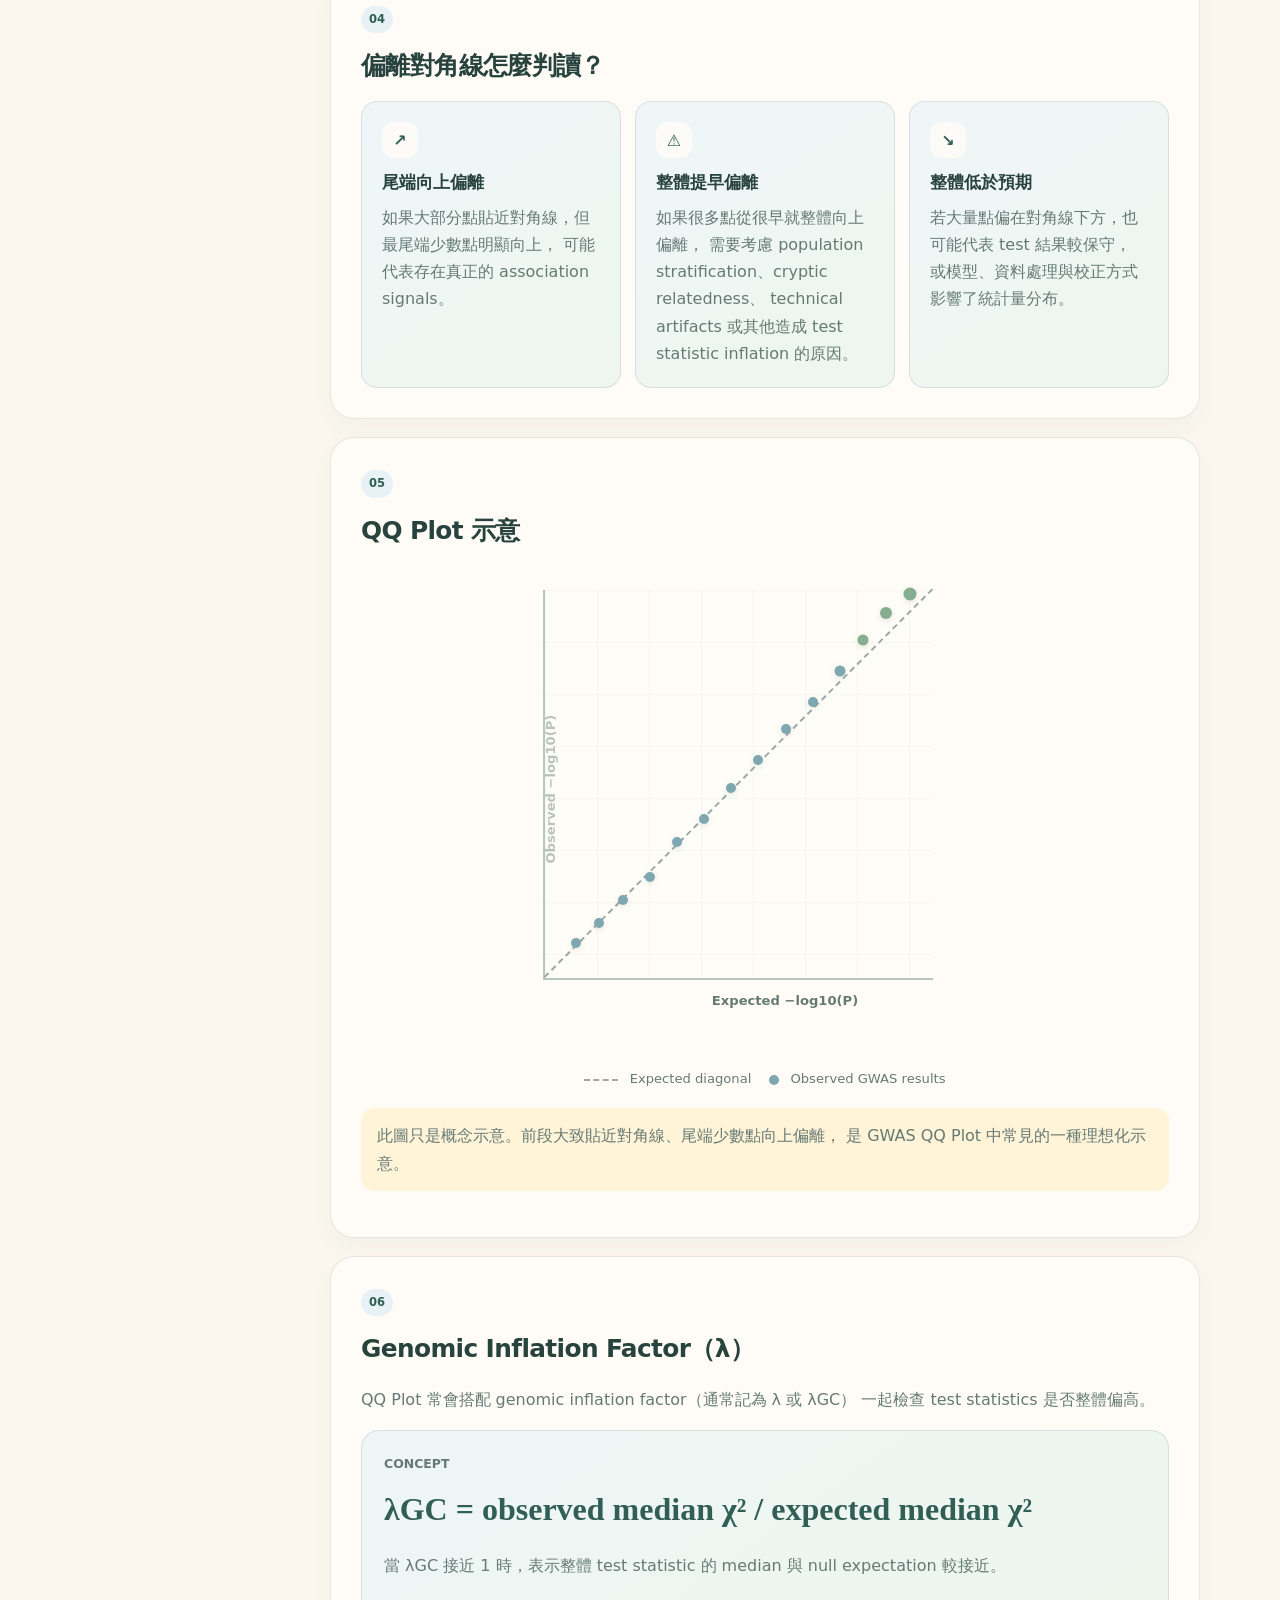
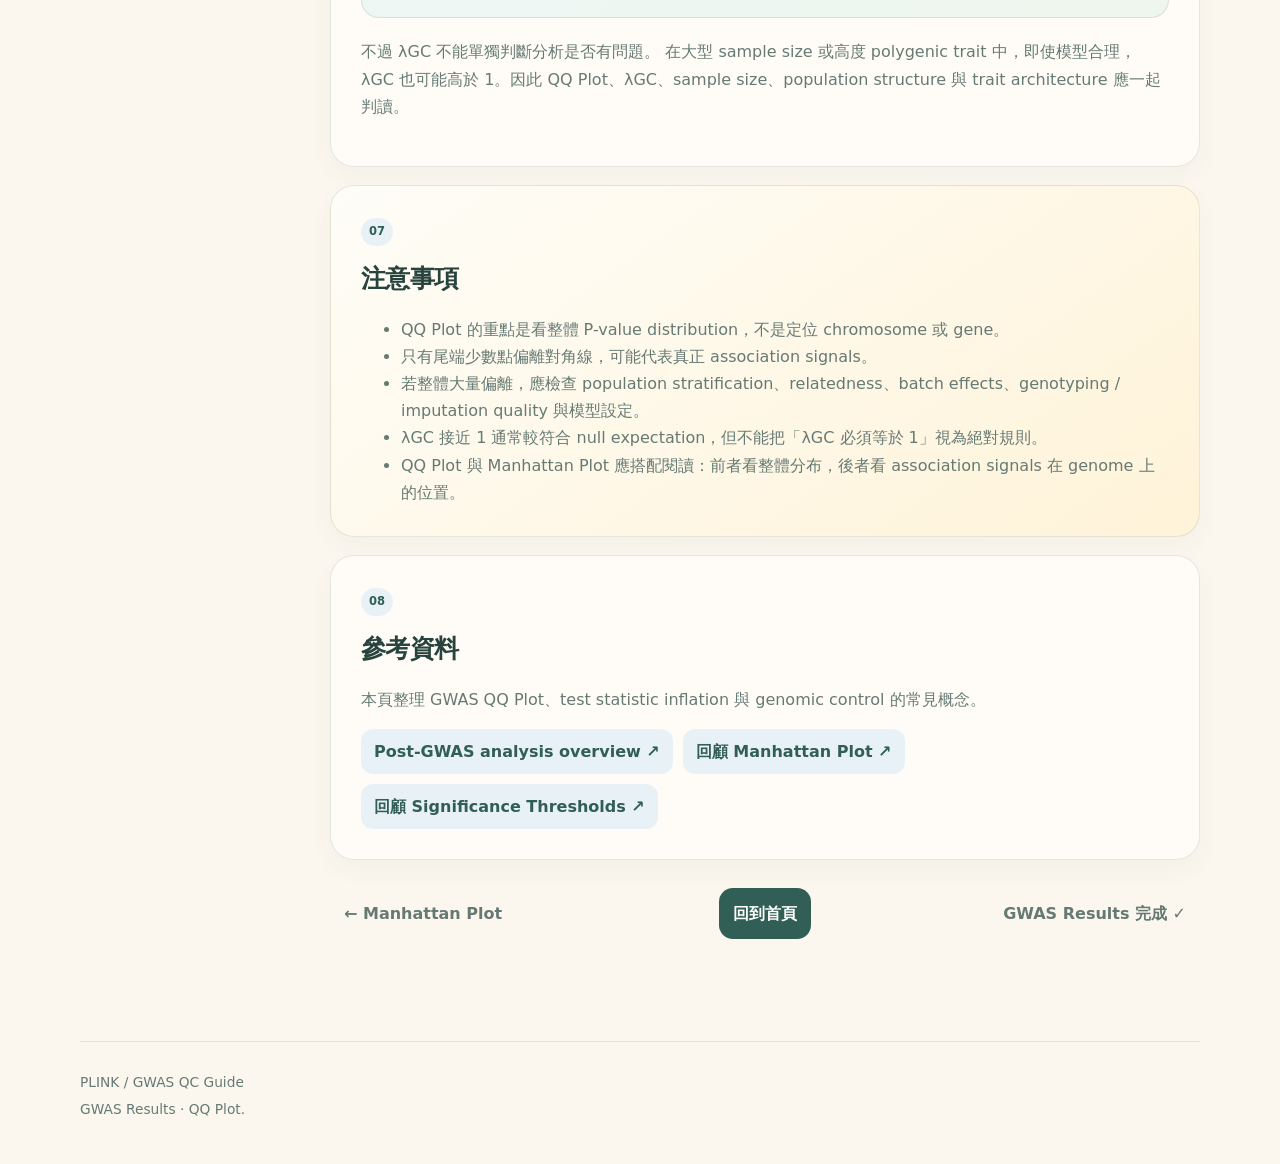
<file: pages/qq-plot.html>
<!DOCTYPE html>
<html lang="zh-Hant">
<head>
  <meta charset="UTF-8">
  <meta name="viewport" content="width=device-width, initial-scale=1.0">
  <meta name="description" content="GWAS QQ Plot 教學：介紹 expected 與 observed P-values、對角線、尾端偏離與可能的 inflation。">
  <title>QQ Plot | PLINK / GWAS QC Guide</title>
  <link rel="stylesheet" href="../css/style.css">
</head>
<body>
  <header class="site-header">
    <div class="container nav-wrap">
      <a class="brand" href="../index.html">
        <span class="brand-icon">🧬</span>
        <span>PLINK / GWAS QC Guide</span>
      </a>
      <nav class="top-nav">
        <a href="../index.html#workflow">Workflow</a>
        <a href="../index.html#qc-topics">QC Topics</a>
        <a href="../index.html#gwas-analysis">GWAS Analysis</a>
        <a href="../index.html#gwas-results">GWAS Results</a>
      </nav>
    </div>
  </header>

  <main>
    <section class="lesson-hero results-hero">
      <div class="container lesson-hero-grid">
        <div>
          <p class="eyebrow">GWAS Results Interpretation</p>
          <h1>QQ Plot</h1>
          <p class="hero-text">
            比較 observed P-values 與 null hypothesis 下預期的 P-values，
            用來快速檢查整體 association test 分布是否大致符合預期，
            並觀察是否存在尾端 association signals 或整體偏離。
          </p>
          <div class="tag-row">
            <span class="code-tag">Expected</span>
            <span class="code-tag">Observed</span>
            <span class="code-tag">−log10(P)</span>
          </div>
        </div>
        <div class="lesson-icon" aria-hidden="true">📐</div>
      </div>
    </section>

    <section class="lesson-section">
      <div class="container lesson-layout">
        <aside class="lesson-sidebar">
          <p class="sidebar-title">本頁內容</p>
          <a href="#what">QQ Plot 在看什麼？</a>
          <a href="#axes">X 軸與 Y 軸</a>
          <a href="#diagonal">對角線代表什麼？</a>
          <a href="#deviation">偏離怎麼判讀？</a>
          <a href="#example">圖形示意</a>
          <a href="#lambda">Genomic inflation</a>
          <a href="#notes">注意事項</a>
          <a href="#sources">參考資料</a>
        </aside>

        <article class="lesson-content">
          <section class="lesson-card" id="what">
            <span class="lesson-label">01</span>
            <h2>QQ Plot 在看什麼？</h2>
            <p>
              QQ Plot（Quantile-Quantile Plot）會把實際觀察到的 GWAS P-values，
              與在 null hypothesis 成立時理論上預期看到的 P-value 分布做比較。
            </p>
            <p>
              它不是用來找某一個 SNP 在哪個 chromosome 上，而是用來看
              <strong>整體 association test 的分布是否合理</strong>。
            </p>
          </section>

          <section class="lesson-card" id="axes">
            <span class="lesson-label">02</span>
            <h2>X 軸與 Y 軸代表什麼？</h2>

            <div class="axis-grid">
              <div class="axis-card">
                <span class="axis-badge">X</span>
                <div>
                  <h3>Expected −log10(P)</h3>
                  <p>
                    在沒有真正 association signal 的情況下，
                    根據 uniform P-value distribution 所得到的理論預期值。
                  </p>
                </div>
              </div>

              <div class="axis-card">
                <span class="axis-badge">Y</span>
                <div>
                  <h3>Observed −log10(P)</h3>
                  <p>
                    真正從 GWAS association test 得到的 P-values，
                    再轉換成 <code>−log10(P)</code>。
                  </p>
                </div>
              </div>
            </div>
          </section>

          <section class="lesson-card" id="diagonal">
            <span class="lesson-label">03</span>
            <h2>對角線代表什麼？</h2>
            <p>
              如果 observed P-values 與 null hypothesis 下的預期分布大致一致，
              QQ Plot 上的點會接近 45° diagonal reference line。
            </p>

            <div class="concept-flow">
              <div class="mini-step">
                <strong>Expected</strong>
                <span>理論 P-value 分布</span>
              </div>
              <span class="mini-arrow">≈</span>
              <div class="mini-step">
                <strong>Observed</strong>
                <span>實際 GWAS P-values</span>
              </div>
              <span class="mini-arrow">→</span>
              <div class="mini-step">
                <strong>接近對角線</strong>
                <span>整體分布大致符合預期</span>
              </div>
            </div>
          </section>

          <section class="lesson-card" id="deviation">
            <span class="lesson-label">04</span>
            <h2>偏離對角線怎麼判讀？</h2>

            <div class="qq-interpret-grid">
              <div class="qq-interpret-card">
                <span class="qq-icon">↗</span>
                <h3>尾端向上偏離</h3>
                <p>
                  如果大部分點貼近對角線，但最尾端少數點明顯向上，
                  可能代表存在真正的 association signals。
                </p>
              </div>

              <div class="qq-interpret-card">
                <span class="qq-icon">⚠</span>
                <h3>整體提早偏離</h3>
                <p>
                  如果很多點從很早就整體向上偏離，
                  需要考慮 population stratification、cryptic relatedness、
                  technical artifacts 或其他造成 test statistic inflation 的原因。
                </p>
              </div>

              <div class="qq-interpret-card">
                <span class="qq-icon">↘</span>
                <h3>整體低於預期</h3>
                <p>
                  若大量點偏在對角線下方，也可能代表 test 結果較保守，
                  或模型、資料處理與校正方式影響了統計量分布。
                </p>
              </div>
            </div>
          </section>

          <section class="lesson-card" id="example">
            <span class="lesson-label">05</span>
            <h2>QQ Plot 示意</h2>

            <div class="qq-demo" aria-label="QQ plot 示意圖">
              <div class="qq-y-label">Observed −log10(P)</div>
              <div class="qq-plot">
                <div class="qq-diagonal"></div>

                <span class="qq-dot q1"></span>
                <span class="qq-dot q2"></span>
                <span class="qq-dot q3"></span>
                <span class="qq-dot q4"></span>
                <span class="qq-dot q5"></span>
                <span class="qq-dot q6"></span>
                <span class="qq-dot q7"></span>
                <span class="qq-dot q8"></span>
                <span class="qq-dot q9"></span>
                <span class="qq-dot q10"></span>
                <span class="qq-dot q11"></span>
                <span class="qq-dot q12"></span>
                <span class="qq-dot q13"></span>
                <span class="qq-dot q14"></span>
              </div>
              <div class="qq-x-label">Expected −log10(P)</div>
            </div>

            <div class="plot-caption">
              <span><i class="caption-line qqref"></i> Expected diagonal</span>
              <span><i class="qq-point-sample"></i> Observed GWAS results</span>
            </div>

            <p class="example-note">
              此圖只是概念示意。前段大致貼近對角線、尾端少數點向上偏離，
              是 GWAS QQ Plot 中常見的一種理想化示意。
            </p>
          </section>

          <section class="lesson-card" id="lambda">
            <span class="lesson-label">06</span>
            <h2>Genomic Inflation Factor（λ）</h2>
            <p>
              QQ Plot 常會搭配 genomic inflation factor（通常記為 λ 或 λGC）
              一起檢查 test statistics 是否整體偏高。
            </p>

            <div class="formula-card">
              <span class="formula-title">Concept</span>
              <div class="formula">λGC = observed median χ² / expected median χ²</div>
              <p>
                當 λGC 接近 1 時，表示整體 test statistic 的 median 與 null expectation 較接近。
              </p>
            </div>

            <p>
              不過 λGC 不能單獨判斷分析是否有問題。
              在大型 sample size 或高度 polygenic trait 中，即使模型合理，
              λGC 也可能高於 1。因此 QQ Plot、λGC、sample size、population structure
              與 trait architecture 應一起判讀。
            </p>
          </section>

          <section class="lesson-card note-card" id="notes">
            <span class="lesson-label">07</span>
            <h2>注意事項</h2>
            <ul>
              <li>QQ Plot 的重點是看整體 P-value distribution，不是定位 chromosome 或 gene。</li>
              <li>只有尾端少數點偏離對角線，可能代表真正 association signals。</li>
              <li>若整體大量偏離，應檢查 population stratification、relatedness、batch effects、genotyping / imputation quality 與模型設定。</li>
              <li>λGC 接近 1 通常較符合 null expectation，但不能把「λGC 必須等於 1」視為絕對規則。</li>
              <li>QQ Plot 與 Manhattan Plot 應搭配閱讀：前者看整體分布，後者看 association signals 在 genome 上的位置。</li>
            </ul>
          </section>

          <section class="lesson-card" id="sources">
            <span class="lesson-label">08</span>
            <h2>參考資料</h2>
            <p>
              本頁整理 GWAS QQ Plot、test statistic inflation 與 genomic control 的常見概念。
            </p>

            <div class="source-links">
              <a class="reference-link" href="https://pmc.ncbi.nlm.nih.gov/articles/PMC8847724/" target="_blank" rel="noopener">
                Post-GWAS analysis overview ↗
              </a>
              <a class="reference-link" href="manhattan-plot.html">
                回顧 Manhattan Plot ↗
              </a>
              <a class="reference-link" href="gwas-results.html">
                回顧 Significance Thresholds ↗
              </a>
            </div>
          </section>

          <nav class="lesson-pagination" aria-label="教學頁導覽">
            <a class="page-nav muted-link" href="manhattan-plot.html">← Manhattan Plot</a>
            <a class="page-nav home-link" href="../index.html">回到首頁</a>
            <span class="page-nav muted-link">GWAS Results 完成 ✓</span>
          </nav>
        </article>
      </div>
    </section>
  </main>

  <footer class="site-footer">
    <div class="container footer-inner">
      <p>PLINK / GWAS QC Guide</p>
      <p>GWAS Results · QQ Plot.</p>
    </div>
  </footer>
</body>
</html>
</file>
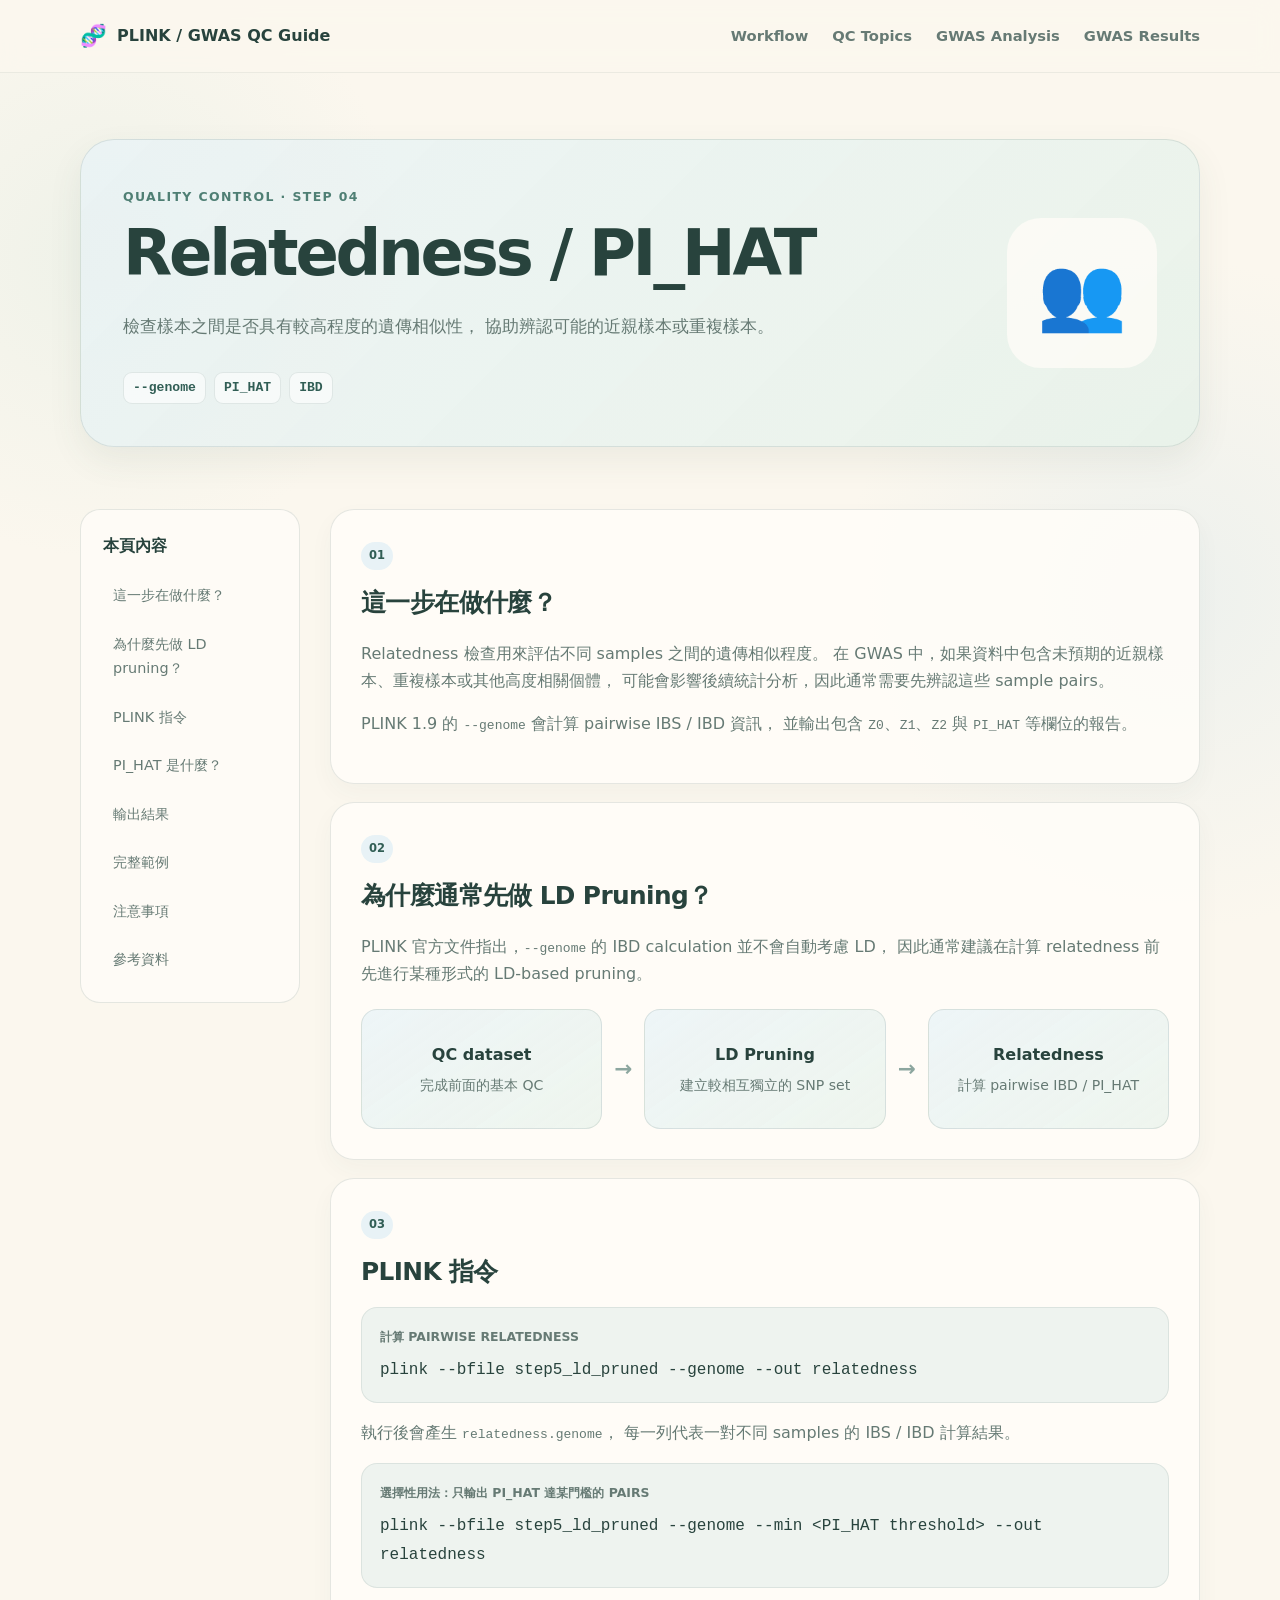
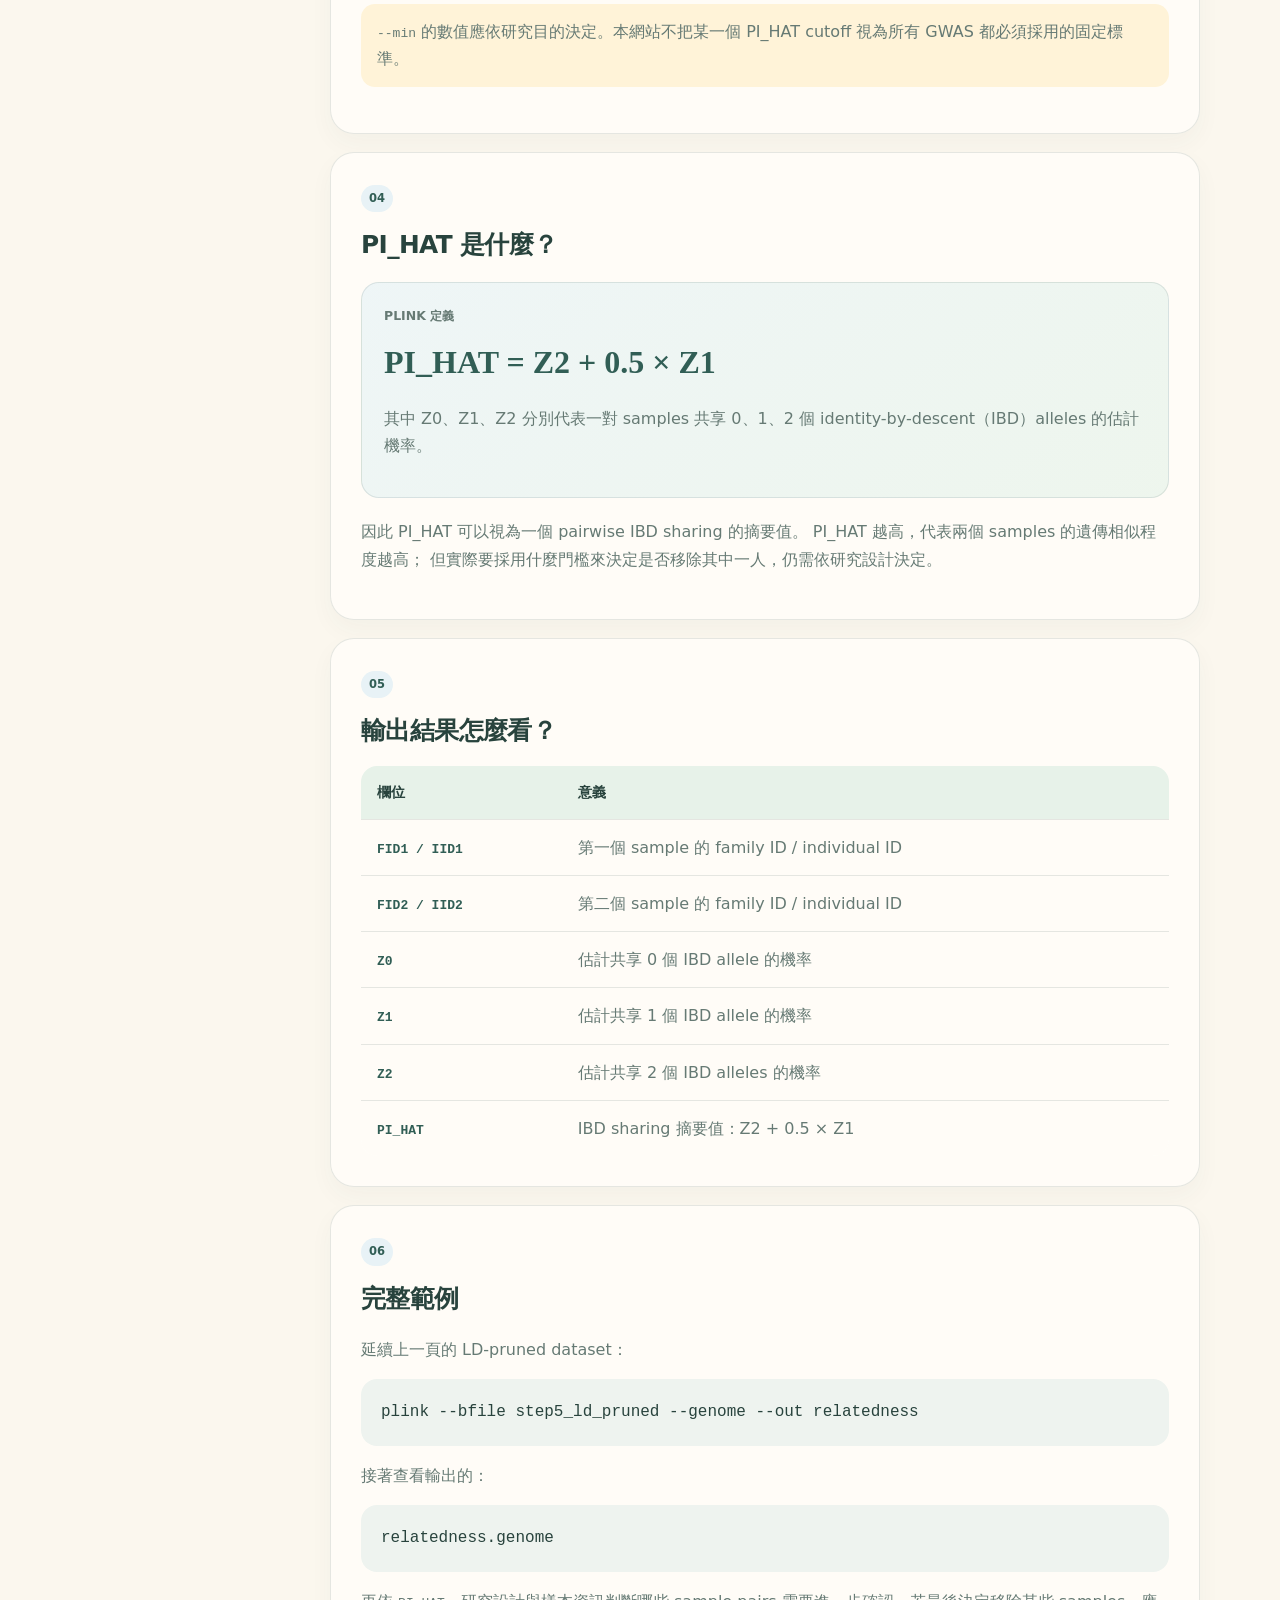
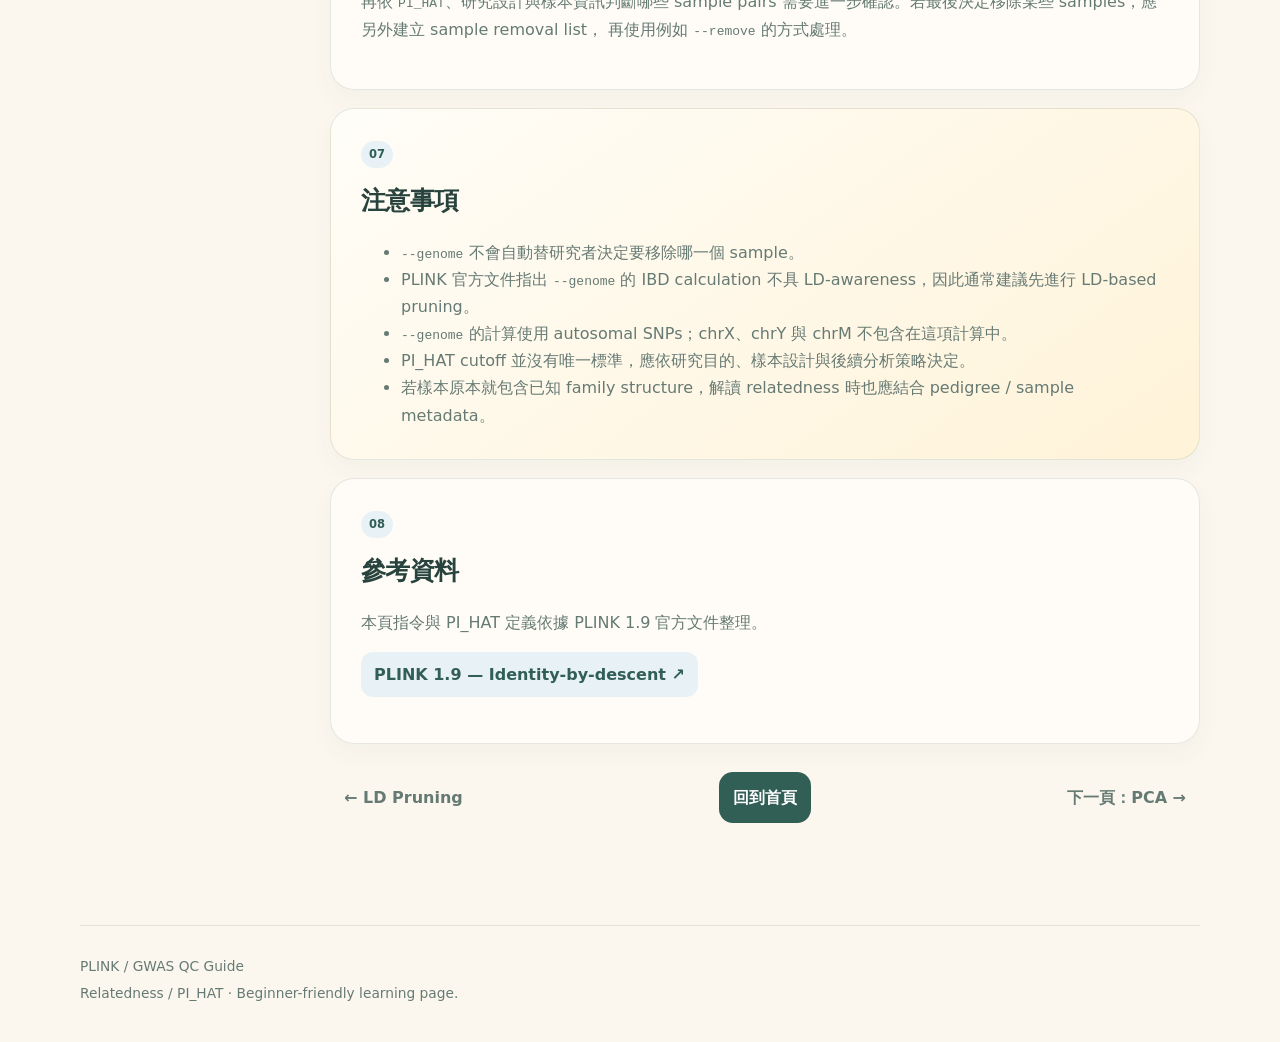
<file: pages/relatedness.html>
<!DOCTYPE html>
<html lang="zh-Hant">
<head>
  <meta charset="UTF-8">
  <meta name="viewport" content="width=device-width, initial-scale=1.0">
  <meta name="description" content="PLINK Relatedness / PI_HAT 教學：介紹 --genome、IBD、PI_HAT、LD pruning 與樣本親緣關係檢查。">
  <title>Relatedness / PI_HAT | PLINK / GWAS QC Guide</title>
  <link rel="stylesheet" href="../css/style.css">
</head>
<body>
  <header class="site-header">
    <div class="container nav-wrap">
      <a class="brand" href="../index.html">
        <span class="brand-icon">🧬</span>
        <span>PLINK / GWAS QC Guide</span>
      </a>
      <nav class="top-nav">
        <a href="../index.html#workflow">Workflow</a>
        <a href="../index.html#qc-topics">QC Topics</a>
        <a href="../index.html#gwas-analysis">GWAS Analysis</a>
        <a href="../index.html#gwas-results">GWAS Results</a>
      </nav>
    </div>
  </header>

  <main>
    <section class="lesson-hero">
      <div class="container lesson-hero-grid">
        <div>
          <p class="eyebrow">Quality Control · Step 04</p>
          <h1>Relatedness / PI_HAT</h1>
          <p class="hero-text">
            檢查樣本之間是否具有較高程度的遺傳相似性，
            協助辨認可能的近親樣本或重複樣本。
          </p>
          <div class="tag-row">
            <span class="code-tag">--genome</span>
            <span class="code-tag">PI_HAT</span>
            <span class="code-tag">IBD</span>
          </div>
        </div>
        <div class="lesson-icon" aria-hidden="true">👥</div>
      </div>
    </section>

    <section class="lesson-section">
      <div class="container lesson-layout">
        <aside class="lesson-sidebar">
          <p class="sidebar-title">本頁內容</p>
          <a href="#what">這一步在做什麼？</a>
          <a href="#why-prune">為什麼先做 LD pruning？</a>
          <a href="#command">PLINK 指令</a>
          <a href="#pihat">PI_HAT 是什麼？</a>
          <a href="#output">輸出結果</a>
          <a href="#example">完整範例</a>
          <a href="#notes">注意事項</a>
          <a href="#sources">參考資料</a>
        </aside>

        <article class="lesson-content">
          <section class="lesson-card" id="what">
            <span class="lesson-label">01</span>
            <h2>這一步在做什麼？</h2>
            <p>
              Relatedness 檢查用來評估不同 samples 之間的遺傳相似程度。
              在 GWAS 中，如果資料中包含未預期的近親樣本、重複樣本或其他高度相關個體，
              可能會影響後續統計分析，因此通常需要先辨認這些 sample pairs。
            </p>
            <p>
              PLINK 1.9 的 <code>--genome</code> 會計算 pairwise IBS / IBD 資訊，
              並輸出包含 <code>Z0</code>、<code>Z1</code>、<code>Z2</code> 與
              <code>PI_HAT</code> 等欄位的報告。
            </p>
          </section>

          <section class="lesson-card" id="why-prune">
            <span class="lesson-label">02</span>
            <h2>為什麼通常先做 LD Pruning？</h2>
            <p>
              PLINK 官方文件指出，<code>--genome</code> 的 IBD calculation 並不會自動考慮 LD，
              因此通常建議在計算 relatedness 前先進行某種形式的 LD-based pruning。
            </p>

            <div class="concept-flow">
              <div class="mini-step">
                <strong>QC dataset</strong>
                <span>完成前面的基本 QC</span>
              </div>
              <span class="mini-arrow">→</span>
              <div class="mini-step">
                <strong>LD Pruning</strong>
                <span>建立較相互獨立的 SNP set</span>
              </div>
              <span class="mini-arrow">→</span>
              <div class="mini-step">
                <strong>Relatedness</strong>
                <span>計算 pairwise IBD / PI_HAT</span>
              </div>
            </div>
          </section>

          <section class="lesson-card" id="command">
            <span class="lesson-label">03</span>
            <h2>PLINK 指令</h2>

            <div class="command-block">
              <span class="command-title">計算 pairwise relatedness</span>
              <code>plink --bfile step5_ld_pruned --genome --out relatedness</code>
            </div>

            <p>
              執行後會產生 <code>relatedness.genome</code>，
              每一列代表一對不同 samples 的 IBS / IBD 計算結果。
            </p>

            <div class="command-block">
              <span class="command-title">選擇性用法：只輸出 PI_HAT 達某門檻的 pairs</span>
              <code>plink --bfile step5_ld_pruned --genome --min &lt;PI_HAT threshold&gt; --out relatedness</code>
            </div>

            <p class="example-note">
              <code>--min</code> 的數值應依研究目的決定。本網站不把某一個 PI_HAT cutoff
              視為所有 GWAS 都必須採用的固定標準。
            </p>
          </section>

          <section class="lesson-card" id="pihat">
            <span class="lesson-label">04</span>
            <h2>PI_HAT 是什麼？</h2>

            <div class="formula-card">
              <span class="formula-title">PLINK 定義</span>
              <div class="formula">PI_HAT = Z2 + 0.5 × Z1</div>
              <p>
                其中 Z0、Z1、Z2 分別代表一對 samples 共享 0、1、2 個
                identity-by-descent（IBD）alleles 的估計機率。
              </p>
            </div>

            <p>
              因此 PI_HAT 可以視為一個 pairwise IBD sharing 的摘要值。
              PI_HAT 越高，代表兩個 samples 的遺傳相似程度越高；
              但實際要採用什麼門檻來決定是否移除其中一人，仍需依研究設計決定。
            </p>
          </section>

          <section class="lesson-card" id="output">
            <span class="lesson-label">05</span>
            <h2>輸出結果怎麼看？</h2>

            <div class="output-table-wrap">
              <table class="guide-table">
                <thead>
                  <tr>
                    <th>欄位</th>
                    <th>意義</th>
                  </tr>
                </thead>
                <tbody>
                  <tr>
                    <td><code>FID1 / IID1</code></td>
                    <td>第一個 sample 的 family ID / individual ID</td>
                  </tr>
                  <tr>
                    <td><code>FID2 / IID2</code></td>
                    <td>第二個 sample 的 family ID / individual ID</td>
                  </tr>
                  <tr>
                    <td><code>Z0</code></td>
                    <td>估計共享 0 個 IBD allele 的機率</td>
                  </tr>
                  <tr>
                    <td><code>Z1</code></td>
                    <td>估計共享 1 個 IBD allele 的機率</td>
                  </tr>
                  <tr>
                    <td><code>Z2</code></td>
                    <td>估計共享 2 個 IBD alleles 的機率</td>
                  </tr>
                  <tr>
                    <td><code>PI_HAT</code></td>
                    <td>IBD sharing 摘要值：Z2 + 0.5 × Z1</td>
                  </tr>
                </tbody>
              </table>
            </div>
          </section>

          <section class="lesson-card" id="example">
            <span class="lesson-label">06</span>
            <h2>完整範例</h2>
            <p>延續上一頁的 LD-pruned dataset：</p>

            <pre class="code-panel"><code>plink --bfile step5_ld_pruned --genome --out relatedness</code></pre>

            <p>接著查看輸出的：</p>

            <pre class="code-panel"><code>relatedness.genome</code></pre>

            <p>
              再依 <code>PI_HAT</code>、研究設計與樣本資訊判斷哪些 sample pairs
              需要進一步確認。若最後決定移除某些 samples，應另外建立 sample removal list，
              再使用例如 <code>--remove</code> 的方式處理。
            </p>
          </section>

          <section class="lesson-card note-card" id="notes">
            <span class="lesson-label">07</span>
            <h2>注意事項</h2>
            <ul>
              <li><code>--genome</code> 不會自動替研究者決定要移除哪一個 sample。</li>
              <li>PLINK 官方文件指出 <code>--genome</code> 的 IBD calculation 不具 LD-awareness，因此通常建議先進行 LD-based pruning。</li>
              <li><code>--genome</code> 的計算使用 autosomal SNPs；chrX、chrY 與 chrM 不包含在這項計算中。</li>
              <li>PI_HAT cutoff 並沒有唯一標準，應依研究目的、樣本設計與後續分析策略決定。</li>
              <li>若樣本原本就包含已知 family structure，解讀 relatedness 時也應結合 pedigree / sample metadata。</li>
            </ul>
          </section>

          <section class="lesson-card" id="sources">
            <span class="lesson-label">08</span>
            <h2>參考資料</h2>
            <p>本頁指令與 PI_HAT 定義依據 PLINK 1.9 官方文件整理。</p>
            <p>
              <a class="reference-link" href="https://www.cog-genomics.org/plink/1.9/ibd" target="_blank" rel="noopener">
                PLINK 1.9 — Identity-by-descent ↗
              </a>
            </p>
          </section>

          <nav class="lesson-pagination" aria-label="教學頁導覽">
            <a class="page-nav muted-link" href="ld-pruning.html">← LD Pruning</a>
            <a class="page-nav home-link" href="../index.html">回到首頁</a>
            <a class="page-nav muted-link" href="pca.html">下一頁：PCA →</a>
          </nav>
        </article>
      </div>
    </section>
  </main>

  <footer class="site-footer">
    <div class="container footer-inner">
      <p>PLINK / GWAS QC Guide</p>
      <p>Relatedness / PI_HAT · Beginner-friendly learning page.</p>
    </div>
  </footer>
</body>
</html>
</file>
<file: css/style.css>
/* Soft bioinformatics educational style */

:root {
  --cream: #fbf7ee;
  --paper: #fffdf8;
  --ink: #28433d;
  --muted: #667a74;
  --blue-soft: #e8f2f6;
  --green-soft: #e7f2e9;
  --yellow-soft: #fff3d8;
  --accent: #4f7f74;
  --accent-dark: #315e55;
  --border: rgba(57, 89, 81, 0.13);
  --shadow: 0 14px 34px rgba(61, 83, 75, 0.08);
  --radius-lg: 28px;
  --radius-md: 20px;
  --container: 1120px;
}

* { box-sizing: border-box; }
html { scroll-behavior: smooth; }

body {
  margin: 0;
  color: var(--ink);
  background:
    radial-gradient(circle at 8% 6%, rgba(202, 226, 217, .26), transparent 19rem),
    radial-gradient(circle at 92% 14%, rgba(202, 225, 236, .28), transparent 21rem),
    var(--cream);
  font-family: "Noto Sans TC", "PingFang TC", "Microsoft JhengHei", system-ui, sans-serif;
  line-height: 1.7;
}

a { color: inherit; }
.container { width: min(calc(100% - 40px), var(--container)); margin: 0 auto; }

.site-header {
  position: sticky;
  top: 0;
  z-index: 20;
  border-bottom: 1px solid rgba(57, 89, 81, .08);
  background: rgba(251, 247, 238, .88);
  backdrop-filter: blur(14px);
}

.nav-wrap {
  min-height: 72px;
  display: flex;
  align-items: center;
  justify-content: space-between;
  gap: 28px;
}

.brand {
  display: inline-flex;
  align-items: center;
  gap: 10px;
  text-decoration: none;
  font-weight: 800;
}

.brand-icon { font-size: 1.35rem; }

.top-nav {
  display: flex;
  gap: 24px;
  color: var(--muted);
  font-size: .92rem;
  font-weight: 700;
}
.top-nav a { text-decoration: none; }
.top-nav a:hover { color: var(--accent-dark); }

.hero { padding: 78px 0 60px; }

.hero-grid {
  display: grid;
  grid-template-columns: 1.08fr .92fr;
  align-items: center;
  gap: 64px;
}

.eyebrow, .section-kicker {
  display: inline-block;
  margin: 0 0 12px;
  color: var(--accent);
  font-size: .78rem;
  font-weight: 900;
  letter-spacing: .11em;
  text-transform: uppercase;
}

.section-kicker.warm { color: #9b7536; }

.hero h1 {
  margin: 0;
  font-size: clamp(2.55rem, 5.7vw, 4.85rem);
  line-height: 1.08;
  letter-spacing: -.055em;
}

.hero-text {
  max-width: 680px;
  margin: 24px 0 30px;
  color: var(--muted);
  font-size: 1.08rem;
}

.primary-button {
  display: inline-flex;
  padding: 13px 20px;
  border-radius: 999px;
  background: var(--accent-dark);
  color: white;
  text-decoration: none;
  font-weight: 800;
  box-shadow: 0 10px 22px rgba(49, 94, 85, .18);
}

.hero-visual {
  border: 1px solid var(--border);
  border-radius: 36px;
  background: rgba(255, 253, 248, .7);
  box-shadow: var(--shadow);
  padding: 18px;
}

.blob-one { fill: #eef4e9; }
.blob-two { fill: #e5f1f6; }
.blob-three { fill: #fff1d5; }

.dna-line {
  fill: none;
  stroke-width: 13;
  stroke-linecap: round;
}
.dna-a { stroke: #6f9aa7; }
.dna-b { stroke: #6f9b7f; }
.dna-rungs line {
  stroke: #d3b87d;
  stroke-width: 7;
  stroke-linecap: round;
}
.chromosome-one { fill: #8bb4be; }
.chromosome-two { fill: #90b89b; }

.section { padding: 72px 0; }
.section-soft {
  background: rgba(255, 253, 248, .56);
  border-top: 1px solid rgba(57, 89, 81, .06);
  border-bottom: 1px solid rgba(57, 89, 81, .06);
}

.section-heading { max-width: 720px; margin-bottom: 32px; }
.section-heading h2, .feature-panel h2, .info-box h2 {
  margin: 0 0 10px;
  line-height: 1.18;
  letter-spacing: -.035em;
}
.section-heading h2 { font-size: clamp(2rem, 4vw, 3.15rem); }
.section-heading p, .feature-panel p, .info-box p { color: var(--muted); margin-top: 0; }

.workflow-grid {
  display: grid;
  grid-template-columns: 1fr auto 1fr auto 1fr auto 1fr;
  align-items: center;
  gap: 14px;
}

.workflow-step {
  min-height: 188px;
  position: relative;
  padding: 26px 20px 22px;
  border-radius: var(--radius-md);
  border: 1px solid var(--border);
  background: rgba(255, 253, 248, .82);
  box-shadow: 0 10px 24px rgba(61, 83, 75, .05);
  text-align: center;
}

.step-number {
  position: absolute;
  top: 14px;
  left: 16px;
  color: rgba(49, 94, 85, .34);
  font-size: .72rem;
  font-weight: 900;
}
.step-icon { display: block; margin: 12px 0 8px; font-size: 2rem; }
.workflow-step h3 { margin: 0; font-size: 1.04rem; }
.workflow-step p { margin: 4px 0 0; color: var(--muted); font-size: .88rem; }
.workflow-arrow { color: #8ca69f; font-size: 1.45rem; font-weight: 800; }
.workflow-note { margin: 22px 0 0; color: var(--muted); font-size: .9rem; }

.topic-grid {
  display: grid;
  grid-template-columns: repeat(3, 1fr);
  gap: 20px;
}

.topic-card, .result-card {
  min-height: 280px;
  padding: 26px;
  border: 1px solid var(--border);
  border-radius: var(--radius-lg);
  box-shadow: 0 10px 26px rgba(61, 83, 75, .05);
}

.card-blue { background: linear-gradient(145deg, #f7fbfc, var(--blue-soft)); }
.card-green { background: linear-gradient(145deg, #fbfdf9, var(--green-soft)); }

.card-icon { margin-bottom: 18px; font-size: 2rem; }

.topic-card h3, .result-card h3 {
  margin: 0 0 8px;
  font-size: 1.28rem;
}

.topic-card p, .result-card p {
  margin: 0 0 18px;
  color: var(--muted);
}

.tag-row {
  display: flex;
  flex-wrap: wrap;
  gap: 8px;
}

.code-tag {
  display: inline-flex;
  padding: 4px 9px;
  border: 1px solid rgba(49, 94, 85, .12);
  border-radius: 9px;
  background: rgba(255,255,255,.58);
  color: var(--accent-dark);
  font-family: ui-monospace, SFMono-Regular, Menlo, Consolas, monospace;
  font-size: .82rem;
  font-weight: 700;
}

.card-link {
  display: inline-block;
  margin-top: 22px;
  font-size: .9rem;
  font-weight: 800;
}
.card-link.disabled { color: #8b9995; }

.feature-panel {
  display: grid;
  grid-template-columns: 1fr 180px;
  align-items: center;
  gap: 32px;
  padding: 38px;
  border-radius: 32px;
  border: 1px solid var(--border);
}

.analysis-panel {
  background: linear-gradient(135deg, rgba(231,242,233,.9), rgba(232,242,246,.85));
}

.feature-panel h2 { font-size: clamp(2rem, 4vw, 3rem); }

.panel-visual {
  display: grid;
  place-items: center;
  width: 150px;
  height: 150px;
  margin-left: auto;
  border-radius: 50%;
  background: rgba(255,253,248,.72);
  font-size: 4.6rem;
}

.results-section {
  background: radial-gradient(circle at 87% 25%, rgba(255,232,188,.38), transparent 18rem);
}

.results-grid {
  display: grid;
  grid-template-columns: repeat(3, 1fr);
  gap: 20px;
}

.result-card {
  min-height: 255px;
  background: linear-gradient(145deg, #fffdf8, var(--yellow-soft));
}

.bottom-grid {
  display: grid;
  grid-template-columns: 1fr 1fr;
  gap: 20px;
}

.info-box {
  display: flex;
  align-items: flex-start;
  gap: 18px;
  padding: 30px;
  border-radius: var(--radius-lg);
  border: 1px solid var(--border);
}

.beginner-box { background: var(--green-soft); }
.note-box { background: var(--yellow-soft); }
.info-icon { font-size: 2rem; }
.info-box h2 { font-size: 1.4rem; }

.site-footer { padding: 30px 0 40px; }
.footer-inner {
  padding-top: 26px;
  border-top: 1px solid var(--border);
  color: var(--muted);
  font-size: .86rem;
}
.footer-inner p { margin: 3px 0; }

@media (max-width: 900px) {
  .top-nav { display: none; }
  .hero-grid { grid-template-columns: 1fr; gap: 34px; }
  .workflow-grid { grid-template-columns: 1fr 1fr; }
  .workflow-arrow { display: none; }
  .topic-grid, .results-grid { grid-template-columns: repeat(2, 1fr); }
  .feature-panel { grid-template-columns: 1fr; }
  .panel-visual { margin: 0; }
}

@media (max-width: 620px) {
  .container { width: min(calc(100% - 28px), var(--container)); }
  .hero h1 { font-size: 2.55rem; }
  .section { padding: 54px 0; }
  .workflow-grid, .topic-grid, .results-grid, .bottom-grid { grid-template-columns: 1fr; }
}


/* Practical applications placeholder */

.application-placeholder {
  display: flex;
  align-items: center;
  gap: 24px;
  min-height: 210px;
  padding: 34px;
  border: 2px dashed rgba(79, 127, 116, 0.28);
  border-radius: var(--radius-lg);
  background:
    linear-gradient(135deg, rgba(232, 242, 246, 0.65), rgba(231, 242, 233, 0.6)),
    rgba(255, 253, 248, 0.72);
}

.placeholder-icon {
  display: grid;
  place-items: center;
  flex: 0 0 88px;
  width: 88px;
  height: 88px;
  border-radius: 24px;
  background: rgba(255, 253, 248, 0.82);
  box-shadow: 0 8px 20px rgba(61, 83, 75, 0.06);
  font-size: 2.5rem;
}

.application-placeholder h3 {
  margin: 0 0 8px;
  font-size: 1.35rem;
}

.application-placeholder p {
  margin: 0 0 14px;
  color: var(--muted);
}

.coming-soon {
  display: inline-flex;
  align-items: center;
  padding: 6px 11px;
  border-radius: 999px;
  background: var(--yellow-soft);
  color: #8a6d32;
  font-size: 0.82rem;
  font-weight: 800;
}

@media (max-width: 620px) {
  .application-placeholder {
    align-items: flex-start;
    padding: 26px;
  }

  .placeholder-icon {
    flex-basis: 64px;
    width: 64px;
    height: 64px;
    border-radius: 18px;
    font-size: 1.9rem;
  }
}


/* =========================================================
   Lesson pages
   ========================================================= */

.active-link {
  color: var(--accent-dark);
  text-decoration: none;
}

.active-link:hover {
  text-decoration: underline;
}

.lesson-hero {
  padding: 66px 0 42px;
}

.lesson-hero-grid {
  display: grid;
  grid-template-columns: 1fr 180px;
  align-items: center;
  gap: 40px;
  padding: 42px;
  border: 1px solid var(--border);
  border-radius: 34px;
  background: linear-gradient(135deg, rgba(232,242,246,.78), rgba(231,242,233,.82));
  box-shadow: var(--shadow);
}

.lesson-hero h1 {
  margin: 0;
  font-size: clamp(2.7rem, 5vw, 4.4rem);
  line-height: 1.08;
  letter-spacing: -.05em;
}

.lesson-icon {
  display: grid;
  place-items: center;
  width: 150px;
  height: 150px;
  margin-left: auto;
  border-radius: 34px;
  background: rgba(255,253,248,.78);
  font-size: 4.5rem;
}

.lesson-section {
  padding: 20px 0 72px;
}

.lesson-layout {
  display: grid;
  grid-template-columns: 220px minmax(0, 1fr);
  gap: 30px;
  align-items: start;
}

.lesson-sidebar {
  position: sticky;
  top: 96px;
  display: flex;
  flex-direction: column;
  gap: 8px;
  padding: 22px;
  border: 1px solid var(--border);
  border-radius: 20px;
  background: rgba(255,253,248,.75);
}

.sidebar-title {
  margin: 0 0 8px;
  color: var(--ink);
  font-weight: 900;
}

.lesson-sidebar a {
  padding: 8px 10px;
  border-radius: 10px;
  color: var(--muted);
  text-decoration: none;
  font-size: .9rem;
}

.lesson-sidebar a:hover {
  background: var(--green-soft);
  color: var(--accent-dark);
}

.lesson-content {
  display: grid;
  gap: 18px;
}

.lesson-card {
  position: relative;
  padding: 30px;
  border: 1px solid var(--border);
  border-radius: 24px;
  background: rgba(255,253,248,.86);
  box-shadow: 0 10px 24px rgba(61,83,75,.04);
}

.lesson-card h2 {
  margin: 0 0 14px;
  font-size: 1.55rem;
  letter-spacing: -.025em;
}

.lesson-card p {
  color: var(--muted);
}

.lesson-label {
  display: inline-flex;
  margin-bottom: 12px;
  padding: 4px 8px;
  border-radius: 999px;
  background: var(--blue-soft);
  color: var(--accent-dark);
  font-size: .72rem;
  font-weight: 900;
}

.command-block {
  margin: 14px 0;
  padding: 18px;
  border-radius: 16px;
  background: #eef3ef;
  border: 1px solid rgba(49,94,85,.10);
}

.command-title {
  display: block;
  margin-bottom: 8px;
  color: var(--muted);
  font-size: .78rem;
  font-weight: 800;
  text-transform: uppercase;
}

.command-block code,
.code-panel code {
  font-family: ui-monospace, SFMono-Regular, Menlo, Consolas, monospace;
}

.example-note {
  padding: 14px 16px;
  border-radius: 14px;
  background: var(--yellow-soft);
}

.parameter-list {
  display: grid;
  gap: 12px;
}

.parameter-list > div {
  padding: 16px;
  border-radius: 14px;
  background: var(--green-soft);
}

.parameter-list code {
  display: inline-block;
  margin-bottom: 4px;
  color: var(--accent-dark);
  font-weight: 900;
}

.parameter-list p {
  margin: 0;
}

.code-panel {
  overflow-x: auto;
  padding: 20px;
  border-radius: 16px;
  background: #eef3ef;
  color: var(--ink);
  white-space: pre;
}

.note-card {
  background: linear-gradient(145deg, #fffdf8, var(--yellow-soft));
}

.note-card ul {
  margin-bottom: 0;
  color: var(--muted);
}

.lesson-pagination {
  display: grid;
  grid-template-columns: 1fr auto 1fr;
  gap: 12px;
  align-items: center;
  margin-top: 10px;
}

.page-nav {
  padding: 12px 14px;
  border-radius: 14px;
  text-decoration: none;
  font-weight: 800;
}

.home-link {
  background: var(--accent-dark);
  color: white;
}

.muted-link {
  color: var(--muted);
}

.lesson-pagination > :last-child {
  text-align: right;
}

@media (max-width: 900px) {
  .lesson-hero-grid {
    grid-template-columns: 1fr;
  }

  .lesson-icon {
    margin: 0;
  }

  .lesson-layout {
    grid-template-columns: 1fr;
  }

  .lesson-sidebar {
    position: static;
  }
}

@media (max-width: 620px) {
  .lesson-hero-grid {
    padding: 28px;
    border-radius: 24px;
  }

  .lesson-card {
    padding: 24px;
  }

  .lesson-pagination {
    grid-template-columns: 1fr;
  }

  .lesson-pagination > :last-child {
    text-align: left;
  }
}


/* MAF & HWE concept blocks */

.concept-grid {
  display: grid;
  grid-template-columns: 1fr 1fr;
  gap: 14px;
}

.concept-box {
  padding: 20px;
  border-radius: 16px;
  background: linear-gradient(145deg, rgba(232,242,246,.72), rgba(231,242,233,.72));
  border: 1px solid var(--border);
}

.concept-box h3 {
  margin: 0 0 8px;
  font-size: 1.15rem;
}

.concept-box p {
  margin: 0;
}

.reference-link {
  display: inline-flex;
  align-items: center;
  padding: 9px 13px;
  border-radius: 12px;
  background: var(--blue-soft);
  color: var(--accent-dark);
  text-decoration: none;
  font-weight: 800;
}

.reference-link:hover {
  text-decoration: underline;
}

@media (max-width: 620px) {
  .concept-grid {
    grid-template-columns: 1fr;
  }
}


/* LD Pruning visuals */

.concept-flow {
  display: grid;
  grid-template-columns: 1fr auto 1fr auto 1fr;
  gap: 12px;
  align-items: center;
  margin-top: 22px;
}

.mini-step {
  min-height: 120px;
  display: flex;
  flex-direction: column;
  justify-content: center;
  gap: 6px;
  padding: 18px;
  border-radius: 16px;
  background: linear-gradient(145deg, rgba(232,242,246,.76), rgba(231,242,233,.68));
  border: 1px solid var(--border);
  text-align: center;
}

.mini-step strong {
  color: var(--ink);
}

.mini-step span {
  color: var(--muted);
  font-size: .88rem;
}

.mini-arrow {
  color: #8ca69f;
  font-size: 1.35rem;
  font-weight: 900;
}

.parameter-cards {
  display: grid;
  grid-template-columns: repeat(3, 1fr);
  gap: 14px;
}

.parameter-card {
  position: relative;
  padding: 22px 18px 18px;
  border-radius: 16px;
  background: var(--green-soft);
  border: 1px solid var(--border);
}

.parameter-card h3 {
  margin: 8px 0 8px;
  font-size: 1.08rem;
}

.parameter-card p {
  margin: 0;
}

.parameter-number {
  display: grid;
  place-items: center;
  width: 30px;
  height: 30px;
  border-radius: 50%;
  background: var(--accent-dark);
  color: white;
  font-size: .8rem;
  font-weight: 900;
}

.output-grid {
  display: grid;
  grid-template-columns: 1fr 1fr;
  gap: 14px;
  margin-bottom: 16px;
}

.output-box {
  padding: 20px;
  border-radius: 16px;
  border: 1px solid var(--border);
}

.output-box.keep {
  background: var(--green-soft);
}

.output-box.remove {
  background: var(--blue-soft);
}

.output-box code {
  color: var(--accent-dark);
  font-weight: 900;
}

.output-box p {
  margin-bottom: 0;
}

@media (max-width: 760px) {
  .concept-flow {
    grid-template-columns: 1fr;
  }

  .mini-arrow {
    transform: rotate(90deg);
    text-align: center;
  }

  .parameter-cards,
  .output-grid {
    grid-template-columns: 1fr;
  }
}


/* Relatedness / PI_HAT */

.formula-card {
  margin: 16px 0 20px;
  padding: 22px;
  border: 1px solid var(--border);
  border-radius: 18px;
  background: linear-gradient(145deg, rgba(232,242,246,.72), rgba(231,242,233,.72));
}

.formula-title {
  display: block;
  margin-bottom: 8px;
  color: var(--muted);
  font-size: .78rem;
  font-weight: 800;
  text-transform: uppercase;
}

.formula {
  margin-bottom: 10px;
  color: var(--accent-dark);
  font-family: Georgia, "Times New Roman", serif;
  font-size: clamp(1.35rem, 3vw, 2rem);
  font-weight: 700;
}

.output-table-wrap {
  overflow-x: auto;
}

.guide-table {
  width: 100%;
  border-collapse: collapse;
  overflow: hidden;
  border-radius: 16px;
  background: rgba(255,253,248,.8);
}

.guide-table th,
.guide-table td {
  padding: 14px 16px;
  border-bottom: 1px solid var(--border);
  text-align: left;
  vertical-align: top;
}

.guide-table th {
  background: var(--green-soft);
  color: var(--ink);
  font-size: .9rem;
}

.guide-table td {
  color: var(--muted);
}

.guide-table tr:last-child td {
  border-bottom: 0;
}

.guide-table code {
  color: var(--accent-dark);
  font-weight: 800;
}


/* PCA visual */

.pca-visual {
  position: relative;
  width: min(100%, 620px);
  height: 320px;
  margin: 22px auto;
  padding: 18px 18px 38px 48px;
}

.scatter-area {
  position: relative;
  width: 100%;
  height: 100%;
  border-left: 2px solid rgba(49,94,85,.32);
  border-bottom: 2px solid rgba(49,94,85,.32);
  border-radius: 0 0 0 4px;
  background:
    linear-gradient(to right, rgba(79,127,116,.05) 1px, transparent 1px),
    linear-gradient(to bottom, rgba(79,127,116,.05) 1px, transparent 1px);
  background-size: 48px 48px;
}

.axis-y {
  position: absolute;
  left: 6px;
  top: 44%;
  transform: rotate(-90deg);
  color: var(--muted);
  font-size: .82rem;
  font-weight: 800;
}

.axis-x {
  position: absolute;
  bottom: 4px;
  left: 52%;
  color: var(--muted);
  font-size: .82rem;
  font-weight: 800;
}

.dot {
  position: absolute;
  width: 14px;
  height: 14px;
  border-radius: 50%;
  box-shadow: 0 3px 8px rgba(61,83,75,.15);
}

.group-a {
  background: #7aa6b3;
}

.group-b {
  background: #83ad8d;
}

.d1 { left: 18%; top: 68%; }
.d2 { left: 25%; top: 58%; }
.d3 { left: 31%; top: 64%; }
.d4 { left: 20%; top: 48%; }
.d5 { left: 35%; top: 52%; }
.d6 { left: 66%; top: 29%; }
.d7 { left: 73%; top: 38%; }
.d8 { left: 78%; top: 24%; }
.d9 { left: 62%; top: 40%; }
.d10 { left: 82%; top: 34%; }


/* Association Analysis */

.dataset-paths {
  display: grid;
  grid-template-columns: 1fr 1fr;
  gap: 14px;
  margin: 18px 0;
}

.dataset-path {
  display: flex;
  flex-direction: column;
  gap: 6px;
  padding: 20px;
  border: 1px solid var(--border);
  border-radius: 16px;
  background: rgba(255,253,248,.7);
}

.dataset-path strong {
  color: var(--ink);
}

.dataset-path span {
  color: var(--muted);
  font-size: .9rem;
}

.result-interpret-grid {
  display: grid;
  grid-template-columns: repeat(3, 1fr);
  gap: 14px;
  margin: 18px 0;
}

.interpret-box {
  display: flex;
  flex-direction: column;
  gap: 6px;
  padding: 18px;
  border: 1px solid var(--border);
  border-radius: 16px;
  background: linear-gradient(145deg, rgba(232,242,246,.68), rgba(231,242,233,.68));
}

.interpret-box strong {
  color: var(--accent-dark);
  font-size: 1.08rem;
}

.interpret-box span {
  color: var(--muted);
  font-size: .9rem;
}

.source-links {
  display: flex;
  flex-wrap: wrap;
  gap: 10px;
}

.feature-link {
  margin-top: 18px;
}

@media (max-width: 760px) {
  .dataset-paths,
  .result-interpret-grid {
    grid-template-columns: 1fr;
  }
}


/* GWAS significance thresholds */

.results-hero .lesson-hero-grid {
  background: linear-gradient(135deg, rgba(255,243,216,.86), rgba(232,242,246,.72));
}

.significance-card {
  background: linear-gradient(145deg, #fffdf8, var(--yellow-soft));
}

.threshold-display {
  display: flex;
  flex-direction: column;
  gap: 8px;
  margin: 18px 0 20px;
  padding: 26px;
  border: 1px solid var(--border);
  border-radius: 20px;
  background: linear-gradient(145deg, rgba(255,243,216,.85), rgba(255,253,248,.95));
  text-align: center;
}

.threshold-display.soft {
  background: linear-gradient(145deg, rgba(232,242,246,.72), rgba(231,242,233,.72));
}

.threshold-label {
  color: var(--muted);
  font-size: .8rem;
  font-weight: 900;
  letter-spacing: .08em;
  text-transform: uppercase;
}

.threshold-value {
  color: #8a6430;
  font-family: Georgia, "Times New Roman", serif;
  font-size: clamp(2.2rem, 6vw, 4.2rem);
  font-weight: 700;
  line-height: 1.1;
}

.threshold-value.smaller {
  color: var(--accent-dark);
  font-size: clamp(1.8rem, 5vw, 3.25rem);
}


/* Manhattan Plot */

.axis-grid {
  display: grid;
  grid-template-columns: 1fr 1fr;
  gap: 14px;
}

.axis-card {
  display: flex;
  gap: 16px;
  align-items: flex-start;
  padding: 20px;
  border: 1px solid var(--border);
  border-radius: 16px;
  background: linear-gradient(145deg, rgba(232,242,246,.72), rgba(231,242,233,.68));
}

.axis-badge {
  display: grid;
  place-items: center;
  flex: 0 0 38px;
  width: 38px;
  height: 38px;
  border-radius: 12px;
  background: var(--accent-dark);
  color: white;
  font-weight: 900;
}

.axis-card h3 {
  margin: 0 0 6px;
  font-size: 1.04rem;
}

.axis-card p {
  margin: 0;
}

.line-legend {
  display: grid;
  gap: 12px;
  margin: 18px 0;
}

.legend-row {
  display: flex;
  align-items: center;
  gap: 16px;
  padding: 16px;
  border-radius: 14px;
  background: rgba(255,253,248,.75);
  border: 1px solid var(--border);
}

.legend-line {
  flex: 0 0 64px;
  height: 0;
  border-top: 3px solid;
}

.legend-line.genome-line {
  border-color: #b36c5b;
}

.legend-line.suggestive-line {
  border-color: #c8a45a;
  border-top-style: dashed;
}

.legend-row strong {
  display: block;
  margin-bottom: 2px;
}

.legend-row p {
  margin: 0;
}

.manhattan-demo {
  position: relative;
  width: min(100%, 760px);
  margin: 24px auto 8px;
  padding: 10px 16px 44px 54px;
}

.manhattan-y-label {
  position: absolute;
  left: 0;
  top: 42%;
  transform: rotate(-90deg);
  color: var(--muted);
  font-size: .82rem;
  font-weight: 800;
}

.manhattan-plot {
  position: relative;
  height: 340px;
  border-left: 2px solid rgba(49,94,85,.35);
  border-bottom: 2px solid rgba(49,94,85,.35);
  background: rgba(255,253,248,.55);
  overflow: hidden;
}

.grid-line {
  position: absolute;
  left: 0;
  right: 0;
  border-top: 1px solid rgba(79,127,116,.08);
}

.gl1 { top: 25%; }
.gl2 { top: 50%; }
.gl3 { top: 75%; }

.sig-line {
  position: absolute;
  left: 0;
  right: 0;
  z-index: 1;
}

.sig-genome {
  top: 16%;
  border-top: 2px solid #b36c5b;
}

.sig-suggestive {
  top: 35%;
  border-top: 2px dashed #c8a45a;
}

.m-dot {
  position: absolute;
  width: 10px;
  height: 10px;
  border-radius: 50%;
  transform: translate(-50%, 50%);
  z-index: 2;
}

.m-dot.c1 { background: #7fa7b2; }
.m-dot.c2 { background: #87ad91; }

.p1 { left: 4%; bottom: 18%; }
.p2 { left: 7%; bottom: 27%; }
.p3 { left: 12%; bottom: 14%; }
.p4 { left: 17%; bottom: 22%; }
.p5 { left: 21%; bottom: 31%; }
.p6 { left: 25%; bottom: 17%; }
.p7 { left: 30%; bottom: 26%; }
.p8 { left: 34%; bottom: 39%; }
.p9 { left: 38%; bottom: 20%; }
.p10 { left: 44%; bottom: 24%; }
.p11 { left: 48%; bottom: 34%; }
.p12 { left: 52%; bottom: 19%; }
.p13 { left: 57%; bottom: 29%; }
.p14 { left: 61%; bottom: 42%; }
.p15 { left: 65%; bottom: 23%; }
.peak1 { left: 69%; bottom: 54%; width: 12px; height: 12px; }
.peak2 { left: 71%; bottom: 72%; width: 12px; height: 12px; }
.peak3 { left: 73%; bottom: 88%; width: 13px; height: 13px; }
.peak4 { left: 75%; bottom: 64%; width: 12px; height: 12px; }
.p16 { left: 82%; bottom: 21%; }
.p17 { left: 86%; bottom: 33%; }
.p18 { left: 91%; bottom: 17%; }
.p19 { left: 95%; bottom: 28%; }

.chromosome-labels {
  display: grid;
  grid-template-columns: repeat(5, 1fr);
  margin-left: 54px;
  padding-right: 16px;
  color: var(--muted);
  font-size: .78rem;
  text-align: center;
}

.plot-caption {
  display: flex;
  flex-wrap: wrap;
  gap: 18px;
  justify-content: center;
  margin: 10px 0 18px;
  color: var(--muted);
  font-size: .82rem;
}

.caption-line {
  display: inline-block;
  width: 34px;
  margin-right: 7px;
  vertical-align: middle;
  border-top: 2px solid;
}

.caption-line.genome {
  border-color: #b36c5b;
}

.caption-line.suggestive {
  border-color: #c8a45a;
  border-top-style: dashed;
}

@media (max-width: 620px) {
  .axis-grid {
    grid-template-columns: 1fr;
  }

  .manhattan-demo {
    padding-left: 42px;
  }

  .chromosome-labels {
    margin-left: 42px;
  }
}


/* QQ Plot */

.qq-interpret-grid {
  display: grid;
  grid-template-columns: repeat(3, 1fr);
  gap: 14px;
}

.qq-interpret-card {
  padding: 20px;
  border: 1px solid var(--border);
  border-radius: 16px;
  background: linear-gradient(145deg, rgba(232,242,246,.7), rgba(231,242,233,.7));
}

.qq-icon {
  display: inline-grid;
  place-items: center;
  width: 36px;
  height: 36px;
  margin-bottom: 10px;
  border-radius: 12px;
  background: rgba(255,253,248,.78);
  color: var(--accent-dark);
  font-weight: 900;
}

.qq-interpret-card h3 {
  margin: 0 0 7px;
  font-size: 1.05rem;
}

.qq-interpret-card p {
  margin: 0;
}

.qq-demo {
  position: relative;
  width: min(100%, 560px);
  margin: 24px auto 10px;
  padding: 14px 18px 46px 58px;
}

.qq-y-label {
  position: absolute;
  left: -8px;
  top: 42%;
  transform: rotate(-90deg);
  color: var(--muted);
  font-size: .82rem;
  font-weight: 800;
}

.qq-x-label {
  margin-top: 10px;
  text-align: center;
  color: var(--muted);
  font-size: .82rem;
  font-weight: 800;
}

.qq-plot {
  position: relative;
  height: 390px;
  aspect-ratio: 1 / 1;
  max-width: 100%;
  border-left: 2px solid rgba(49,94,85,.35);
  border-bottom: 2px solid rgba(49,94,85,.35);
  background:
    linear-gradient(to right, rgba(79,127,116,.05) 1px, transparent 1px),
    linear-gradient(to bottom, rgba(79,127,116,.05) 1px, transparent 1px),
    rgba(255,253,248,.55);
  background-size: 52px 52px;
}

.qq-diagonal {
  position: absolute;
  left: 0;
  bottom: 0;
  width: 141.4%;
  border-top: 2px dashed #9ca9a5;
  transform: rotate(-45deg);
  transform-origin: left bottom;
}

.qq-dot {
  position: absolute;
  width: 10px;
  height: 10px;
  border-radius: 50%;
  background: #7fa7b2;
  box-shadow: 0 2px 6px rgba(61,83,75,.14);
  transform: translate(-50%, 50%);
}

.q1  { left: 8%;  bottom: 9%; }
.q2  { left: 14%; bottom: 14%; }
.q3  { left: 20%; bottom: 20%; }
.q4  { left: 27%; bottom: 26%; }
.q5  { left: 34%; bottom: 35%; }
.q6  { left: 41%; bottom: 41%; }
.q7  { left: 48%; bottom: 49%; }
.q8  { left: 55%; bottom: 56%; }
.q9  { left: 62%; bottom: 64%; }
.q10 { left: 69%; bottom: 71%; }
.q11 { left: 76%; bottom: 79%; width: 11px; height: 11px; }
.q12 { left: 82%; bottom: 87%; width: 11px; height: 11px; background: #87ad91; }
.q13 { left: 88%; bottom: 94%; width: 12px; height: 12px; background: #87ad91; }
.q14 { left: 94%; bottom: 99%; width: 13px; height: 13px; background: #87ad91; }

.caption-line.qqref {
  border-color: #9ca9a5;
  border-top-style: dashed;
}

.qq-point-sample {
  display: inline-block;
  width: 10px;
  height: 10px;
  margin-right: 7px;
  border-radius: 50%;
  background: #7fa7b2;
  vertical-align: middle;
}

@media (max-width: 760px) {
  .qq-interpret-grid {
    grid-template-columns: 1fr;
  }
}

@media (max-width: 620px) {
  .qq-demo {
    padding-left: 46px;
  }

  .qq-plot {
    height: 300px;
  }
}
</file>
